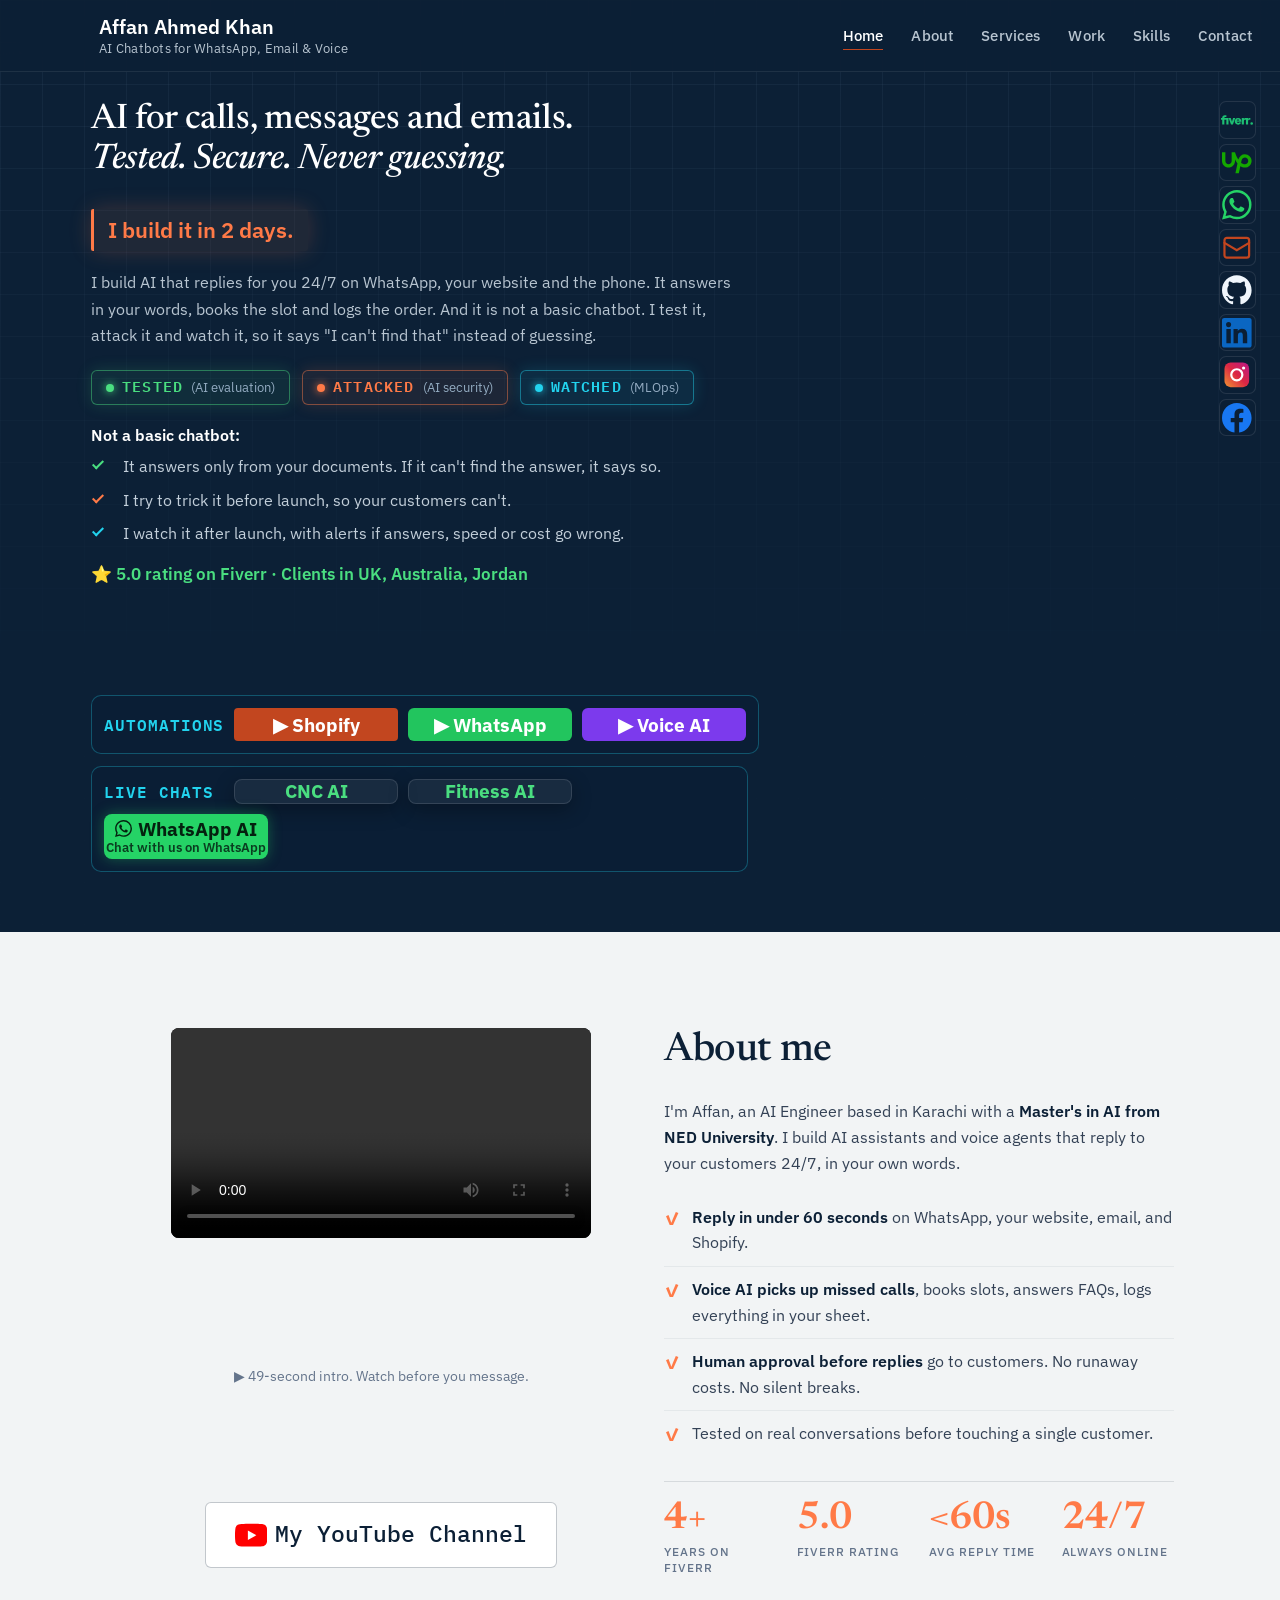
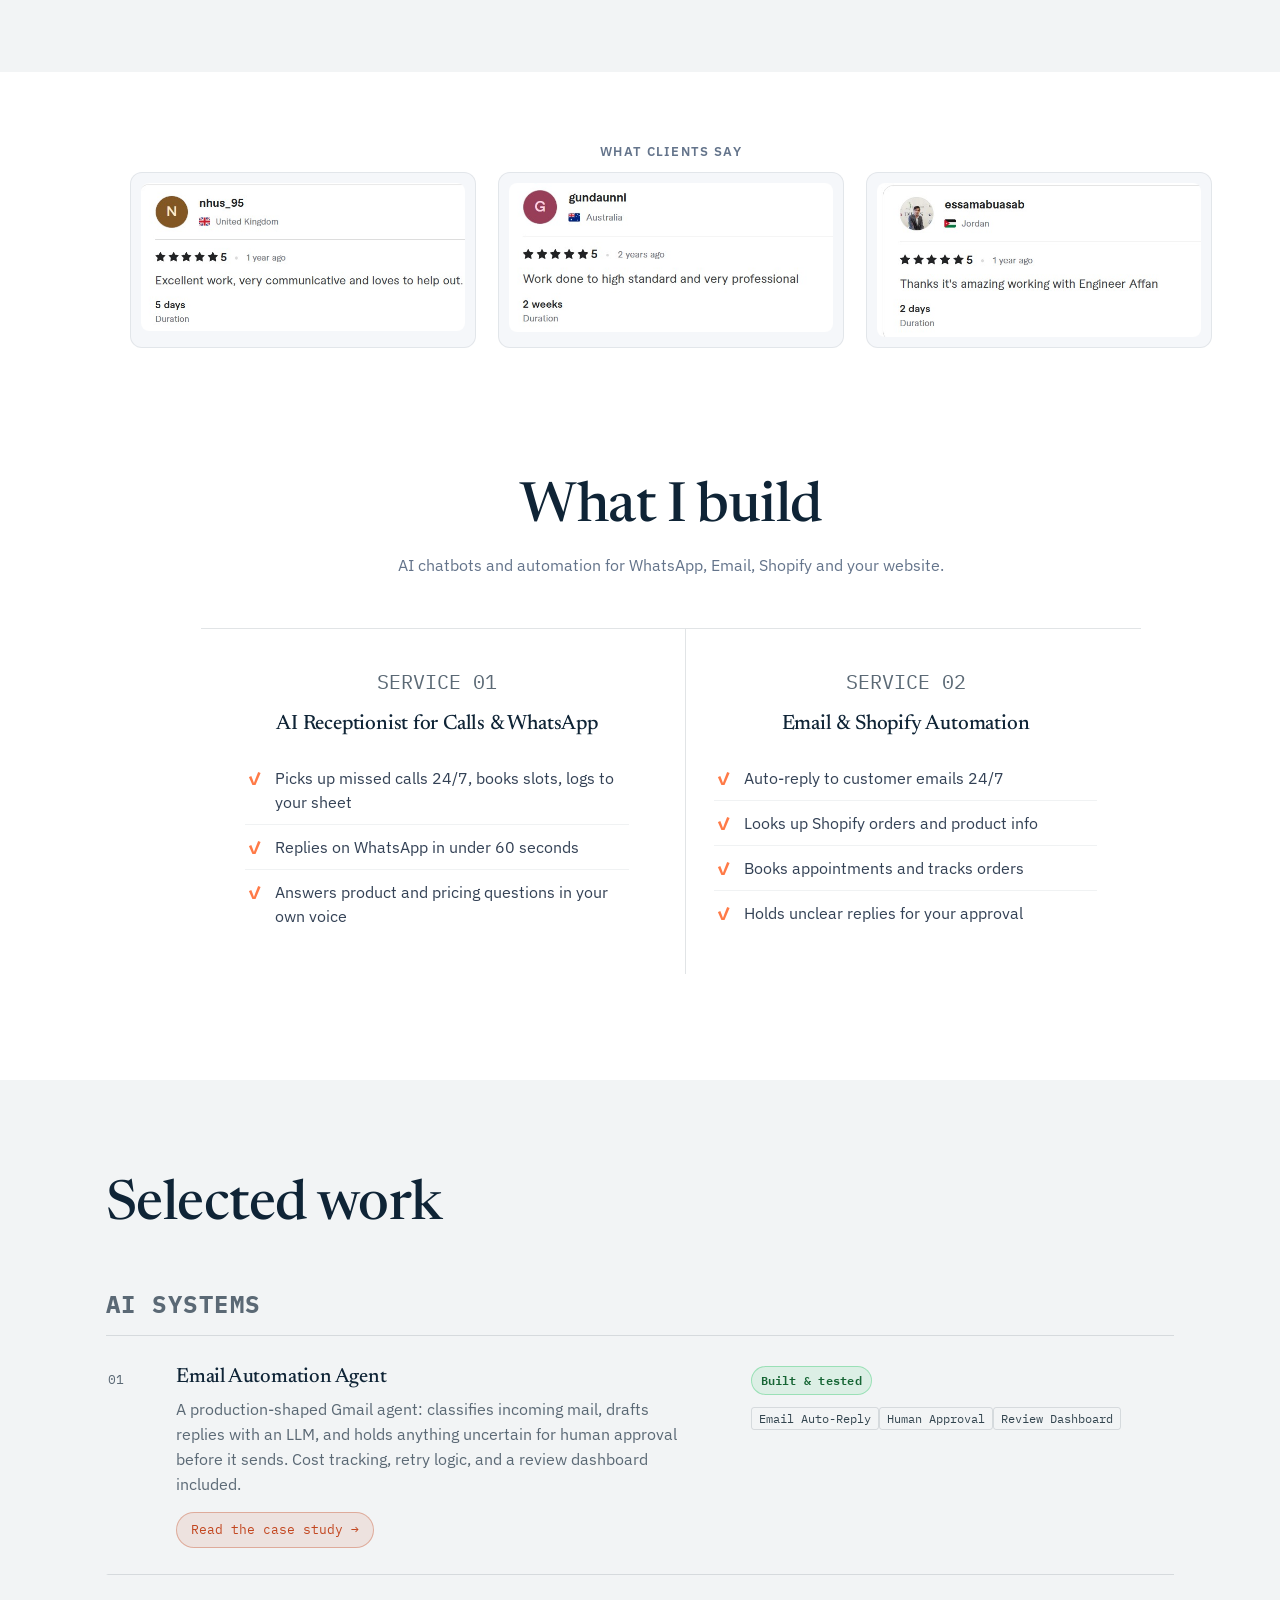
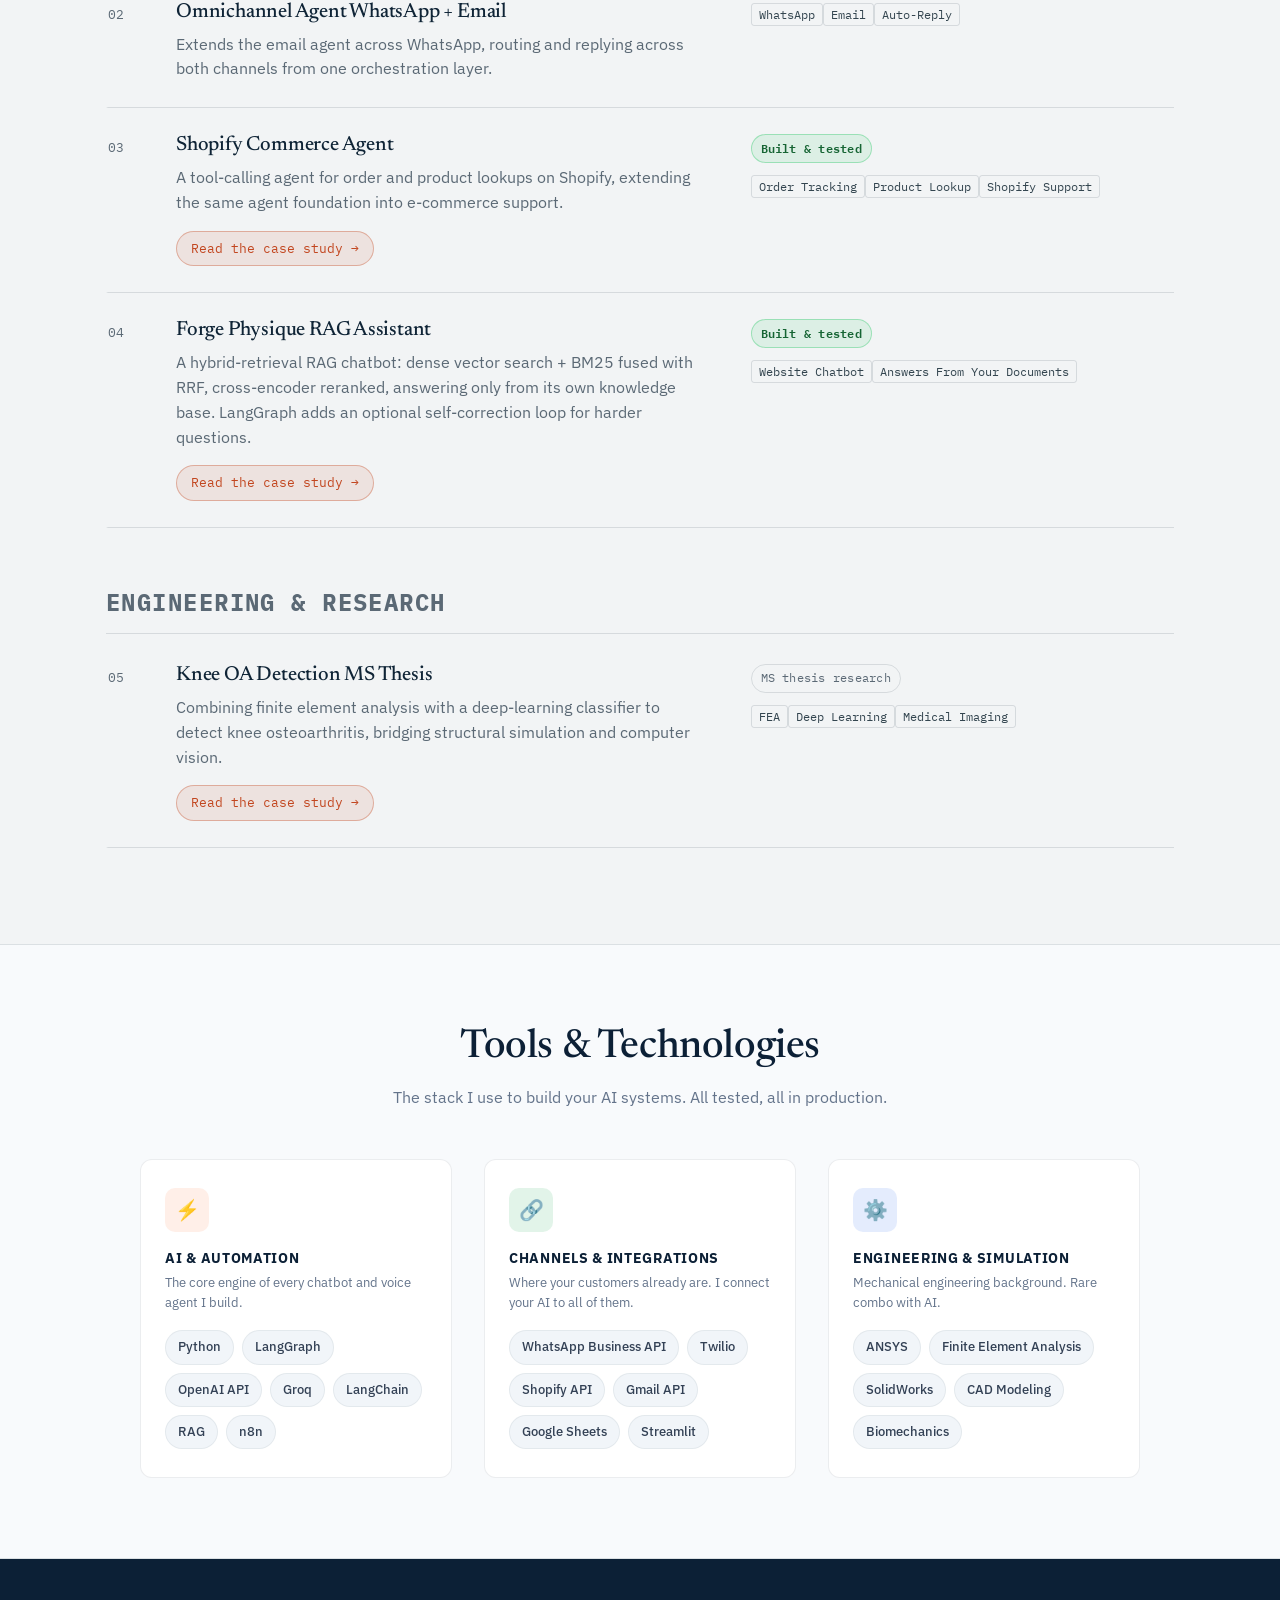
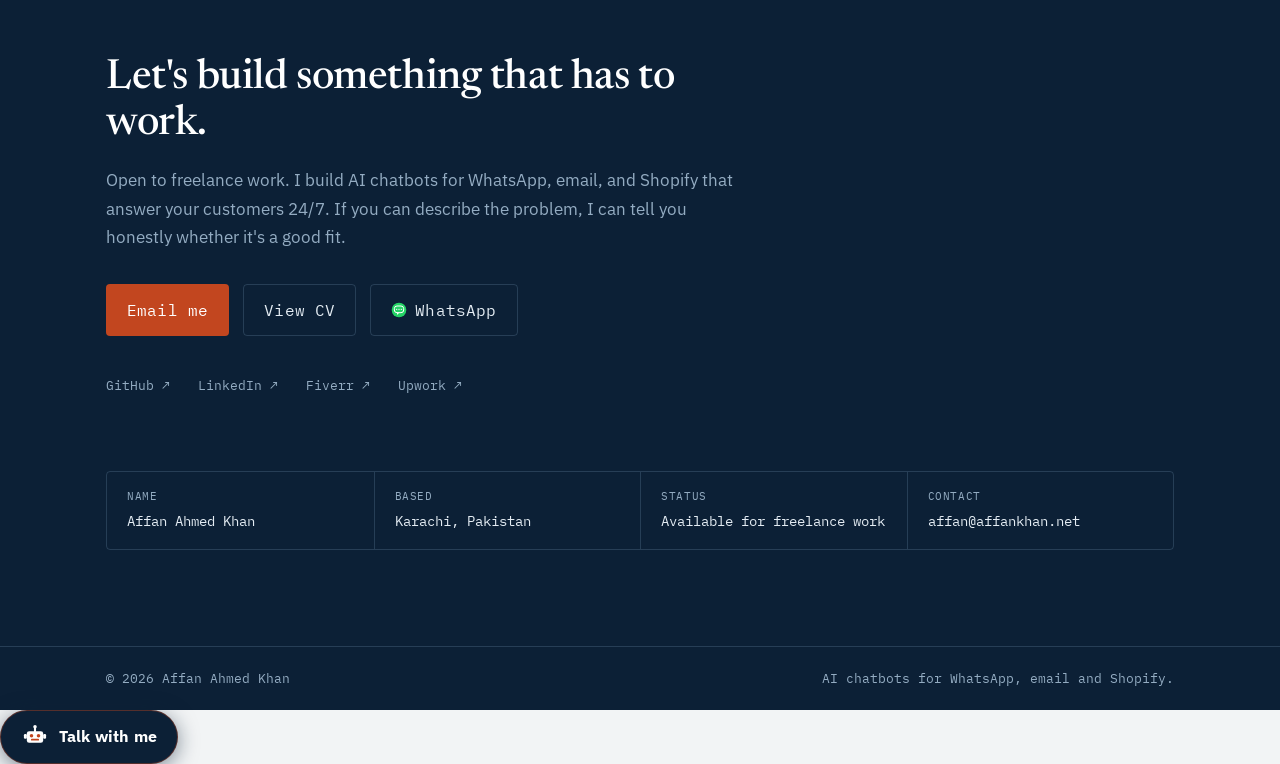
<file: index.html>
<!DOCTYPE html>
<html lang="en">
<head>
  <!-- Google tag (gtag.js) -->
<script async src="https://www.googletagmanager.com/gtag/js?id=G-0XQG3HQ46S"></script>
<script>
  window.dataLayer = window.dataLayer || [];
  function gtag(){dataLayer.push(arguments);}
  gtag('js', new Date());
  gtag('config', 'G-0XQG3HQ46S');
</script>
<meta charset="UTF-8">
<meta name="viewport" content="width=device-width, initial-scale=1">
<title>Affan Ahmed Khan  — AI Engineer</title>
<meta name="description" content="Affan Ahmed Khan  — AI engineer. AI chatbots and a voice assistant that answer your customers on WhatsApp, email, Shopify and phone calls, 24/7.">
<meta property="og:type" content="website">
<meta property="og:title" content="Affan Ahmed Khan  — AI Engineer">
<meta property="og:description" content="AI chatbots for WhatsApp, email and Shopify.">
<meta property="og:url" content="https://affankhan.net">
<meta name="twitter:card" content="summary">
<meta property="og:image" content="https://affankhan.net/og-affan.jpg"> <meta property="og:image:width" content="1200"> <meta property="og:image:height" content="630"> <meta property="og:image:alt" content="Affan Ahmed Khan, AI Engineer">
<link rel="preconnect" href="https://fonts.googleapis.com">
<link rel="preconnect" href="https://fonts.gstatic.com" crossorigin>
<link href="https://fonts.googleapis.com/css2?family=Newsreader:ital,wght@0,400;0,500;0,600;1,400;1,500&family=IBM+Plex+Sans:wght@400;500;600&family=IBM+Plex+Mono:wght@400;500&display=swap" rel="stylesheet">

<link rel="stylesheet" href="style.css">

<link rel="icon" href="data:image/svg+xml,<svg xmlns='http://www.w3.org/2000/svg' viewBox='0 0 32 32'><rect width='32' height='32' fill='%230C2036'/><circle cx='16' cy='16' r='9' fill='none' stroke='%23C2461F' stroke-width='2'/><line x1='16' y1='3' x2='16' y2='9' stroke='%23E4ECF3' stroke-width='2'/><line x1='16' y1='23' x2='16' y2='29' stroke='%23E4ECF3' stroke-width='2'/></svg>">

<style>
  /* ============================================================
     Page-scoped overrides — index.html only. style.css itself is
     out of scope this round, so anything that needs fixing purely
     on this page is handled here. This block loads after style.css,
     so same-specificity rules below win by normal cascade order —
     no !important needed, and nothing in style.css has to change.
     ============================================================ */

  /* Hero right-block alignment: the grid was centering hero__visual
     against hero__copy (which is taller), so the photo floated
     mid-height instead of lining up with the top of the headline.
     "start" matches how the case-study hero grids already align.
     The column ratio is also shifted toward the visual side — the
     photo is flex:1 (it eats whatever the grid gives that column)
     and the panel is a fixed 178px, so widening this column feeds
     entirely into the photo. Tuned for ~1.2x the photo's old size
     at desktop widths; it scales down proportionally on narrower
     screens same as before, and mobile still uses its own 260px
     stacked layout below 760px. */
   @media (min-width: 761px) { .hero .wrap { grid-template-columns: 1fr; margin-left: 35px; } }
   @media (max-width: 760px) { .hero .wrap { grid-template-columns: 1fr; margin-left: 0; } }
  .hero__visual { order: 0; }
  .hero__photo-wrap { aspect-ratio: 4 / 3; max-width: 480px; flex: 0 0 auto; }
  .about__photo { width: 100%; max-width: 420px; border-radius: 8px; }
  /* about overrides moved into inline styles — kept commented for reference */
  /* .about__intro { font-size: 1.5em !important; } */
  /* .about__heading { font-size: 2em !important; } */
    .about__photo-col { display: flex; flex-direction: column; align-items: center; justify-content: space-between; gap: 12px; height: 100%; padding-left: 40px; }
  @media (max-width: 760px) { 
    .about__photo-col { padding-left: 0; height: auto; } 
    .about .wrap { grid-template-columns: 1fr !important; gap: 24px !important; }
  }
  .yt-btn { font-size: 30.5px !important; padding: 19.4px 34.8px !important; }
  .yt-btn__icon { width: 32.4px !important; height: 32.4px !important; }
  .cb-btn { height: 31.36px !important; box-sizing: border-box !important; padding: 0 8px !important; display: flex !important; justify-content: center !important; align-items: center !important; text-align: center !important; }  
  .about__body p { text-align: left !important; }
  .sheet p { text-align: left !important; }
  .yt-btn { display: inline-flex !important; align-items: center !important; gap: 8px !important; color: #0C2036 !important; background: #ffffff !important; border: 1px solid rgba(12,32,54,0.25) !important; border-radius: 6px !important; text-decoration: none !important; padding: 14.4px 28.8px !important; font-size: 22.5px !important; }
  .yt-btn__icon { width: 32.4px !important; height: 32.4px !important; }
  #chatbots-panel { flex: 0 0 auto; max-width: 480px; }

  /* YouTube button: was stretched to the full row width, read as an
     oversized bar. Sized to its own content, and left-aligned so it
     sits directly under the photo instead of centered under the
     whole row — toned down a step so it stays secondary to the
     chat card. */
  .yt-btn {
    display: inline-flex;
    align-self: center;
    width: auto;
    padding: 8px 16px;
    font-size: 12.5px;
    margin-top: -4px;
  }
  .yt-btn__icon { width: 18px; height: 18px; }

    /* "My Chatbots" heading, bumped to 1.4x its old 12.5px. */
    .cb-heading { font-size: 15.75px; color: #22D3EE; letter-spacing: 0.06em; }
    .hero__name { text-wrap: balance; }

  /* .hero__row { gap: 70px; } */

  /* Readability pass: raising label-tier text that was sitting
     under 13px. .hero__eyebrow is untouched — it keeps its own
     15px because it's never inside a .section-head. */
  .brand { font-size: 22.2px; white-space: nowrap; }
  .site-nav__list a { font-size: 14.99px; } @media (min-width: 901px) { .site-header .wrap { align-items: last baseline !important; } }
  .brand small { font-size: 16.25px; display: block !important; }
    /* .brand small { font-size: 16.25px; display: inline !important; } */
  .site-nav { margin-left: 95px; }
    @media (min-width: 901px) { .site-nav { margin-left: 10px; } }
  .status-pill { font-size: 13px; }
  .spec-strip__label { font-size: 12.5px; }
  .section-head .eyebrow { font-size: 13.5px; }
  .services .eyebrow { font-size: 14px !important; font-family: 'IBM Plex Sans', sans-serif !important; letter-spacing: 0.1em !important; text-transform: uppercase !important; color: #C2461F !important; }
  .work .eyebrow { font-size: 14px !important; font-family: 'IBM Plex Sans', sans-serif !important; letter-spacing: 0.1em !important; text-transform: uppercase !important; color: #C2461F !important; }
  .sheet__no { font-size: 16.9px; }
  .about__eyebrow, .services .section-head .eyebrow, .work .section-head .eyebrow, .skills .section-head .eyebrow { display: none !important; }
  .sheet h3 { font-size: 1.3em !important; }
  .project__status { font-size: 12px; }
  .project__tags span { font-size: 12px; }
  .skill-group__label { font-size: 13px; }
  .tag-list span { font-size: 14px; padding: 7px 11px; }
  .title-block__cell dt { font-size: 11px; }
  .title-block__cell dd { font-size: 14px; }
  .site-footer p { font-size: 12.5px; }

  /* Darker "Built & tested" pill — the old green (#22C55E on a
     pale green wash) sat around 1.9:1 contrast. This reads clearly
     at roughly 6:1. */
  .project__status--live {
    color: #166534;.cb-btn { height: 31.36px !important;
    background: rgba(22, 101, 52, 0.10);
    border-color: rgba(22, 101, 52, 0.35);
  }
    @media (min-width: 761px) { .site-header .wrap { justify-content: flex-start; gap: 20px; margin-left: 0; } }
    @media (max-width: 760px) { .site-header .wrap { justify-content: flex-start; gap: 20px; margin-left: 0; } }
  /* .site-nav { margin-left:299px; } */
  .hero__copy { text-align: left; }
  .hero__lede { font-size: 1.3em; text-align: justify !important; }
  .hero__role { white-space: normal; text-wrap: balance; }
  .hero__name { width: 700px; max-width: 100%; } @media (min-width: 901px) { .hero__name { margin-top: -36px; } }
  .hero__role, .hero__lede { width: 700px; max-width: 100%; }
  .hero__role { max-width: 980px; }
  @media (min-width: 981px) { .hero__name, .hero__role { text-align: left; text-align-last: auto; } } @media (max-width: 760px) { .hero__lede, .about__body p, .sheet p { text-align: left !important; } }
  
</style>
</head>
<body>
<div id="cursor-dot"></div>
<div id="cursor-ring"></div>
<!-- <a class="skip-link" href="#main">Skip to content</a> -->

<style>
  /* ============================================
     HEADER — clean, smaller, professional
     Desktop + Tablet + Mobile tested spec
     ============================================ */
  .site-header {
    padding: 14px 0 !important;
  }
  .site-header .wrap {
    display: flex !important;
    align-items: center !important;
    justify-content: space-between !important;
    gap: 24px !important;
    max-width: 1280px !important;
    margin: 0 auto !important;
    padding: 0 28px 0 110px !important;
  }
  .brand {
    display: flex !important;
    align-items: center !important;
    gap: 10px !important;
    text-decoration: none !important;
    color: #FFFFFF !important;
    white-space: nowrap !important;
  }
  .brand__initials { width: 30px !important; height: 30px !important; font-size: 13px !important; }
  .brand span {
    display: flex !important;
    flex-direction: column !important;
    line-height: 1.25 !important;
  }
  .brand span strong {
    font-family: 'IBM Plex Sans', sans-serif !important;
    font-size: 20px !important;
    font-weight: 600 !important;
    color: #FFFFFF !important;
    letter-spacing: 0 !important;
    white-space: nowrap !important;
  }
  .brand small {
    font-family: 'IBM Plex Sans', sans-serif !important;
    font-size: 13px !important;
    font-weight: 400 !important;
    color: #B8C5D1 !important;
    letter-spacing: 0.02em !important;
    margin-top: 2px !important;
    white-space: nowrap !important;
  }
  .site-nav { margin-left: auto !important; }
  .site-nav__list {
    display: flex !important;
    gap: 28px !important;
    list-style: none !important;
    margin: 0 !important;
    padding: 0 !important;
  }
  .site-nav__list a {
    font-family: 'IBM Plex Sans', sans-serif !important;
    font-size: 15px !important;
    font-weight: 500 !important;
    color: #B8C5D1 !important;
    text-decoration: none !important;
    transition: color 0.15s ease !important;
    padding: 4px 0 !important;
  }
  .site-nav__list a:hover,
  .site-nav__list a.is-active {
    color: #FFFFFF !important;
  }

  /* TABLET */
  @media (max-width: 1024px) {
    .site-nav__list { gap: 20px !important; }
    .site-nav__list a { font-size: 14px !important; }
    .brand span strong { font-size: 18px !important; }
    .brand small { font-size: 12px !important; }
  }

  /* MOBILE */
  @media (max-width: 760px) {
    .site-header .wrap { padding: 0 16px !important; gap: 12px !important; }
    .brand__initials { width: 30px !important; height: 30px !important; font-size: 13px !important; }
    .brand span strong { font-size: 16px !important; }
    .brand small { font-size: 11px !important; white-space: normal !important; }
    .site-nav { display: none !important; }
    .nav-toggle { display: flex !important; margin-left: auto !important; }
  }
</style>

<header class="site-header" id="siteHeader">
  <div class="wrap">
    <a class="brand" href="#top">
      
      <span>
        <strong>Affan Ahmed Khan</strong>
        <small>AI Chatbots for WhatsApp, Email &amp; Voice</small>
      </span>
    </a>

    <nav class="site-nav" aria-label="Primary">
      <ul class="site-nav__list">
        <li><a href="#top">Home</a></li>
        <li><a href="#about">About</a></li>
        <li><a href="#services">Services</a></li>
        <li><a href="#work">Work</a></li>
        <li><a href="#skills">Skills</a></li>
        <li><a href="#contact">Contact</a></li>
      </ul>
    </nav>

    <button class="nav-toggle" id="navToggle" aria-label="Toggle menu" aria-expanded="false" aria-controls="siteHeader">
      <span></span><span></span><span></span>
    </button>
  </div>
</header>

<main id="main">

  <!-- ===================== HERO ===================== -->
  <section class="hero" id="top">
    <div class="wrap">
      <div class="hero__copy">
        <!-- <p class="eyebrow hero__eyebrow">Karachi, Pakistan · Remote / Freelance</p> -->
        <style>
  /* HERO TYPOGRAPHY — desktop + tablet + mobile */
  .hero__copy {
    text-align: left !important;
    max-width: 720px;
  }
  .hero__name {
    font-family: 'Newsreader', Georgia, serif;
    font-size: clamp(1.75rem, 3.8vw, 3rem) !important;
    font-weight: 500 !important;
    line-height: 1.15 !important;
    letter-spacing: -0.01em;
    color: #FFFFFF !important;
    width: 100% !important;
    max-width: 720px !important;
    text-align: left !important;
    text-align-last: left !important;
    text-wrap: balance !important;
    hyphens: none !important;
    margin: 0 0 28px 0 !important;
    word-spacing: normal !important;
  }
  .hero__role {
    font-family: 'IBM Plex Sans', system-ui, sans-serif;
    font-size: clamp(1.1rem, 1.8vw, 1.35rem) !important;
    font-weight: 600 !important;
    line-height: 1.4 !important;
    color: #FF7A47 !important;
    width: auto !important;
    max-width: 720px !important;
    text-align: left !important;
    text-align-last: left !important;
    white-space: normal !important;
    text-wrap: balance;
    margin: 0 0 18px 0 !important;
    display: inline-block !important;
    padding: 6px 14px !important;
    background: rgba(255, 122, 71, 0.08) !important;
    border-left: 3px solid #FF7A47 !important;
    border-radius: 2px !important;
    word-spacing: normal !important;
  }
  .hero__lede {
    font-family: 'IBM Plex Sans', system-ui, sans-serif;
    font-size: clamp(1rem, 1.25vw, 1.15rem) !important;
    font-weight: 400 !important;
    line-height: 1.65 !important;
    color: #B8C5D1 !important;
    width: 100% !important;
    max-width: 640px !important;
    text-align: left !important;
    text-align-last: left !important;
    margin: 0 0 28px 0 !important;
    word-spacing: normal !important;
  }
  @media (max-width: 760px) {
    .hero__copy { max-width: 100% !important; padding: 0 4px !important; }
    .hero__name { font-size: 1.75rem !important; line-height: 1.2 !important; margin-bottom: 16px !important; }
    .hero__role { font-size: 1rem !important; padding: 5px 10px !important; margin-bottom: 14px !important; max-width: 100% !important; }
    .hero__lede { font-size: 0.95rem !important; line-height: 1.55 !important; max-width: 100% !important; margin-bottom: 20px !important; }
  }
</style>

<h1 class="hero__name">AI for calls, messages and emails.<br><em>Tested. Secure. Never guessing.</em></h1>

<p class="hero__role">I build it in 2 days.</p>

<p class="hero__lede">I build AI that replies for you 24/7 on WhatsApp, your website and the phone. It answers in your words, books the slot and logs the order. And it is not a basic chatbot. I test it, attack it and watch it, so it says "I can't find that" instead of guessing.</p>

<div class="hero-badges">
          <span class="hero-badge hb-green"><i></i><b>TESTED</b>(AI evaluation)</span>
          <span class="hero-badge hb-orange"><i></i><b>ATTACKED</b>(AI security)</span>
          <span class="hero-badge hb-cyan"><i></i><b>WATCHED</b>(MLOps)</span>
        </div>
        <p class="hero-list-title">Not a basic chatbot:</p>
        <ul class="hero-list">
          <li class="hb-green">It answers only from your documents. If it can't find the answer, it says so.</li>
          <li class="hb-orange">I try to trick it before launch, so your customers can't.</li>
          <li class="hb-cyan">I watch it after launch, with alerts if answers, speed or cost go wrong.</li>
        </ul>
        <p style="font-family:'IBM Plex Sans',sans-serif;font-size:1.05rem;color:#4ADE80;font-weight:600;margin:0 0 28px 0;">⭐ 5.0 rating on Fiverr · Clients in UK, Australia, Jordan</p>
        <div class="hero__actions" style="display:flex;flex-direction:column;gap:14px;width:190px;position:fixed;top:110px;right:25px;margin-top:0;z-index:50;background:#0a1e35;border:1px solid rgba(34,211,238,0.3);border-radius:10px;padding:12px;">
          <!-- <a class="btn btn--solid" href="#contact" style="font-size:1.5rem !important;">Start with 50 $</a>
          
          <a class="btn" href="https://www.youtube.com/watch?v=9uEfH8zFgsc&feature=youtu.be"
            target="_blank" rel="noopener"
            style="background:#22c55e;color:#fff;border:none;display:inline-flex;align-items:center;gap:7px;border-radius:6px;padding:10px 20px;font-weight:600;text-decoration:none;font-size:1.rem;">
            <svg width="18" height="18" viewBox="0 0 24 24" fill="currentColor"><path d="M17.472 14.382c-.297-.149-1.758-.867-2.03-.967-.273-.099-.471-.148-.67.15-.197.297-.767.966-.94 1.164-.173.199-.347.223-.644.075-.297-.15-1.255-.463-2.39-1.475-.883-.788-1.48-1.761-1.653-2.059-.173-.297-.018-.458.13-.606.134-.133.298-.347.446-.52.149-.174.198-.298.298-.497.099-.198.05-.371-.025-.52-.075-.149-.669-1.612-.916-2.207-.242-.579-.487-.5-.669-.51-.173-.008-.371-.01-.57-.01-.198 0-.52.074-.792.372-.272.297-1.04 1.016-1.04 2.479 0 1.462 1.065 2.875 1.213 3.074.149.198 2.096 3.2 5.077 4.487.709.306 1.262.489 1.694.625.712.227 1.36.195 1.871.118.571-.085 1.758-.719 2.006-1.413.248-.694.248-1.289.173-1.413-.074-.124-.272-.198-.57-.347m-5.421 7.403h-.004a9.87 9.87 0 01-5.031-1.378l-.361-.214-3.741.982.998-3.648-.235-.374a9.86 9.86 0 01-1.51-5.26c.001-5.45 4.436-9.884 9.888-9.884 2.64 0 5.122 1.03 6.988 2.898a9.825 9.825 0 012.893 6.994c-.003 5.45-4.437 9.884-9.885 9.884m8.413-18.297A11.815 11.815 0 0012.05 0C5.495 0 .16 5.335.157 11.892c0 2.096.547 4.142 1.588 5.945L.057 24l6.305-1.654a11.882 11.882 0 005.683 1.448h.005c6.554 0 11.89-5.335 11.893-11.893a11.821 11.821 0 00-3.48-8.413z"/></svg>
            See WhatsApp Automation Demo
          </a> -->



          <p class="cb-heading" style="white-space:nowrap;">Automations</p><a class="btn btn--solid" href="#" onclick="document.getElementById('shopify-modal').style.display='flex';document.querySelector('#shopify-modal video').play();gtag('event','cta_click',{button:'start_project'});return false;"style="font-size:1.2rem;justify-content:center;text-align:center;width:380px;box-sizing:border-box;">▶ Shopify</a>
          <button onclick="document.getElementById('wa-modal').style.display='flex';document.querySelector('#wa-modal video').play();gtag('event','cta_click',{button:'whatsapp_demo'})"
            style="background:#22c55e;color:#fff;border:none;cursor:pointer;display:inline-flex;align-items:center;gap:7px;border-radius:6px;padding:10px 20px;font-weight:600;font-size:1.2rem;font-family:inherit;justify-content:center;text-align:center;width:380px;box-sizing:border-box;">
            
            

            ▶ WhatsApp</button><button onclick="document.getElementById('voice-modal').style.display='flex';document.querySelector('#voice-modal video').play();gtag('event','cta_click',{button:'voice_demo'})" style="background:#7c3aed;color:#fff;border:none;cursor:pointer;display:inline-flex;align-items:center;gap:7px;border-radius:6px;padding:10px 20px;font-weight:600;font-size:1.2rem;font-family:inherit;justify-content:center;text-align:center;width:380px;box-sizing:border-box;">▶ Voice AI
          </button>
        </div>
      </div>
<!-- Shopify demo video modal -->
<div id="shopify-modal" onclick="if(event.target===this){this.style.display='none';this.querySelector('video').pause()}"
  style="display:none;position:fixed;inset:0;background:rgba(0,0,0,0.82);z-index:9999;align-items:center;justify-content:center;padding:20px;">
  <div style="position:relative;max-width:860px;width:100%;">
    <button onclick="document.getElementById('shopify-modal').style.display='none';this.closest('div').querySelector('video').pause()"
      style="position:absolute;top:-38px;right:0;background:none;border:none;color:#fff;font-size:1.6rem;cursor:pointer;">✕</button>
    <video controls style="width:100%;border-radius:10px;display:block;"
      src="best_shopy_agent.mp4">
    </video>
  </div>
</div>
<div id="wa-modal" onclick="if(event.target===this){this.style.display='none';this.querySelector('video').pause()}"
  style="display:none;position:fixed;inset:0;background:rgba(0,0,0,0.82);z-index:9999;align-items:center;justify-content:center;padding:20px;">
  <div style="position:relative;max-width:860px;width:100%;">
    <button onclick="document.getElementById('wa-modal').style.display='none';this.closest('div').querySelector('video').pause()"
      style="position:absolute;top:-38px;right:0;background:none;border:none;color:#fff;font-size:1.6rem;cursor:pointer;">✕</button>
    <video controls style="width:100%;border-radius:10px;display:block;"
      src="https://raw.githubusercontent.com/Affandatasci/affan-website/main/whatsapp-demo.mp4">
    </video>
  </div>
</div>


        </div>
      </div>


<!-- 
      <div class="hero__visual">

        <div class="hero__photo-wrap">
          <img class="hero-mesh" src="affan_profile_picture.jpeg" alt="Affan Ahmed Khan Khan">
          </div>
       

         <a class="yt-btn" href="https://www.youtube.com/@Affan_Agentic_AI" target="_blank" rel="noopener"> -->
          


    </div>
  </section>


  <style>
    .hero__name { font-size: clamp(1.75rem, 3.5vw, 2.2rem) !important; }
    .hero__name em { font-style: italic; font-weight: 500; }
    .hero__role { box-shadow: 0 0 22px rgba(255, 122, 71, 0.2); }
    .hero-badges { display: flex; flex-wrap: wrap; gap: 12px; margin: -6px 0 18px 0; }
    .hero-badge { display: inline-flex; align-items: center; gap: 8px; padding: 9px 14px; border-radius: 6px; border: 1px solid var(--bc); background: var(--bg); box-shadow: 0 0 16px var(--gl); font-family: 'IBM Plex Sans', system-ui, sans-serif; font-size: 0.82rem; line-height: 1; color: #94ACC2; }
    .hero-badge i { width: 8px; height: 8px; border-radius: 50%; background: var(--c); box-shadow: 0 0 8px var(--c); }
    .hero-badge b { font-family: 'IBM Plex Mono', monospace; font-size: 0.92rem; font-weight: 600; letter-spacing: 0.08em; color: var(--c); }
    .hb-green { --c: #4ADE80; --bc: rgba(74, 222, 128, 0.45); --bg: rgba(74, 222, 128, 0.07); --gl: rgba(74, 222, 128, 0.16); }
    .hb-orange { --c: #FF7A47; --bc: rgba(255, 122, 71, 0.45); --bg: rgba(255, 122, 71, 0.07); --gl: rgba(255, 122, 71, 0.16); }
    .hb-cyan { --c: #22D3EE; --bc: rgba(34, 211, 238, 0.45); --bg: rgba(34, 211, 238, 0.07); --gl: rgba(34, 211, 238, 0.16); }
    .hero-list-title { margin: 0 0 7px 0; font-family: 'IBM Plex Sans', system-ui, sans-serif; font-size: 1rem; font-weight: 600; color: #FFFFFF; }
    .hero-list { list-style: none; margin: 0 0 16px 0; padding: 0; }
    .hero-list li { position: relative; margin: 0 0 11px 0; padding-left: 32px; font-family: 'IBM Plex Sans', system-ui, sans-serif; font-size: 0.98rem; line-height: 1.45; color: #C3CFDA; }
    .hero-list li::before { content: ''; position: absolute; left: 4px; top: 3px; width: 6px; height: 11px; border: solid var(--c); border-width: 0 2px 2px 0; transform: rotate(45deg); }
    @media (max-width: 760px) {
      .hero__name { font-size: 1.55rem !important; }
      .hero-badges { gap: 8px; }
      .hero-badge { padding: 8px 10px; font-size: 0.74rem; }
      .hero-badge b { font-size: 0.8rem; }
      .hero-list li { font-size: 0.92rem; }
    }
    #hero-demo-slot { display: flex; flex-direction: column; gap: 12px; align-items: flex-start; margin-top: 108px; }
    @media (min-width: 901px) {
      #hero-demo-slot .hero__actions, #hero-demo-slot #chatbots-panel { display: flex !important; flex-direction: row !important; flex-wrap: wrap !important; align-items: center !important; gap: 10px !important; width: auto !important; max-width: 100% !important; }
      #hero-demo-slot .hero__actions .cb-heading, #hero-demo-slot #chatbots-panel .cb-heading { flex: 0 0 120px !important; margin: 0 !important; white-space: nowrap; }
      #hero-demo-slot .hero__actions > a, #hero-demo-slot .hero__actions > button, #hero-demo-slot #chatbots-panel > a { flex: 0 0 164px !important; width: 164px !important; }
    }
    #hero-demo-slot .hero__actions, #hero-demo-slot #chatbots-panel { position: static !important; margin: 0 !important; }
    @media (max-width: 900px) {
      #hero-demo-slot { display: block; margin-top: 16px; }
      #hero-demo-slot .hero__actions, #hero-demo-slot #chatbots-panel { margin: 0 0 16px 0 !important; }
    }
  </style>
  <script>
    document.addEventListener('DOMContentLoaded', function () {
      var a = document.querySelector('.hero__actions');
      var c = document.getElementById('chatbots-panel');
      if (!a) return;
      var slot = document.createElement('div');
      slot.id = 'hero-demo-slot';
      a.parentNode.insertBefore(slot, a);
      slot.appendChild(a);
      if (c) slot.appendChild(c);
    });
  </script>
  <script>
    (function () {
      function y(e) { var t = 0; while (e) { t += e.offsetTop; e = e.offsetParent; } return t; }
      function fit() {
        var L = document.getElementById('left-links'), h = document.querySelector('.hero__name'),
            l = document.querySelector('.hero__lede'), ps = document.querySelectorAll('.hero__copy p'), r = null, i;
        for (i = 0; i < ps.length; i++) { if (/5\.0 rating/.test(ps[i].textContent)) { r = ps[i]; break; } }
        if (!r && l) r = l.nextElementSibling;
        var a = L ? L.querySelector('a') : null;
        if (!L || !h || !r || !a || !L.offsetHeight) return;
        var lh = parseFloat(getComputedStyle(h).lineHeight) || h.offsetHeight / 2,
            c1 = y(h) + lh / 2,
            b2 = y(r) + r.offsetHeight,
            k = Math.min(1, Math.max(0.5, (b2 - c1) / (L.offsetHeight - a.offsetHeight / 2)));
        L.style.transform = 'scale(' + k + ')';
        L.style.top = (c1 - a.offsetHeight * k / 2) + 'px';
      }
      document.addEventListener('DOMContentLoaded', function () {
        fit();
        var c = document.querySelector('.hero__copy');
        if (window.ResizeObserver && c) new ResizeObserver(fit).observe(c);
      });
      window.addEventListener('load', fit);
      window.addEventListener('resize', fit);
      if (document.fonts && document.fonts.ready) document.fonts.ready.then(fit);
    })();
    </script>
    <!-- OLD SECOND SCREEN (switched off) --><!--
  <style>
    .hero { min-height: 100vh; min-height: 100svh; }
    .demos { background: var(--blue-900); padding-block: 40px; min-height: 100vh; min-height: 100svh; display: flex; align-items: center; }
    .demos .wrap { width: 100%; }
    #demo-slot { display: flex; flex-wrap: wrap; gap: 24px; justify-content: center; align-items: flex-start; }
    #demo-slot .hero__actions, #demo-slot #chatbots-panel { position: static !important; margin: 0 !important; }
    @media (max-width: 900px) {
      #demo-slot { display: block; }
      #demo-slot .hero__actions, #demo-slot #chatbots-panel { margin: 0 auto 16px !important; }
    }
  </style>
  <section class="demos" id="demos">
    <div class="wrap">
      <div id="demo-slot"></div>
    </div>
  </section>
  <script>
    document.addEventListener('DOMContentLoaded', function () {
      var slot = document.getElementById('demo-slot');
      var a = document.querySelector('.hero__actions');
      var c = document.getElementById('chatbots-panel');
      if (slot && a) slot.appendChild(a);
      if (slot && c) slot.appendChild(c);
    });
  </script>

  <!-- ===================== ABOUT (third screen) ===================== -->
  <section class="about" id="about">
    <div class="wrap" style="display:grid; grid-template-columns:1fr 1fr; gap:48px; align-items:stretch;">
            <div class="about__photo-col">
        <video class="about__photo" src="personl_vid.mp4" controls playsinline preload="metadata" aria-label="Video of Affan Ahmed Khan" style="display:block;background:#000;max-height:80vh;"></video>
<p style="font-family:'IBM Plex Sans',sans-serif;font-size:14px;color:#64748B;margin:10px 0 0 0;text-align:center;max-width:420px;">▶ 49-second intro. Watch before you message.</p>
        <a class="yt-btn" href="https://www.youtube.com/@Affan_Agentic_AI" target="_blank" rel="noopener">
          <svg class="yt-btn__icon" viewBox="0 0 24 24" xmlns="http://www.w3.org/2000/svg" aria-hidden="true">
            <path fill="#FF0000" d="M23.498 6.186a3.016 3.016 0 0 0-2.122-2.136C19.505 3.545 12 3.545 12 3.545s-7.505 0-9.377.505A3.017 3.017 0 0 0 .502 6.186C0 8.07 0 12 0 12s0 3.93.502 5.814a3.016 3.016 0 0 0 2.122 2.136c1.871.505 9.376.505 9.376.505s7.505 0 9.377-.505a3.015 3.015 0 0 0 2.122-2.136C24 15.93 24 12 24 12s0-3.93-.502-5.814z"/>
            <path fill="#fff" d="M9.545 15.568V8.432L15.818 12l-6.273 3.568z"/>
          </svg>
          My YouTube Channel
        </a>
      </div>
      <div class="about__body">
        <p class="eyebrow about__eyebrow">ABOUT</p>
        <h2 class="about__heading">About me</h2>
        <style>
          .about__eyebrow {
            font-family: 'IBM Plex Sans', sans-serif !important;
            font-size: 13px !important;
            font-weight: 600 !important;
            color: #C2461F !important;
            text-transform: uppercase !important;
            letter-spacing: 0.1em !important;
            margin: 0 0 10px 0 !important;
          }
          .about__heading {
            font-family: 'Newsreader', Georgia, serif !important;
            font-size: clamp(1.75rem, 3.2vw, 2.5rem) !important;
            font-weight: 500 !important;
            line-height: 1.15 !important;
            color: #0C2036 !important;
            margin: 0 0 24px 0 !important;
            text-align: left !important;
          }
          .about__intro {
            font-family: 'IBM Plex Sans', system-ui, sans-serif !important;
            font-size: clamp(1rem, 1.2vw, 1.125rem) !important;
            font-weight: 400 !important;
            line-height: 1.65 !important;
            color: #334155 !important;
            max-width: 640px !important;
            text-align: left !important;
            margin: 0 0 18px 0 !important;
            word-spacing: normal !important;
          }
          .about__intro strong {
            color: #0C2036 !important;
            font-weight: 600 !important;
          }
          .about__stats {
            display: grid !important;
            grid-template-columns: repeat(4, 1fr) !important;
            gap: 20px !important;
            margin: 40px 0 !important;
            max-width: 640px !important;
            padding: 24px 0 !important;
            border-top: 1px solid rgba(12, 32, 54, 0.12) !important;
            border-bottom: 1px solid rgba(12, 32, 54, 0.12) !important;
          }
          .about__stat-num {
            font-family: 'Newsreader', Georgia, serif !important;
            font-size: clamp(1.75rem, 3vw, 2.5rem) !important;
            font-weight: 600 !important;
            color: #FF7A47 !important;
            line-height: 1 !important;
            margin: 0 0 6px 0 !important;
          }
                    .about__bullets {
            list-style: none !important;
            padding: 0 !important;
            margin: 0 0 24px 0 !important;
            max-width: 640px !important;
          }
          .about__bullets li {
            font-family: 'IBM Plex Sans', system-ui, sans-serif !important;
            font-size: 16px !important;
            color: #334155 !important;
            line-height: 1.6 !important;
            padding: 10px 0 10px 28px !important;
            position: relative !important;
            border-bottom: 1px solid rgba(12, 32, 54, 0.06) !important;
          }
          .about__bullets li:last-child { border-bottom: none !important; }
          .about__bullets li::before {
            content: "✓";
            position: absolute;
            left: 0;
            top: 10px;
            color: #FF7A47;
            font-weight: 700;
            font-size: 18px;
          }
          .about__bullets li strong {
            color: #0C2036 !important;
            font-weight: 600 !important;
          }
          .about__stat-label {
            font-family: 'IBM Plex Sans', system-ui, sans-serif !important;
            font-size: 12px !important;
            font-weight: 500 !important;
            color: #64748B !important;
            text-transform: uppercase !important;
            letter-spacing: 0.08em !important;
            line-height: 1.3 !important;
            margin: 0 !important;
          }
          .about__built-label {
            font-family: 'IBM Plex Sans', system-ui, sans-serif !important;
            font-size: 13px !important;
            font-weight: 600 !important;
            color: #64748B !important;
            text-transform: uppercase !important;
            letter-spacing: 0.08em !important;
            margin: 0 0 16px 0 !important;
          }
          .about__built-list {
            list-style: none !important;
            padding: 0 !important;
            margin: 0 !important;
            max-width: 640px !important;
          }
          .about__built-list li {
            font-family: 'IBM Plex Sans', system-ui, sans-serif !important;
            font-size: 16px !important;
            font-weight: 500 !important;
            color: #334155 !important;
            line-height: 1.5 !important;
            padding: 8px 0 !important;
          }
          .about__built-list li strong {
            color: #0C2036 !important;
            font-weight: 600 !important;
          }
          @media (max-width: 760px) {
            .about__heading { font-size: 1.75rem !important; margin-bottom: 18px !important; }
            .about__intro { font-size: 1rem !important; }
            .about__stats { grid-template-columns: repeat(2, 1fr) !important; gap: 20px 24px !important; margin: 32px 0 !important; }
            .about__stat-num { font-size: 1.75rem !important; }
            .about__stat-label { font-size: 11px !important; }
            .about__built-list li { font-size: 15px !important; }
          }
        </style>

        

        <p class="about__intro">I'm Affan, an AI Engineer based in Karachi with a <strong>Master's in AI from NED University</strong>. I build AI assistants and voice agents that reply to your customers 24/7, in your own words.</p>

        <ul class="about__bullets">
          <li><strong>Reply in under 60 seconds</strong> on WhatsApp, your website, email, and Shopify.</li>
          <li><strong>Voice AI picks up missed calls</strong>, books slots, answers FAQs, logs everything in your sheet.</li>
          <li><strong>Human approval before replies</strong> go to customers. No runaway costs. No silent breaks.</li>
          <li>Tested on real conversations before touching a single customer.</li>
        </ul>

        <div class="about__stats">
          <div>
            <p class="about__stat-num">4+</p>
            <p class="about__stat-label">Years on Fiverr</p>
          </div>
          <div>
            <p class="about__stat-num">5.0</p>
            <p class="about__stat-label">Fiverr rating</p>
          </div>
          <div>
            <p class="about__stat-num">&lt;60s</p>
            <p class="about__stat-label">Avg reply time</p>
          </div>
          <div>
            <p class="about__stat-num">24/7</p>
            <p class="about__stat-label">Always online</p>
          </div>
        </div>

        
      </div>
    </div>
  </section>

  <!-- ===================== REVIEWS ===================== -->
  <section class="reviews" id="reviews" style="padding: 70px 0; background: #FFFFFF;">
    <div class="wrap" style="max-width: 1200px; margin: 0 auto; padding: 0 28px 0 90px;">
      <style>
        .reviews__head {
          text-align: center;
          margin-bottom: 36px;
        }
        .reviews__eyebrow {
          font-family: 'IBM Plex Sans', sans-serif !important;
          font-size: 13px !important;
          font-weight: 600 !important;
          color: #64748B !important;
          text-transform: uppercase !important;
          letter-spacing: 0.1em !important;
          margin: 0 0 10px 0 !important;
        }
        .reviews__title {
          font-family: 'Newsreader', Georgia, serif !important;
          font-size: clamp(1.75rem, 3.2vw, 2.5rem) !important;
          font-weight: 500 !important;
          color: #0C2036 !important;
          margin: 0 0 8px 0 !important;
          line-height: 1.15 !important;
        }
        .reviews__sub {
          font-family: 'IBM Plex Sans', sans-serif !important;
          font-size: 15px !important;
          color: #64748B !important;
          margin: 0 !important;
        }
        .reviews__sub a {
          color: #1dbf73 !important;
          text-decoration: none !important;
          font-weight: 600 !important;
        }
        .reviews__sub a:hover { text-decoration: underline !important; }
        .reviews__grid {
          display: grid;
          grid-template-columns: repeat(3, 1fr);
          gap: 22px;
          max-width: 1100px;
          margin: 0 auto;
        }
        .review-card {
          background: #F5F7FA;
          border: 1px solid rgba(12, 32, 54, 0.08);
          border-radius: 12px;
          padding: 10px;
          display: flex;
          flex-direction: column;
          transition: transform 0.2s ease, box-shadow 0.2s ease;
        }
        .review-card:hover {
          transform: translateY(-3px);
          box-shadow: 0 8px 24px rgba(12, 32, 54, 0.08);
        }
        .review-card__img {
          width: 100%;
          height: auto;
          display: block;
          border-radius: 8px;
        }
        @media (max-width: 900px) {
          .reviews__grid { grid-template-columns: 1fr !important; max-width: 520px !important; gap: 16px !important; }
          .review-card { padding: 8px !important; }
        }
      </style>

      <div class="reviews__head">
        <p class="reviews__eyebrow">What clients say</p>
      <div class="reviews__grid">
        <a class="review-card" href="https://www.fiverr.com/affan_ahmed144" target="_blank" rel="noopener" title="View this review on Fiverr">
          <img class="review-card__img" src="6.jpeg" alt="5-star review from UK client on Fiverr">
        </a>

        <a class="review-card" href="https://www.fiverr.com/affan_ahmed144" target="_blank" rel="noopener" title="View this review on Fiverr">
          <img class="review-card__img" src="4.jpeg" alt="5-star review from Australian client on Fiverr">
        </a>

        <a class="review-card" href="https://www.fiverr.com/affan_ahmed144" target="_blank" rel="noopener" title="View this review on Fiverr">
          <img class="review-card__img" src="2.jpeg" alt="5-star review from Jordan client on Fiverr">
        </a>
      </div>
      <div class="section-head" style="text-align:center; display:block; margin-top:80px; padding-top:50px;">
        <h2 style="text-align:center; margin:0 auto 14px auto;">What I build</h2>
        <p style="font-family:'IBM Plex Sans',sans-serif; font-size:16px; color:#64748B; margin:0 auto 50px auto; max-width:600px;">AI chatbots and automation for WhatsApp, Email, Shopify and your website.</p>
      </div>
      <div class="sheets" style="display:grid; grid-template-columns:repeat(2, minmax(0, 440px)); gap:28px; justify-content:center; max-width:940px; margin:0 auto;">
        <article class="sheet sheet--v2" style="cursor:pointer; padding:36px 28px;" onclick="document.querySelector('#ai-systems').scrollIntoView({behavior:'smooth'})">
          <p class="sheet__no" style="text-align:center !important; display:block; width:100%; margin:0 0 14px 0;">SERVICE 01</p>
          <h3 style="text-align:center !important; display:block; width:100%; margin:0 0 20px 0;">AI Receptionist for Calls &amp; WhatsApp</h3>
          <ul class="sheet__bullets">
            <li>Picks up missed calls 24/7, books slots, logs to your sheet</li>
            <li>Replies on WhatsApp in under 60 seconds</li>
            <li>Answers product and pricing questions in your own voice</li>
          
          </ul>
        </article>

        <article class="sheet sheet--v2" style="cursor:pointer; padding:36px 28px;" onclick="document.querySelector('#ai-systems').scrollIntoView({behavior:'smooth'})">
          <p class="sheet__no" style="text-align:center !important; display:block; width:100%; margin:0 0 14px 0;">SERVICE 02</p>
          <h3 style="text-align:center !important; display:block; width:100%; margin:0 0 20px 0;">Email &amp; Shopify Automation</h3>
          <ul class="sheet__bullets">
            <li>Auto-reply to customer emails 24/7</li>
            <li>Looks up Shopify orders and product info</li>
            <li>Books appointments and tracks orders</li>
            <li>Holds unclear replies for your approval</li>
          </ul>
        </article>
      </div>

      <style>
        .sheet__bullets {
          list-style: none !important;
          padding: 0 !important;
          margin: 0 !important;
          text-align: left !important;
        }
        .sheet__bullets li {
          font-family: 'IBM Plex Sans', sans-serif !important;
          font-size: 15.5px !important;
          color: #334155 !important;
          line-height: 1.55 !important;
          padding: 10px 0 10px 30px !important;
          position: relative !important;
          border-bottom: 1px solid rgba(12, 32, 54, 0.06) !important;
        }
        .sheet__bullets li:last-child { border-bottom: none !important; }
        .sheet__bullets li::before {
          content: "✓";
          position: absolute;
          left: 2px;
          top: 10px;
          color: #FF7A47;
          font-weight: 700;
          font-size: 17px;
        }
      </style>
    </div>
  </section>

  <!-- ===================== WORK ===================== -->
  <section class="work" id="work">
    <div class="wrap">
      <div class="section-head">
        <h2>Selected work</h2>
        <p class="eyebrow">AI systems &amp; engineering research</p>
      </div>

      <div class="work-group" id="ai-systems">
        <p class="work-group__label">AI Systems</p>

        <article class="project">
          <span class="project__index">01</span>
          <div>
            <h3 class="project__name"><a href="case-study-email-agent.html">Email Automation Agent</a></h3>
            <p class="project__desc">A production-shaped Gmail agent: classifies incoming mail, drafts replies with an LLM, and holds anything uncertain for human approval before it sends. Cost tracking, retry logic, and a review dashboard included.</p>
            <a class="project__case-link" href="case-study-email-agent.html">Read the case study &rarr;</a>
          </div>
          <div class="project__meta">
            <span class="project__status project__status--live">Built &amp; tested</span>
            <div class="project__tags">
              <span>Email Auto-Reply</span><span>Human Approval</span><span>Review Dashboard</span>
            </div>
          </div>
        </article>

        <article class="project">
          <span class="project__index">02</span>
          <div>
            <h3 class="project__name">Omnichannel Agent  WhatsApp + Email</h3>
            <p class="project__desc">Extends the email agent across WhatsApp, routing and replying across both channels from one orchestration layer.</p>
          </div>
          <div class="project__meta">
            <!-- <span class="project__status">In development</span> -->
            <div class="project__tags">
              <span>WhatsApp</span><span>Email</span><span>Auto-Reply</span>
            </div>
          </div>
        </article>




        <article class="project">
          <span class="project__index">03</span>
          <div>
            <h3 class="project__name">Shopify Commerce Agent</h3>
            <p class="project__desc">A tool-calling agent for order and product lookups on Shopify, extending the same agent foundation into e-commerce support.</p>
                        <a class="project__case-link" href="case-study-shopify-agent.html">Read the case study &rarr;</a>
          </div>
          <div class="project__meta">
            <span class="project__status project__status--live">Built &amp; tested</span>
            <div class="project__tags">
              <span>Order Tracking</span><span>Product Lookup</span><span>Shopify Support</span>
            </div>
          </div>
        </article>

        <article class="project">
          <span class="project__index">04</span>
          <div>
            <h3 class="project__name"><a href="case-study-forge-rag.html">Forge Physique RAG Assistant</a></h3>
            <p class="project__desc">A hybrid-retrieval RAG chatbot: dense vector search + BM25 fused with RRF, cross-encoder reranked, answering only from its own knowledge base. LangGraph adds an optional self-correction loop for harder questions.</p>
            <a class="project__case-link" href="case-study-forge-rag.html">Read the case study &rarr;</a>
          </div>
          <div class="project__meta">
            <span class="project__status project__status--live">Built &amp; tested</span>
            <div class="project__tags">
              <span>Website Chatbot</span><span>Answers From Your Documents</span>
            </div>
          </div>
        </article>
      </div>

      <div class="work-group">
        <p class="work-group__label">Engineering &amp; Research</p>

                <article class="project" id="thesis-project">
          <span class="project__index">05</span>
          <div>
            <h3 class="project__name">Knee OA Detection  MS Thesis</h3>
            <p class="project__desc">Combining finite element analysis with a deep-learning classifier to detect knee osteoarthritis, bridging structural simulation and computer vision.</p>
                        <a class="project__case-link" href="case-study-knee-oa.html">Read the case study &rarr;</a>
          </div>
          <div class="project__meta">
            <span class="project__status">MS thesis research</span>
            <div class="project__tags">
              <span>FEA</span><span>Deep Learning</span><span>Medical Imaging</span>
            </div>
          </div>
        </article>


      </div>
    </div>
  </section>

  <!-- ===================== SKILLS ===================== -->
  <section class="skills" id="skills" style="padding:80px 0; background:#F8FAFC;">
    <div class="wrap" style="max-width:1100px; margin:0 auto; padding:0 28px;">
      <style>
        .skills-v2__head { text-align:center; margin-bottom:50px; }
        .skills-v2__title {
          font-family:'Newsreader', Georgia, serif !important;
          font-size:clamp(1.75rem, 3.2vw, 2.5rem) !important;
          font-weight:500 !important;
          color:#0C2036 !important;
          margin:0 0 14px 0 !important;
          line-height:1.15 !important;
        }
        .skills-v2__sub {
          font-family:'IBM Plex Sans', sans-serif !important;
          font-size:16px !important;
          color:#64748B !important;
          max-width:580px !important;
          margin:0 auto !important;
          line-height:1.5 !important;
        }
        .skills-v2__grid {
          display:grid;
          grid-template-columns:repeat(3, 1fr);
          gap:32px;
          max-width:1000px;
          margin:0 auto;
        }
        .skills-v2__card {
          background:#FFFFFF;
          border:1px solid rgba(12,32,54,0.08);
          border-radius:12px;
          padding:28px 24px;
          transition:transform 0.2s ease, box-shadow 0.2s ease;
        }
        .skills-v2__card:hover {
          transform:translateY(-3px);
          box-shadow:0 8px 24px rgba(12,32,54,0.08);
        }
        .skills-v2__icon {
          display:inline-flex;
          align-items:center;
          justify-content:center;
          width:44px;
          height:44px;
          border-radius:10px;
          margin-bottom:16px;
          font-size:20px;
        }
        .skills-v2__card--ai .skills-v2__icon { background:rgba(255,122,71,0.12); color:#FF7A47; }
        .skills-v2__card--eng .skills-v2__icon { background:rgba(37,99,235,0.12); color:#2563EB; }
        .skills-v2__card--int .skills-v2__icon { background:rgba(22,163,74,0.12); color:#16A34A; }
        .skills-v2__cat {
          font-family:'IBM Plex Sans', sans-serif !important;
          font-size:14px !important;
          font-weight:700 !important;
          color:#0C2036 !important;
          text-transform:uppercase !important;
          letter-spacing:0.05em !important;
          margin:0 0 4px 0 !important;
        }
        .skills-v2__desc {
          font-family:'IBM Plex Sans', sans-serif !important;
          font-size:13px !important;
          color:#64748B !important;
          margin:0 0 18px 0 !important;
          line-height:1.5 !important;
        }
        .skills-v2__tags {
          display:flex;
          flex-wrap:wrap;
          gap:8px;
        }
        .skills-v2__tags span {
          font-family:'IBM Plex Sans', sans-serif !important;
          font-size:13px !important;
          font-weight:500 !important;
          color:#334155 !important;
          background:#F1F5F9 !important;
          border:1px solid rgba(12,32,54,0.06) !important;
          padding:6px 12px !important;
          border-radius:20px !important;
          white-space:nowrap !important;
        }
        @media (max-width: 900px) {
          .skills-v2__grid { grid-template-columns:1fr !important; gap:20px !important; }
        }
      </style>

      <div class="skills-v2__head">
        <h2 class="skills-v2__title">Tools &amp; Technologies</h2>
        <p class="skills-v2__sub">The stack I use to build your AI systems. All tested, all in production.</p>
      </div>

      <div class="skills-v2__grid">
        <div class="skills-v2__card skills-v2__card--ai">
          <div class="skills-v2__icon">⚡</div>
          <p class="skills-v2__cat">AI &amp; Automation</p>
          <p class="skills-v2__desc">The core engine of every chatbot and voice agent I build.</p>
          <div class="skills-v2__tags">
            <span>Python</span>
            <span>LangGraph</span>
            <span>OpenAI API</span>
            <span>Groq</span>
            <span>LangChain</span>
            <span>RAG</span>
            <span>n8n</span>
          </div>
        </div>

        <div class="skills-v2__card skills-v2__card--int">
          <div class="skills-v2__icon">🔗</div>
          <p class="skills-v2__cat">Channels &amp; Integrations</p>
          <p class="skills-v2__desc">Where your customers already are. I connect your AI to all of them.</p>
          <div class="skills-v2__tags">
            <span>WhatsApp Business API</span>
            <span>Twilio</span>
            <span>Shopify API</span>
            <span>Gmail API</span>
            <span>Google Sheets</span>
            <span>Streamlit</span>
          </div>
        </div>

        <div class="skills-v2__card skills-v2__card--eng">
          <div class="skills-v2__icon">⚙️</div>
          <p class="skills-v2__cat">Engineering &amp; Simulation</p>
          <p class="skills-v2__desc">Mechanical engineering background. Rare combo with AI.</p>
          <div class="skills-v2__tags">
            <span>ANSYS</span>
            <span>Finite Element Analysis</span>
            <span>SolidWorks</span>
            <span>CAD Modeling</span>
            <span>Biomechanics</span>
          </div>
        </div>
      </div>
    </div>
  </section>

  <!-- ===================== CONTACT ===================== -->
  <section class="contact" id="contact">
    <div class="wrap">
      <div class="contact__intro">
        <h2>Let's build something that has to work.</h2>
                <p>Open to freelance work. I build AI chatbots for WhatsApp, email, and Shopify that answer your customers 24/7. If you can describe the problem, I can tell you honestly whether it's a good fit.</p>
        <div class="contact__actions">
          <a class="btn btn--solid" href="mailto:affan@affankhan.net">Email me</a>


                    <a class="btn btn--ghost" href="/Affan_Ahmed_Khan_Resume.pdf" target="_blank" rel="noopener">View CV</a>
                    <a class="btn btn--ghost" href="https://wa.me/923242639275" target="_blank" rel="noopener">
            <svg class="btn__icon" viewBox="0 0 24 24" xmlns="http://www.w3.org/2000/svg" aria-hidden="true">
            <circle cx="12" cy="12" r="11" fill="#25D366"/>
            <rect x="5" y="6" width="14" height="10" rx="4" stroke="#fff" stroke-width="1.5" fill="none"/>
            <polygon points="9,16 9,19.5 12.5,16" fill="#fff"/>
            <circle cx="8.5" cy="11" r="1" fill="#fff"/>
            <circle cx="12" cy="11" r="1" fill="#fff"/>
            <circle cx="15.5" cy="11" r="1" fill="#fff"/>
            </svg>
          WhatsApp
          </a>


        </div>
        <div class="contact__links">
          <a href="https://github.com/Affandatasci" target="_blank" rel="noopener">GitHub ↗</a>
          <a href="https://www.linkedin.com/in/affan-ahmed-mech22-ai-26-ned/" target="_blank" rel="noopener">LinkedIn ↗</a>
          <a href="https://www.fiverr.com/affan_ahmed144" target="_blank" rel="noopener">Fiverr ↗</a>
          <a href="https://www.upwork.com/freelancers/~0129cefe25dc1be5de" target="_blank" rel="noopener">Upwork ↗</a>
        </div>
      </div>

      <dl class="title-block">
        <div class="title-block__cell">
          <dt>Name</dt>
          <dd>Affan Ahmed Khan</dd>
        </div>
        <div class="title-block__cell">
          <dt>Based</dt>
          <dd>Karachi, Pakistan</dd>
        </div>
        <div class="title-block__cell">
          <dt>Status</dt>
          <dd>Available for freelance work</dd>
        </div>
        <div class="title-block__cell">
          <dt>Contact</dt>
          <dd>affan@affankhan.net</dd>
        </div>
      </dl>
    </div>
  </section>

</main>

<footer class="site-footer">
  <div class="wrap">
    <p>&copy; <span id="year">2026</span> Affan Ahmed Khan</p>
    <p>AI chatbots for WhatsApp, email and Shopify.</p>
  </div>
</footer>

<script src="script.js"></script>

<!-- ===================== CHAT WIDGET ===================== -->
<style>
/* #chat-bubble { position:fixed; right:300px; top:65%; transform:translateY(-50%); z-index:9999; } */
#chat-toggle {
  height:54px; padding:0 20px; border-radius:30px; background:#0C2036; border:1px solid rgba(194,70,31,0.4);
  cursor:pointer; display:flex; align-items:center; gap:10px;
  box-shadow:0 4px 20px rgba(12,32,54,0.5); transition:transform 0.2s, box-shadow 0.2s;
  white-space:nowrap;
}
#chat-toggle:hover { transform:translateY(-2px); box-shadow:0 6px 24px rgba(12,32,54,0.7); border-color:rgba(194,70,31,0.7); }
#chat-toggle .ct-label {
  color:#fff; font-family:'IBM Plex Sans',sans-serif;
  font-size:1rem; font-weight:700; letter-spacing:0.01em;
}
#chat-box {
  position:absolute; right: 16px;
top: 50%;
transform: translateY(-50%); width:320px;
  background:#0C2036; border:1px solid rgba(255,255,255,0.1);
  border-radius:8px; overflow:hidden; box-shadow:0 8px 32px rgba(0,0,0,0.45);
  display:none; flex-direction:column;
}
#chat-box.open { display:flex; }
#chat-head {
  background:#0a1b2e; padding:14px 16px; display:flex;
  align-items:center; justify-content:space-between;
  border-bottom:1px solid rgba(255,255,255,0.08);
}
#chat-head span { color:#E4ECF3; font-family:'IBM Plex Sans',sans-serif; font-size:0.9rem; font-weight:600; }
#chat-head small { color:#7a9ab5; font-size:0.75rem; display:block; margin-top:2px; }
#chat-close { background:none; border:none; color:#7a9ab5; font-size:1.3rem; cursor:pointer; line-height:1; padding:0; }
#chat-close:hover { color:#E4ECF3; }
#chat-msgs {
  flex:1; padding:16px; overflow-y:auto; max-height:280px;
  display:flex; flex-direction:column; gap:10px;
}
.msg { font-family:'IBM Plex Sans',sans-serif; font-size:0.85rem; line-height:1.55; max-width:88%; }
.msg--user { align-self:flex-end; background:#C2461F; color:#fff; padding:8px 12px; border-radius:12px 12px 2px 12px; }
.msg--bot { align-self:flex-start; background:rgba(255,255,255,0.07); color:#E4ECF3; padding:8px 12px; border-radius:12px 12px 12px 2px; }
.msg--typing { color:#7a9ab5; font-style:italic; }
#chat-footer { padding:10px 12px; border-top:1px solid rgba(255,255,255,0.08); display:flex; gap:8px; }
#chat-input {
  flex:1; background:rgba(255,255,255,0.06); border:1px solid rgba(255,255,255,0.12);
  border-radius:4px; color:#E4ECF3; font-family:'IBM Plex Sans',sans-serif;
  font-size:0.85rem; padding:8px 10px; outline:none;
}
#chat-input::placeholder { color:#4a6a85; }
#chat-input:focus { border-color:#C2461F; }
#chat-send {
  background:#C2461F; border:none; color:#fff; font-family:'IBM Plex Sans',sans-serif;
  font-size:0.82rem; font-weight:600; padding:8px 14px; border-radius:4px; cursor:pointer;
}
#chat-send:hover { background:#a83b1a; }
#chat-send:disabled { opacity:0.5; cursor:not-allowed; }
</style>

<!-- ====== RIGHT SOCIAL BAR ====== -->
<style>
#social-bar {
  position: fixed;
  left: 0;
  top: 18px;
  display: flex;
  flex-direction: column;
  gap: 6px;
  z-index: 9997;
}
#social-bar a {
  display: flex;
  align-items: center;
  justify-content: center;
  width: 67px;
  height: 67px;
  border-radius: 8px;
  background: rgba(12,32,54,0.9);
  border: 1px solid rgba(255,255,255,0.1);
  transition: transform 0.2s ease, box-shadow 0.2s ease, border-color 0.2s ease;
  text-decoration: none;
}
#social-bar a:hover { transform: scale(1.2); }
#social-bar a.sb-fiverr:hover { box-shadow: 0 0 12px #1dbf73; border-color: #1dbf73; }
#social-bar a.sb-wa:hover     { box-shadow: 0 0 12px #25D366; border-color: #25D366; }
#social-bar a.sb-email:hover  { box-shadow: 0 0 12px #C2461F; border-color: #C2461F; }
#social-bar a.sb-gh:hover     { box-shadow: 0 0 12px #e0e0e0; border-color: #e0e0e0; }
#social-bar a.sb-li:hover     { box-shadow: 0 0 12px #0A66C2; border-color: #0A66C2; }
#social-bar a.sb-ig:hover     { box-shadow: 0 0 12px #e1306c; border-color: #e1306c; }
#social-bar a.sb-fb:hover     { box-shadow: 0 0 12px #1877F2; border-color: #1877F2; }
#social-bar svg { width: 37px; height: 57px; display: block; }
#social-bar a.sb-fiverr svg { width: 55px; height: 45px; }
#social-bar { display: none; }
</style>

<style>#social-bar { position: static; display: flex; flex-direction: row; flex-wrap: wrap; justify-content: center; gap: 10px; padding: 0 16px 22px; }</style><script>document.addEventListener('DOMContentLoaded', function () { var f = document.querySelector('.site-footer'), b = document.getElementById('social-bar'); if (f && b) f.insertBefore(b, f.firstChild); });</script><div id="social-bar">

    <a class="sb-fiverr" href="https://www.fiverr.com/affan_ahmed144" target="_blank" rel="noopener" title="Fiverr">
      <svg viewBox="0 8 24 8" xmlns="http://www.w3.org/2000/svg">
        <path fill="#1dbf73" d="M23.004 15.588a.995.995 0 1 0 .002-1.99.995.995 0 0 0-.002 1.99zm-.996-3.705h-.85c-.546 0-.84.41-.84 1.092v2.466h-1.61v-3.558h-.684c-.547 0-.84.41-.84 1.092v2.466h-1.61v-4.874h1.61v.74c.264-.574.626-.74 1.163-.74h1.972v.74c.264-.574.625-.74 1.162-.74h.527v1.316zm-6.786 1.501h-3.359c.088.546.43.858 1.006.858.43 0 .732-.175.83-.487l1.425.4c-.351.848-1.22 1.364-2.255 1.364-1.748 0-2.549-1.355-2.549-2.515 0-1.14.703-2.505 2.45-2.505 1.856 0 2.471 1.384 2.471 2.408 0 .224-.01.37-.02.477zm-1.562-.945c-.04-.42-.342-.81-.889-.81-.508 0-.81.225-.908.81h1.797zM7.508 15.44h1.416l1.767-4.874h-1.62l-.86 2.837-.878-2.837H5.72l1.787 4.874zm-6.6 0H2.51v-3.558h1.524v3.558h1.591v-4.874H2.51v-.302c0-.332.235-.536.606-.536h.918V8.412H2.85c-1.162 0-1.943.712-1.943 1.755v.4H0v1.316h.908v3.558z"/>
      </svg>
  </a>

  <a class="sb-upwork" href="https://www.upwork.com/freelancers/~0129cefe25dc1be5de" target="_blank" rel="noopener" title="Upwork"><svg viewBox="0 0 24 24" fill="#14A800" xmlns="http://www.w3.org/2000/svg"><path d="M18.561 13.158c-1.102 0-2.135-.467-3.074-1.227l.228-1.076.008-.042c.207-1.143.849-3.06 2.839-3.06 1.492 0 2.703 1.212 2.703 2.703-.001 1.489-1.212 2.702-2.704 2.702zm0-8.14c-2.539 0-4.51 1.649-5.31 4.366-1.22-1.834-2.148-4.036-2.687-5.892H7.828v7.112c-.002 1.406-1.141 2.546-2.547 2.548-1.405-.002-2.543-1.143-2.545-2.548V3.492H0v7.112c0 2.914 2.37 5.303 5.281 5.303 2.913 0 5.283-2.389 5.283-5.303v-1.19c.529 1.107 1.182 2.229 1.974 3.221l-1.673 7.873h2.797l1.213-5.71c1.063.679 2.285 1.109 3.686 1.109 3 0 5.439-2.452 5.439-5.45 0-3-2.439-5.439-5.439-5.439z"/></svg></a> <a class="sb-wa" href="https://wa.me/923242639275" target="_blank" rel="noopener" title="WhatsApp">
    <svg viewBox="0 0 24 24" xmlns="http://www.w3.org/2000/svg">
      <path fill="#25D366" d="M17.472 14.382c-.297-.149-1.758-.867-2.03-.967-.273-.099-.471-.148-.67.15-.197.297-.767.966-.94 1.164-.173.199-.347.223-.644.075-.297-.15-1.255-.463-2.39-1.475-.883-.788-1.48-1.761-1.653-2.059-.173-.297-.018-.458.13-.606.134-.133.298-.347.446-.52.149-.174.198-.298.298-.497.099-.198.05-.371-.025-.52-.075-.149-.669-1.612-.916-2.207-.242-.579-.487-.5-.669-.51-.173-.008-.371-.01-.57-.01-.198 0-.52.074-.792.372-.272.297-1.04 1.016-1.04 2.479 0 1.462 1.065 2.875 1.213 3.074.149.198 2.096 3.2 5.077 4.487.709.306 1.262.489 1.694.625.712.227 1.36.195 1.871.118.571-.085 1.758-.719 2.006-1.413.248-.694.248-1.289.173-1.413-.074-.124-.272-.198-.57-.347m-5.421 7.403h-.004a9.87 9.87 0 0 1-5.031-1.378l-.361-.214-3.741.982.998-3.648-.235-.374a9.86 9.86 0 0 1-1.51-5.26c.001-5.45 4.436-9.884 9.888-9.884 2.64 0 5.122 1.03 6.988 2.898a9.825 9.825 0 0 1 2.893 6.994c-.003 5.45-4.437 9.884-9.885 9.884m8.413-18.297A11.815 11.815 0 0 0 12.05 0C5.495 0 .16 5.335.157 11.892c0 2.096.547 4.142 1.588 5.945L.057 24l6.305-1.654a11.882 11.882 0 0 0 5.683 1.448h.005c6.554 0 11.89-5.335 11.893-11.893a11.821 11.821 0 0 0-3.48-8.413z"/>
    </svg>
  </a>

  <a class="sb-email" href="mailto:affan@affankhan.net" title="Email">
    <svg viewBox="0 0 24 24" fill="none" xmlns="http://www.w3.org/2000/svg">
      <rect x="2" y="4" width="20" height="16" rx="2" stroke="#C2461F" stroke-width="1.8"/>
      <path d="M2 8l10 6 10-6" stroke="#C2461F" stroke-width="1.8" stroke-linecap="round"/>
    </svg>
  </a>

  <a class="sb-gh" href="https://github.com/Affandatasci" target="_blank" rel="noopener" title="GitHub">
    <svg viewBox="0 0 24 24" fill="#f0f6fc" xmlns="http://www.w3.org/2000/svg">
      <path d="M12 .297c-6.63 0-12 5.373-12 12 0 5.303 3.438 9.8 8.205 11.385.6.113.82-.258.82-.577 0-.285-.01-1.04-.015-2.04-3.338.724-4.042-1.61-4.042-1.61C4.422 18.07 3.633 17.7 3.633 17.7c-1.087-.744.084-.729.084-.729 1.205.084 1.838 1.236 1.838 1.236 1.07 1.835 2.809 1.305 3.495.998.108-.776.417-1.305.76-1.605-2.665-.3-5.466-1.332-5.466-5.93 0-1.31.465-2.38 1.235-3.22-.135-.303-.54-1.523.105-3.176 0 0 1.005-.322 3.3 1.23.96-.267 1.98-.399 3-.405 1.02.006 2.04.138 3 .405 2.28-1.552 3.285-1.23 3.285-1.23.645 1.653.24 2.873.12 3.176.765.84 1.23 1.91 1.23 3.22 0 4.61-2.805 5.625-5.475 5.92.42.36.81 1.096.81 2.22 0 1.606-.015 2.896-.015 3.286 0 .315.21.69.825.57C20.565 22.092 24 17.592 24 12.297c0-6.627-5.373-12-12-12"/>
    </svg>
  </a>

  <a class="sb-li" href="https://www.linkedin.com/in/affan-ahmed-mech22-ai-26-ned/" target="_blank" rel="noopener" title="LinkedIn">
    <svg viewBox="0 0 24 24" fill="#0A66C2" xmlns="http://www.w3.org/2000/svg">
      <path d="M20.447 20.452h-3.554v-5.569c0-1.328-.027-3.037-1.852-3.037-1.853 0-2.136 1.445-2.136 2.939v5.667H9.351V9h3.414v1.561h.046c.477-.9 1.637-1.85 3.37-1.85 3.601 0 4.267 2.37 4.267 5.455v6.286zM5.337 7.433a2.062 2.062 0 0 1-2.063-2.065 2.064 2.064 0 1 1 2.063 2.065zm1.782 13.019H3.555V9h3.564v11.452zM22.225 0H1.771C.792 0 0 .774 0 1.729v20.542C0 23.227.792 24 1.771 24h20.451C23.2 24 24 23.227 24 22.271V1.729C24 .774 23.2 0 22.222 0h.003z"/>
    </svg>
  </a>

    <a class="sb-ig" href="https://www.instagram.com/affanned1999/" target="_blank" rel="noopener" title="Instagram">
    <svg viewBox="0 0 24 24" xmlns="http://www.w3.org/2000/svg">
      <defs>
        <linearGradient id="ig-g" x1="0%" y1="100%" x2="100%" y2="0%">
          <stop offset="0%" stop-color="#f09433"/>
          <stop offset="50%" stop-color="#dc2743"/>
          <stop offset="100%" stop-color="#bc1888"/>
        </linearGradient>
      </defs>
      <rect x="2" y="2" width="20" height="20" rx="5" fill="url(#ig-g)"/>
      <circle cx="12" cy="12" r="4.5" stroke="white" stroke-width="1.8" fill="none"/>
      <circle cx="17.5" cy="6.5" r="1.3" fill="white"/>
    </svg>
  </a>

  <a class="sb-fb" href="https://www.facebook.com/groups/704122694970810" target="_blank" rel="noopener" title="Facebook">
    <svg viewBox="0 0 24 24" fill="#1877F2" xmlns="http://www.w3.org/2000/svg">
      <path d="M24 12.073c0-6.627-5.373-12-12-12s-12 5.373-12 12c0 5.99 4.388 10.954 10.125 11.854v-8.385H7.078v-3.47h3.047V9.43c0-3.007 1.792-4.669 4.533-4.669 1.312 0 2.686.235 2.686.235v2.953H15.83c-1.491 0-1.956.925-1.956 1.874v2.25h3.328l-.532 3.47h-2.796v8.385C19.612 23.027 24 18.062 24 12.073z"/>
    </svg>
  </a>

</div>



<style>
#chatbots-panel {
  position: fixed;
  right: 25px;
  top: 317px;;
  z-index: 9998;
  width: 190px;
  max-width: calc(100vw - 32px);
  display: flex;
  flex-direction: column;
  gap: 10px;
  background: #0a1e35;
  border: 1px solid rgba(34,211,238,0.3);
  border-radius: 10px;
  padding: 12px;
}
.cb-btn {
  background: rgba(255,255,255,0.06) !important;
  border: 1px solid rgba(255,255,255,0.12) !important;
  border-radius: 8px !important;
}
.cb-btn__text strong { font-size: 16.25px; color: #4ADE80; white-space: nowrap; }
.cb-btn__text span { display: none; }
.cb-dot { display: none !important; }
.hero__actions > a, .hero__actions > button {
  width: 164px !important;
  height: 33.28px !important;
  padding: 0 12px !important;
  box-sizing: border-box !important;
  display: inline-flex !important;
  align-items: center !important;
  justify-content: center !important;
  font-family: var(--font-body) !important;
  font-size: 1.2rem !important;
  font-weight: 700 !important;
  letter-spacing: 0 !important;
  line-height: 1 !important;
}
.cb-btn__text strong { font-size: 1.2rem; font-weight: 700; }

</style>

<style>@media (max-width: 900px) { .site-header.nav-open .site-nav__list a.is-active { color: var(--ink); } .hero__copy { min-width: 0; } .hero__role { max-width: 100%; } .hero__actions, #chatbots-panel { position: static !important; display: flex !important; flex-direction: row !important; flex-wrap: wrap; gap: 10px !important; width: auto !important; max-width: 460px !important; margin-top: 16px !important; } .hero__actions .cb-heading, #chatbots-panel .cb-heading { flex: 0 0 100%; margin: 0 0 2px; } .hero__actions > a, .hero__actions > button { flex: 1 1 140px; width: auto !important; } #chatbots-panel > a { flex: 1 1 140px; } } @media (max-width: 760px) { .site-header .wrap { gap: 10px; } .brand { font-size: 17px; min-width: 0; } .brand small { font-size: 11.5px; white-space: normal; line-height: 1.3; } .site-nav { margin-left: 0; } .nav-toggle { margin-left: auto; flex: none; } .services .eyebrow, .work .eyebrow { font-size: 15px !important; white-space: normal; } .yt-btn { max-width: 100%; white-space: normal; } }</style><script>document.addEventListener('DOMContentLoaded', function () { var q = window.matchMedia('(max-width: 900px)'); function move() { var a = document.querySelector('.hero__actions'), p = document.getElementById('chatbots-panel'); if (q.matches && a && p && a.nextElementSibling !== p) a.insertAdjacentElement('afterend', p); } move(); if (q.addEventListener) q.addEventListener('change', move); });</script><div id="chatbots-panel">
  <p class="cb-heading">Live Chats</p>
  <a class="cb-btn" href="https://huggingface.co/spaces/AffanAIEngr/RAG" target="_blank" rel="noopener"><span class="cb-dot"></span><span class="cb-btn__text"><strong>CNC AI</strong><span>Live demo</span></span></a>
  <a class="cb-btn" href="https://onlinefitness.streamlit.app/" target="_blank" rel="noopener"><span class="cb-dot"></span><span class="cb-btn__text"><strong>Fitness AI</strong></span></a><a href="https://wa.me/923373978362" target="_blank" rel="noopener" title="Talk to WhatsApp Bot" onmouseover="this.style.filter='brightness(1.1)'" onmouseout="this.style.filter='none'" style="display:flex;flex-direction:column;align-items:center;justify-content:center;gap:0;height:36.94px;box-sizing:border-box;padding:0 6px;background:#25D366;border-radius:8px;text-decoration:none;text-align:center;box-shadow:0 0 14px rgba(37,211,102,0.35);transition:filter 0.2s;"><strong style="display:flex;align-items:center;gap:6px;font-family:var(--font-body);font-size:1.2rem;font-weight:700;line-height:1.15;color:#04210f;white-space:nowrap;"><svg viewBox="0 0 24 24" width="17" height="17" style="flex:none;" aria-hidden="true"><path fill="#04210f" d="M17.472 14.382c-.297-.149-1.758-.867-2.03-.967-.273-.099-.471-.148-.67.15-.197.297-.767.966-.94 1.164-.173.199-.347.223-.644.075-.297-.15-1.255-.463-2.39-1.475-.883-.788-1.48-1.761-1.653-2.059-.173-.297-.018-.458.13-.606.134-.133.298-.347.446-.52.149-.174.198-.298.298-.497.099-.198.05-.371-.025-.52-.075-.149-.669-1.612-.916-2.207-.242-.579-.487-.5-.669-.51-.173-.008-.371-.01-.57-.01-.198 0-.52.074-.792.372-.272.297-1.04 1.016-1.04 2.479 0 1.462 1.065 2.875 1.213 3.074.149.198 2.096 3.2 5.077 4.487.709.306 1.262.489 1.694.625.712.227 1.36.195 1.871.118.571-.085 1.758-.719 2.006-1.413.248-.694.248-1.289.173-1.413-.074-.124-.272-.198-.57-.347m-5.421 7.403h-.004a9.87 9.87 0 0 1-5.031-1.378l-.361-.214-3.741.982.998-3.648-.235-.374a9.86 9.86 0 0 1-1.51-5.26c.001-5.45 4.436-9.884 9.888-9.884 2.64 0 5.122 1.03 6.988 2.898a9.825 9.825 0 0 1 2.893 6.994c-.003 5.45-4.437 9.884-9.885 9.884m8.413-18.297A11.815 11.815 0 0 0 12.05 0C5.495 0 .16 5.335.157 11.892c0 2.096.547 4.142 1.588 5.945L.057 24l6.305-1.654a11.882 11.882 0 0 0 5.683 1.448h.005c6.554 0 11.89-5.335 11.893-11.893a11.821 11.821 0 0 0-3.48-8.413z"/></svg>WhatsApp AI</strong><small style="font-family:var(--font-body);font-size:13px;font-weight:600;line-height:1.2;color:#0a3d20;white-space:nowrap;">Chat with us on WhatsApp</small></a><!--<a class="cb-btn" href="https://onlinefitness.streamlit.app/" target="_blank" rel="noopener">
    <span class="cb-dot"></span>
    <span class="cb-btn__text">
            <strong>GymDesk AI</strong>
      <span>Fitness Q&amp;A · Live demo</span>
    </span>
  </a>
    <!--<a class="cb-btn" href="https://chatshopify.streamlit.app/" target="_blank" rel="noopener">
    <span class="cb-dot"></span>
    <span class="cb-btn__text">
      <strong>Shopify Store AI</strong>
      <span>Customer FAQ · Live demo</span>
    </span>
  </a>
  <a class="cb-btn" href="https://electrician.streamlit.app/" target="_blank" rel="noopener">
    <span class="cb-dot"></span>
    <span class="cb-btn__text">
      <strong>Electrician AI</strong>
      <span>Customer Q&amp;A · Live demo</span>
    </span>
  </a>
    <a class="cb-btn" href="https://premierdrive-rag.streamlit.app/" target="_blank" rel="noopener">
    <span class="cb-dot"></span>
    <span class="cb-btn__text">
      <strong> DrivingDesk AI</strong>
      <span>FAQ &amp; bookings · Live demo</span>
    </span>
  </a>-->

</div>

<div id="chat-bubble">
  <div id="chat-box">
    <div id="chat-head">
      <div>
        <span>Ask about Affan</span>
        <small>AI assistant · usually instant</small>
      </div>
      <button id="chat-close" aria-label="Close chat">×</button>
    </div>
    <div id="chat-msgs">
      <div class="msg msg--bot">Hi! Ask me anything about Affan's work, projects, or how to get in touch.</div>
    </div>
    <div id="chat-footer">
      <input id="chat-input" type="text" placeholder="Your question..." maxlength="300" autocomplete="off">
      <button id="chat-send">Send</button>
    </div>
  </div>

  <button id="chat-toggle" aria-label="Open chat assistant">
    <svg width="28" height="28" viewBox="0 0 24 24" fill="none" xmlns="http://www.w3.org/2000/svg">
      <rect x="5" y="7" width="14" height="10" rx="2" fill="white"/>
      <line x1="12" y1="4" x2="12" y2="7" stroke="white" stroke-width="1.8" stroke-linecap="round"/>
      <circle cx="12" cy="3.2" r="1.5" fill="white"/>
      <circle cx="9" cy="11" r="1.5" fill="#C2461F"/>
      <circle cx="15" cy="11" r="1.5" fill="#C2461F"/>
      <rect x="8.5" y="13.5" width="7" height="1.5" rx="0.75" fill="#C2461F"/>
      <rect x="2.5" y="9.5" width="2.5" height="4" rx="1" fill="white"/>
      <rect x="19" y="9.5" width="2.5" height="4" rx="1" fill="white"/>
    </svg>
    <span class="ct-label">Talk with me </span>
  </button>
</div>

<script>
(function(){
  const toggle = document.getElementById('chat-toggle');
  const box    = document.getElementById('chat-box');
  const close  = document.getElementById('chat-close');
  const msgs   = document.getElementById('chat-msgs');
  const input  = document.getElementById('chat-input');
  const send   = document.getElementById('chat-send');

  toggle.addEventListener('click', () => box.classList.toggle('open'));
  close.addEventListener('click',  () => box.classList.remove('open'));

  function addMsg(text, type) {
    const d = document.createElement('div');
    d.className = 'msg msg--' + type;
    d.textContent = text;
    msgs.appendChild(d);
    msgs.scrollTop = msgs.scrollHeight;
    return d;
  }

  async function sendMsg() {
    const text = input.value.trim();
    if (!text) return;
    input.value = '';
    send.disabled = true;
    addMsg(text, 'user');
    const typing = addMsg('Typing…', 'bot msg--typing');
    try {
      const res  = await fetch('/.netlify/functions/chat', {
        method: 'POST',
        headers: { 'Content-Type': 'application/json' },
        body: JSON.stringify({ message: text }),
      });
      const data = await res.json();
      typing.remove();
      addMsg(data.reply || data.error || 'Something went wrong.', 'bot');
    } catch(e) {
      typing.remove();
      addMsg('Network error. Please email affan@affankhan.net for assistance.', 'bot');
    }
    send.disabled = false;
    input.focus();
  }

  send.addEventListener('click', sendMsg);
  input.addEventListener('keydown', e => { if (e.key === 'Enter') sendMsg(); });
})();
</script>
<script>
window.addEventListener('scroll', function(){
  /* Automations and Live Chats now sit on the second screen, so they no longer hide on scroll */
});
</script>
<style>
#cursor-dot, #cursor-ring { display: none !important; }
#cursor-dot {
  position: fixed; width: 8px; height: 8px; background: #00bfff;
  border-radius: 50%; pointer-events: none; z-index: 99999;
  transform: translate(-50%,-50%);
  box-shadow: 0 0 10px #00bfff, 0 0 20px #00bfff;
}
#cursor-ring {
  position: fixed; width: 36px; height: 36px;
  border: 2px solid #00bfff; border-radius: 50%;
  pointer-events: none; z-index: 99998;
  transform: translate(-50%,-50%);
  box-shadow: 0 0 12px #00bfff;
  transition: transform 0.12s ease, width 0.2s, height 0.2s;
}
</style>
<script>
const dot = document.getElementById('cursor-dot');
const ring = document.getElementById('cursor-ring');
document.addEventListener('mousemove', e => {
  dot.style.left = e.clientX + 'px';
  dot.style.top = e.clientY + 'px';
  ring.style.left = e.clientX + 'px';
  ring.style.top = e.clientY + 'px';
});
</script>
<style>
#cursor-ring.hover {
  width: 64px; height: 64px;
  background: rgba(0,191,255,0.15);
  box-shadow: 0 0 25px #00bfff, 0 0 50px #00bfff;
}
#cursor-dot.hover { transform: translate(-50%,-50%) scale(1.8); }
a:hover, button:hover, .cb-btn:hover, .btn:hover, #chat-bubble:hover {
  box-shadow: none;
  transition: box-shadow 0.25s ease;
}
</style>
<script>
document.addEventListener('mouseover', e => {
  const on = e.target.closest('a, button, .cb-btn, .btn, #chat-bubble');
  document.getElementById('cursor-ring').classList.toggle('hover', !!on);
  document.getElementById('cursor-dot').classList.toggle('hover', !!on);
});
</script>
<style>
@media (hover: none), (max-width: 760px) {
  #cursor-dot, #cursor-ring { display: none !important; }
  * { cursor: auto !important; }
}
</style>
<style>#left-links{display:none}@media (min-width:761px) and (min-height:440px){#social-bar{display:none!important}#left-links{position:absolute;right:24px;top:104px;display:flex;flex-direction:column;gap:5px;z-index:9997;transform-origin:100% 0;transform:scale(.92)}#left-links a{display:flex;align-items:center;justify-content:center;width:37.5px;height:37.5px;border-radius:7px;background:rgba(12,32,54,0.9);border:1px solid rgba(255,255,255,0.1);transition:transform 0.2s ease, box-shadow 0.2s ease, border-color 0.2s ease;text-decoration:none}#left-links a:hover{transform:scale(1.2)}#left-links a.sb-fiverr:hover{box-shadow:0 0 12px #1dbf73;border-color:#1dbf73}#left-links a.sb-wa:hover{box-shadow:0 0 12px #25D366;border-color:#25D366}#left-links a.sb-email:hover{box-shadow:0 0 12px #C2461F;border-color:#C2461F}#left-links a.sb-gh:hover{box-shadow:0 0 12px #e0e0e0;border-color:#e0e0e0}#left-links a.sb-li:hover{box-shadow:0 0 12px #0A66C2;border-color:#0A66C2}#left-links a.sb-ig:hover{box-shadow:0 0 12px #e1306c;border-color:#e1306c}#left-links a.sb-fb:hover{box-shadow:0 0 12px #1877F2;border-color:#1877F2}#left-links svg{width:29.6px;height:45.6px;display:block}#left-links a.sb-fiverr svg{width:32px;height:36px}}#social-bar a.sb-upwork:hover,#left-links a.sb-upwork:hover{box-shadow:0 0 12px #14A800;border-color:#14A800}</style><script>(function(){var s=document.getElementById('social-bar');if(!s||document.getElementById('left-links'))return;var d=document.createElement('div');d.id='left-links';d.innerHTML=s.innerHTML.replace(/ig-g/g,'ig-gl');document.body.appendChild(d);})();</script><div id="voice-modal" onclick="if(event.target===this){this.style.display='none';this.querySelector('video').pause()}" style="display:none;position:fixed;inset:0;background:rgba(0,0,0,0.82);z-index:9999;align-items:center;justify-content:center;padding:20px;"><div style="position:relative;max-width:860px;width:100%;"><button onclick="document.getElementById('voice-modal').style.display='none';this.closest('div').querySelector('video').pause()" style="position:absolute;top:-38px;right:0;background:none;border:none;color:#fff;font-size:1.6rem;cursor:pointer;">✕</button><video controls style="width:100%;max-height:80vh;border-radius:10px;display:block;background:#000;" src="Voice_ai.mp4"></video></div></div><style>
  /* Lock YouTube button + stats at same horizontal position, any zoom */
  @media (min-width: 761px) {
    .about__body {
      display: flex !important;
      flex-direction: column !important;
      height: 100% !important;
    }
    .about__stats {
      margin-top: auto !important;
      margin-bottom: 0 !important;
    }
  }
  @media (max-width: 760px) {
    .about__body { display: block !important; height: auto !important; }
    .about__stats { margin-top: 32px !important; margin-bottom: 0 !important; }
  }
</style><style>
  /* Lock YouTube button + stats numbers at same horizontal line, any zoom */
  @media (min-width: 761px) {
    .about__body {
      display: flex !important;
      flex-direction: column !important;
      height: 100% !important;
    }
    .about__stats {
      margin-top: auto !important;
      margin-bottom: 0 !important;
      padding-top: 18px !important;
      padding-bottom: 0 !important;
      border-bottom: none !important;
    }
    .about__photo-col {
      padding-bottom: 8px !important;
    }
  }
  @media (max-width: 760px) {
    .about__body { display: block !important; height: auto !important; }
    .about__stats { margin-top: 32px !important; margin-bottom: 0 !important; padding-bottom: 18px !important; }
  }
</style><style>
  /* Keep header readable at ALL scroll positions */
  .site-header {
    background: rgba(12, 32, 54, 0.92) !important;
    backdrop-filter: blur(12px) !important;
    -webkit-backdrop-filter: blur(12px) !important;
    border-bottom: 1px solid rgba(255, 255, 255, 0.08) !important;
    transition: background 0.2s ease !important;
  }
</style>
<style>
  /* Mobile: stack services vertically instead of forcing 2 columns */
  @media (max-width: 760px) {
    .sheets {
      grid-template-columns: 1fr !important;
      max-width: 420px !important;
      gap: 20px !important;
      padding: 0 16px !important;
    }
    .sheet {
      padding: 28px 22px !important;
    }
    .sheet h3 {
      font-size: 1.25rem !important;
      line-height: 1.3 !important;
    }
    .sheet__no {
      font-size: 13px !important;
    }
    .sheet__bullets li {
      font-size: 14.5px !important;
      padding: 10px 0 10px 26px !important;
    }
  }
</style><style>
  /* Hero: reduce top gap by 30% + lock right panels at headline level */
  @media (min-width: 761px) {
    .hero {
      padding-top: 100px !important;
      padding-bottom: 60px !important;
    }
    .hero__actions {
      top: 110px !important;
    }
    #chatbots-panel {
      top: 310px !important;
    }
  }
</style><style>
  /* Automations panel: tighter heading + button spacing */
  @media (min-width: 761px) {
    .hero__actions {
      gap: 8px !important;
    }
    .hero__actions .cb-heading {
      margin-bottom: -4px !important;
    }
    /* Live Chats: increase WhatsApp AI button height by 20% */
    #chatbots-panel a[href^="https://wa.me/"] {
      height: 44.3px !important;
    }
  }
</style><style>
  @media (min-width: 761px) {
    /* Reduce gap between Automations and Live Chats panels by 80% */
        #chatbots-panel {
      top: 290px !important;
    }
    .site-header .wrap {
      max-width: none !important;
      margin: 0 !important;
      margin-left: 99px !important;
      padding: 0 28px 0 0 !important;
    }
  }
</style><style>
  @media (min-width: 761px) {
    /* Reduce gap between "LIVE CHATS" heading and CNC AI button by 50% */
    #chatbots-panel .cb-heading {
      margin-bottom: -5px !important;
    }
    /* Reduce CNC AI + Fitness AI button heights by 20% */
    #chatbots-panel .cb-btn {
      height: 25px !important;
    }
  }
</style></body>
</html>
</file>
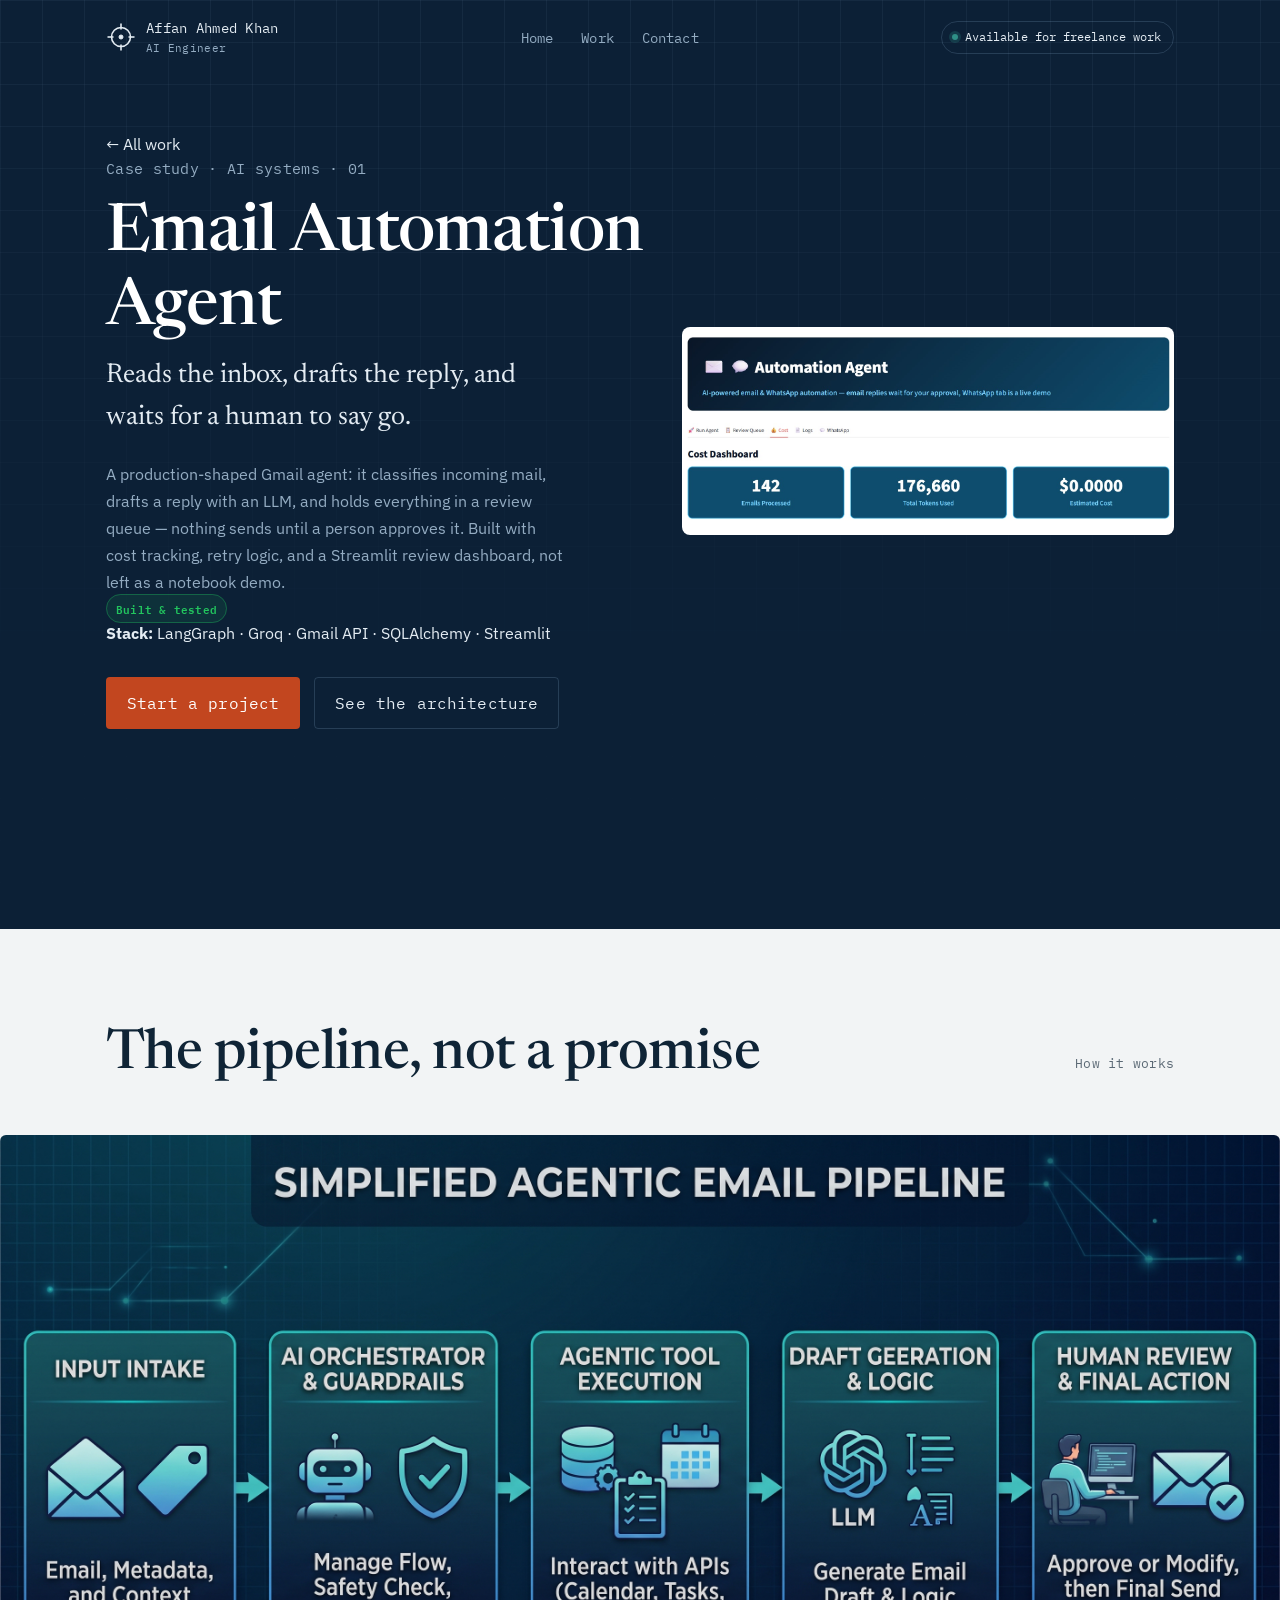
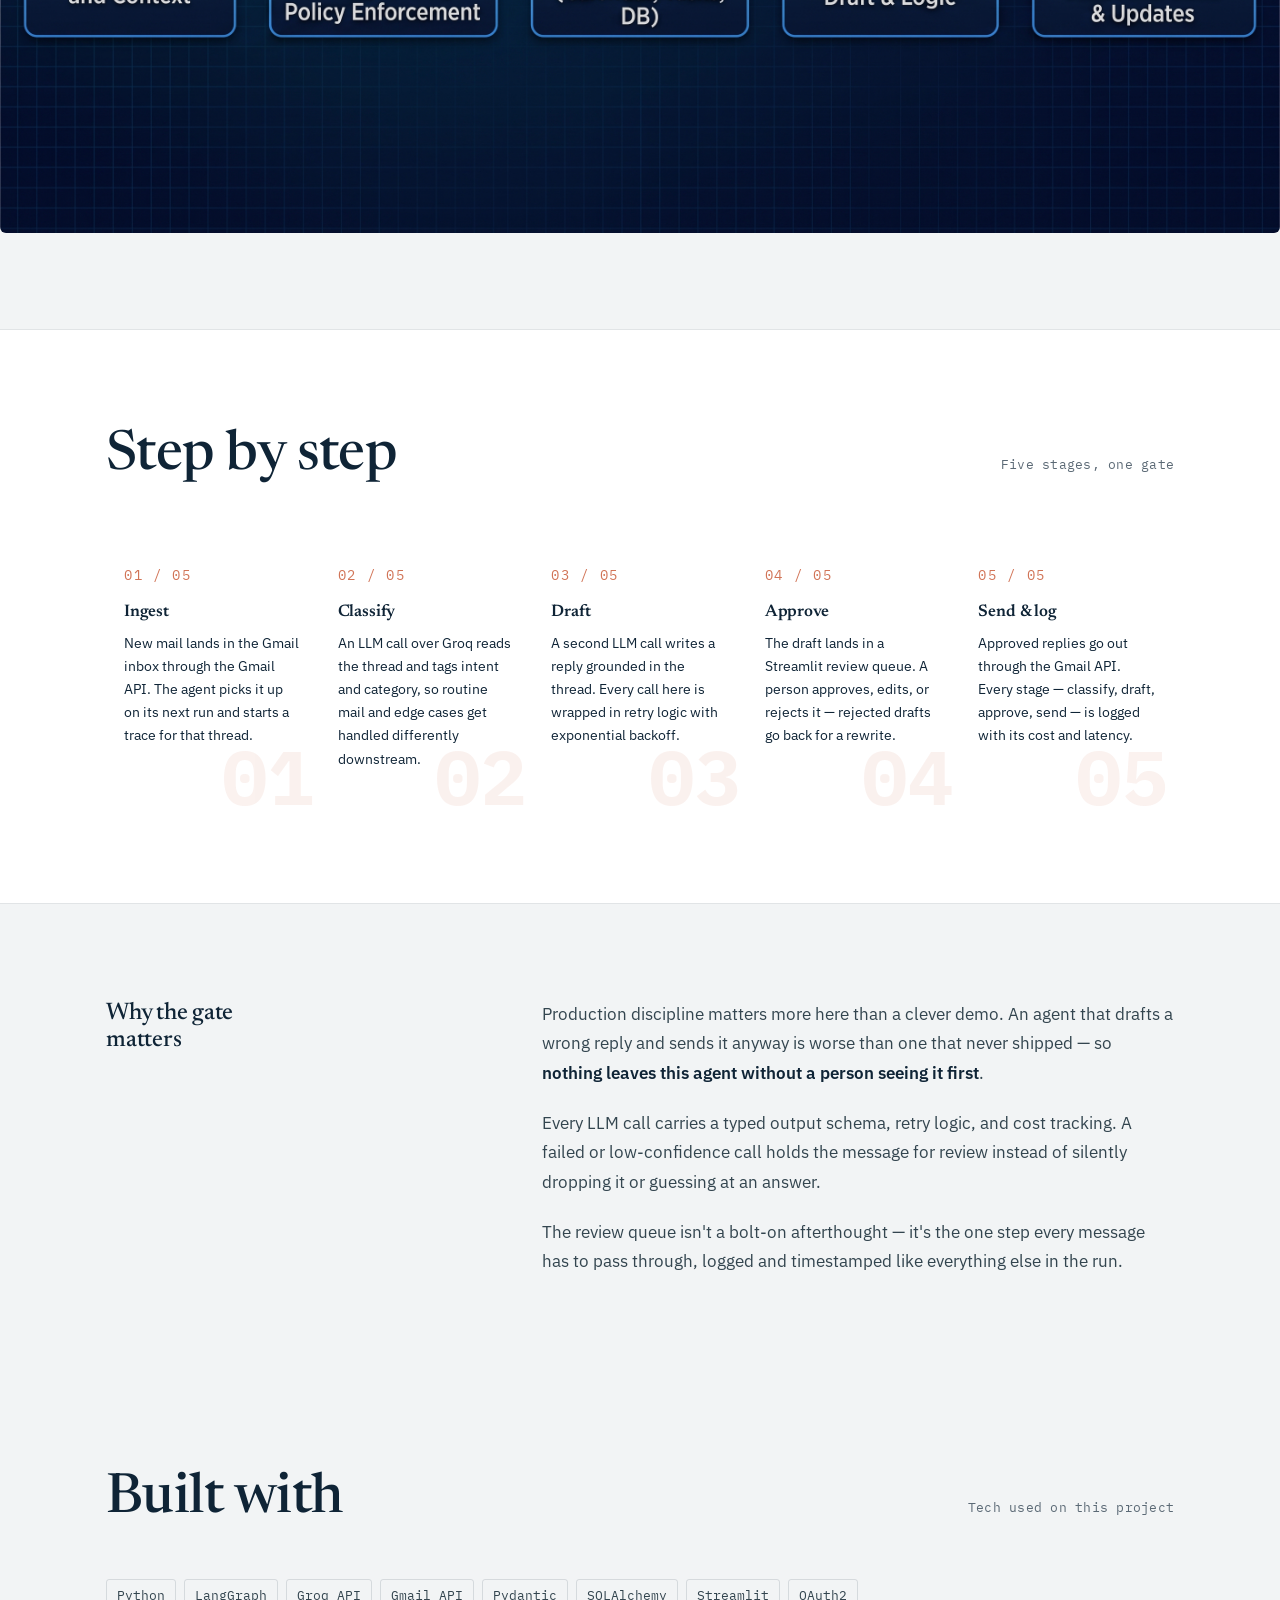
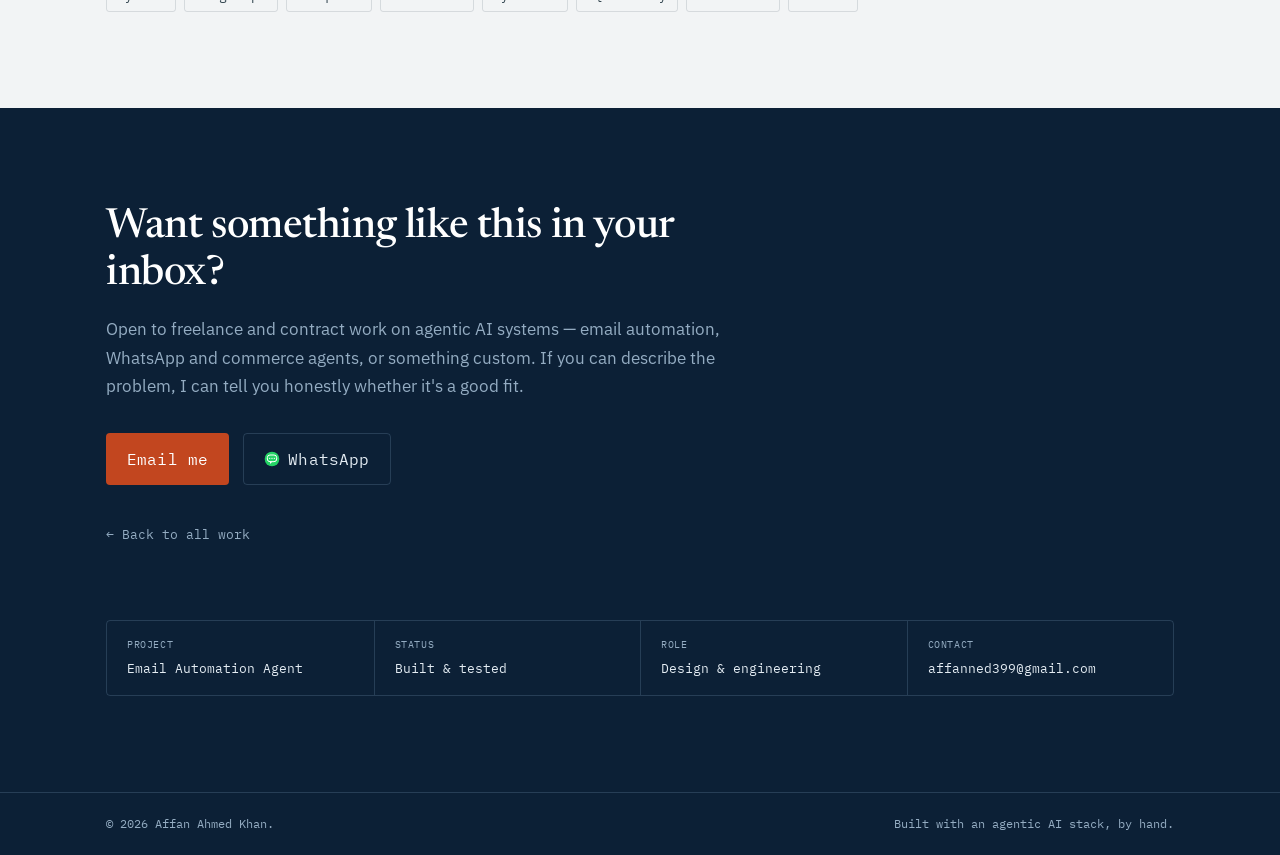
<file: case-study-email-agent.html>
<!DOCTYPE html>
<html lang="en">
<head>
<meta charset="UTF-8">
<meta name="viewport" content="width=device-width, initial-scale=1">
<title>Email Automation Agent — Case Study — Affan Ahmed Khan</title>
<meta name="description" content="How the Email Automation Agent works: a Gmail agent that classifies mail, drafts replies with an LLM, and holds everything for human approval before it sends.">

<link rel="preconnect" href="https://fonts.googleapis.com">
<link rel="preconnect" href="https://fonts.gstatic.com" crossorigin>
<link href="https://fonts.googleapis.com/css2?family=Newsreader:ital,wght@0,400;0,500;0,600;1,400;1,500&family=IBM+Plex+Sans:wght@400;500;600&family=IBM+Plex+Mono:wght@400;500&display=swap" rel="stylesheet">

<link rel="stylesheet" href="style.css">

<link rel="icon" href="data:image/svg+xml,<svg xmlns='http://www.w3.org/2000/svg' viewBox='0 0 32 32'><rect width='32' height='32' fill='%230C2036'/><circle cx='16' cy='16' r='9' fill='none' stroke='%23C2461F' stroke-width='2'/><line x1='16' y1='3' x2='16' y2='9' stroke='%23E4ECF3' stroke-width='2'/><line x1='16' y1='23' x2='16' y2='29' stroke='%23E4ECF3' stroke-width='2'/></svg>">
</head>
<body>

<a class="skip-link" href="#main">Skip to content</a>

<header class="site-header" id="siteHeader">
  <div class="wrap">
    <a class="brand" href="index.html">
      <svg class="brand__mark" viewBox="0 0 30 30" fill="none" xmlns="http://www.w3.org/2000/svg" aria-hidden="true">
        <circle cx="15" cy="15" r="9.5" stroke-width="1.6"/>
        <line x1="15" y1="1.5" x2="15" y2="7.5" stroke-width="1.6"/>
        <line x1="15" y1="22.5" x2="15" y2="28.5" stroke-width="1.6"/>
        <line x1="1.5" y1="15" x2="7.5" y2="15" stroke-width="1.6"/>
        <line x1="22.5" y1="15" x2="28.5" y2="15" stroke-width="1.6"/>
        <circle cx="15" cy="15" r="2" fill="currentColor" stroke="none"/>
      </svg>
      <span>
        Affan Ahmed Khan
        <small>AI Engineer</small>
      </span>
    </a>

    <nav class="site-nav" aria-label="Primary">
      <ul class="site-nav__list">
        <li><a href="index.html">Home</a></li>
        <li><a href="index.html#work">Work</a></li>
        <li><a href="index.html#contact">Contact</a></li>
      </ul>
    </nav>

    <span class="status-pill"><span class="status-pill__dot" aria-hidden="true"></span>Available for freelance work</span>

    <button class="nav-toggle" id="navToggle" aria-label="Toggle menu" aria-expanded="false" aria-controls="siteHeader">
      <span></span><span></span><span></span>
    </button>
  </div>
</header>

<main id="main">

  <!-- ===================== CASE HERO ===================== -->
  <section class="hero case-hero" id="top">
        <div class="wrap case-hero__grid">
          <div class="case-hero__text">
      <a class="case-back" href="index.html#work">&larr; All work</a>
      <p class="eyebrow hero__eyebrow">Case study &middot; AI systems &middot; 01</p>
      <h1 class="hero__name">Email Automation Agent</h1>
      <p class="hero__role">Reads the inbox, drafts the reply, and waits for a human to say go.</p>
      <p class="hero__lede">A production-shaped Gmail agent: it classifies incoming mail, drafts a reply with an LLM, and holds everything in a review queue — nothing sends until a person approves it. Built with cost tracking, retry logic, and a Streamlit review dashboard, not left as a notebook demo.</p>

      <div class="case-meta">
        <span class="project__status project__status--live">Built &amp; tested</span>
        <p class="case-meta__stack"><strong>Stack:</strong> LangGraph &middot; Groq &middot; Gmail API &middot; SQLAlchemy &middot; Streamlit</p>
      </div>

      <div class="hero__actions">
        <a class="btn btn--solid" href="mailto:affanned399@gmail.com">Start a project</a>
        <a class="btn btn--ghost" href="#proof">See the architecture</a>
      </div>
          </div>
      <div class="case-hero__img">
        <img src="best_automation_prj_Pic.png" alt="Email Automation Agent screenshot" class="case-hero__photo">
      </div>
    </div>
  </section>

  <!-- ===================== PROOF / ARCHITECTURE ===================== -->
  <section class="proof" id="proof">
    <div class="wrap">
      <div class="section-head">
        <h2>The pipeline, not a promise</h2>
        <p class="eyebrow">How it works</p>
      </div>

      
      </div>
            <div class="diagram-scroll">
        <img src="piplin_prj.jpg" alt="Email agent pipeline" class="pipeline-img">
      </div>
    </div>
  </section>

  <!-- ===================== STEP BY STEP ===================== -->
  <section class="services">
    <div class="wrap">
      <div class="section-head">
        <h2>Step by step</h2>
        <p class="eyebrow">Five stages, one gate</p>
      </div>
      <div class="pipeline-steps">
        <article class="pstep">
          <p class="pstep__no">01 / 05</p>
          <h3>Ingest</h3>
          <p>New mail lands in the Gmail inbox through the Gmail API. The agent picks it up on its next run and starts a trace for that thread.</p>
        </article>
        <article class="pstep">
          <p class="pstep__no">02 / 05</p>
          <h3>Classify</h3>
          <p>An LLM call over Groq reads the thread and tags intent and category, so routine mail and edge cases get handled differently downstream.</p>
        </article>
        <article class="pstep">
          <p class="pstep__no">03 / 05</p>
          <h3>Draft</h3>
          <p>A second LLM call writes a reply grounded in the thread. Every call here is wrapped in retry logic with exponential backoff.</p>
        </article>
        <article class="pstep">
          <p class="pstep__no">04 / 05</p>
          <h3>Approve</h3>
          <p>The draft lands in a Streamlit review queue. A person approves, edits, or rejects it — rejected drafts go back for a rewrite.</p>
        </article>
        <article class="pstep">
          <p class="pstep__no">05 / 05</p>
          <h3>Send &amp; log</h3>
          <p>Approved replies go out through the Gmail API. Every stage — classify, draft, approve, send — is logged with its cost and latency.</p>
        </article>
      </div>
    </div>
  </section>

  <!-- ===================== GUARDRAILS ===================== -->
  <section class="about">
    <div class="wrap">
      <h2>Why the gate matters</h2>
      <div class="about__body">
        <p>Production discipline matters more here than a clever demo. An agent that drafts a wrong reply and sends it anyway is worse than one that never shipped — so <strong>nothing leaves this agent without a person seeing it first</strong>.</p>
        <p>Every LLM call carries a typed output schema, retry logic, and cost tracking. A failed or low-confidence call holds the message for review instead of silently dropping it or guessing at an answer.</p>
        <p>The review queue isn't a bolt-on afterthought — it's the one step every message has to pass through, logged and timestamped like everything else in the run.</p>
      </div>
    </div>
  </section>

  <!-- ===================== STACK ===================== -->
  <section class="case-stack">
    <div class="wrap">
      <div class="section-head">
        <h2>Built with</h2>
        <p class="eyebrow">Tech used on this project</p>
      </div>
      <div class="tag-list">
        <span>Python</span><span>LangGraph</span><span>Groq API</span><span>Gmail API</span>
        <span>Pydantic</span><span>SQLAlchemy</span><span>Streamlit</span><span>OAuth2</span>
      </div>
    </div>
  </section>

  <!-- ===================== CLOSING CTA ===================== -->
  <section class="contact">
    <div class="wrap">
      <div class="contact__intro">
        <h2>Want something like this in your inbox?</h2>
        <p>Open to freelance and contract work on agentic AI systems — email automation, WhatsApp and commerce agents, or something custom. If you can describe the problem, I can tell you honestly whether it's a good fit.</p>
        <div class="contact__actions">
          <a class="btn btn--solid" href="mailto:affanned399@gmail.com">Email me</a>
          
          <a class="btn btn--ghost" href="https://wa.me/923242639275" target="_blank" rel="noopener">
            <svg class="btn__icon" viewBox="0 0 24 24" xmlns="http://www.w3.org/2000/svg" aria-hidden="true">
            <circle cx="12" cy="12" r="11" fill="#25D366"/>
            <rect x="5" y="6" width="14" height="10" rx="4" stroke="#fff" stroke-width="1.5" fill="none"/>
            <polygon points="9,16 9,19.5 12.5,16" fill="#fff"/>
            <circle cx="8.5" cy="11" r="1" fill="#fff"/>
            <circle cx="12" cy="11" r="1" fill="#fff"/>
            <circle cx="15.5" cy="11" r="1" fill="#fff"/>
            </svg>
          WhatsApp
          </a>




        </div>
        <div class="contact__links">
          <a href="index.html#work">&larr; Back to all work</a>
        </div>
      </div>

      <dl class="title-block">
        <div class="title-block__cell">
          <dt>Project</dt>
          <dd>Email Automation Agent</dd>
        </div>
        <div class="title-block__cell">
          <dt>Status</dt>
          <dd>Built &amp; tested</dd>
        </div>
        <div class="title-block__cell">
          <dt>Role</dt>
          <dd>Design &amp; engineering</dd>
        </div>
        <div class="title-block__cell">
          <dt>Contact</dt>
          <dd>affanned399@gmail.com</dd>
        </div>
      </dl>
    </div>
  </section>

</main>

<footer class="site-footer">
  <div class="wrap">
    <p>&copy; <span id="year">2026</span> Affan Ahmed Khan.</p>
    <p>Built with an agentic AI stack, by hand.</p>
  </div>
</footer>

<script src="script.js"></script>
</body>
</html>
</file>
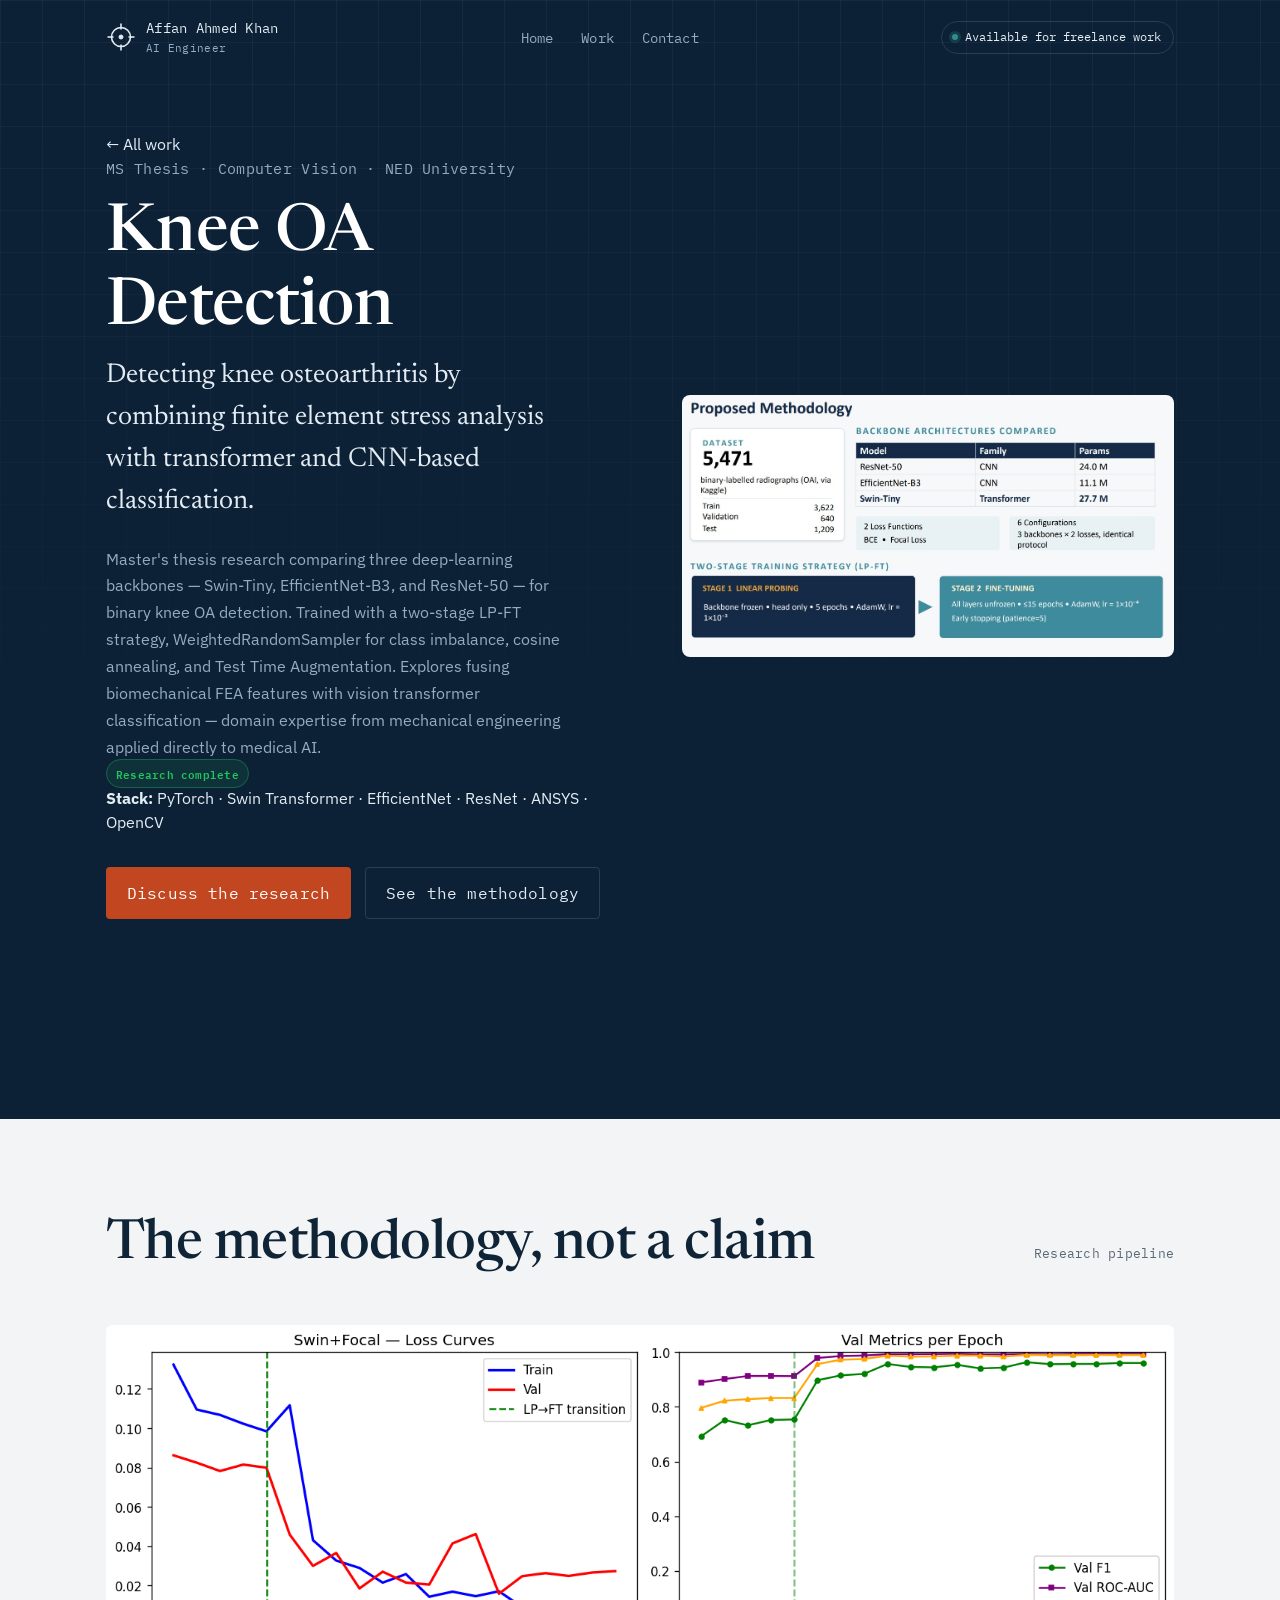
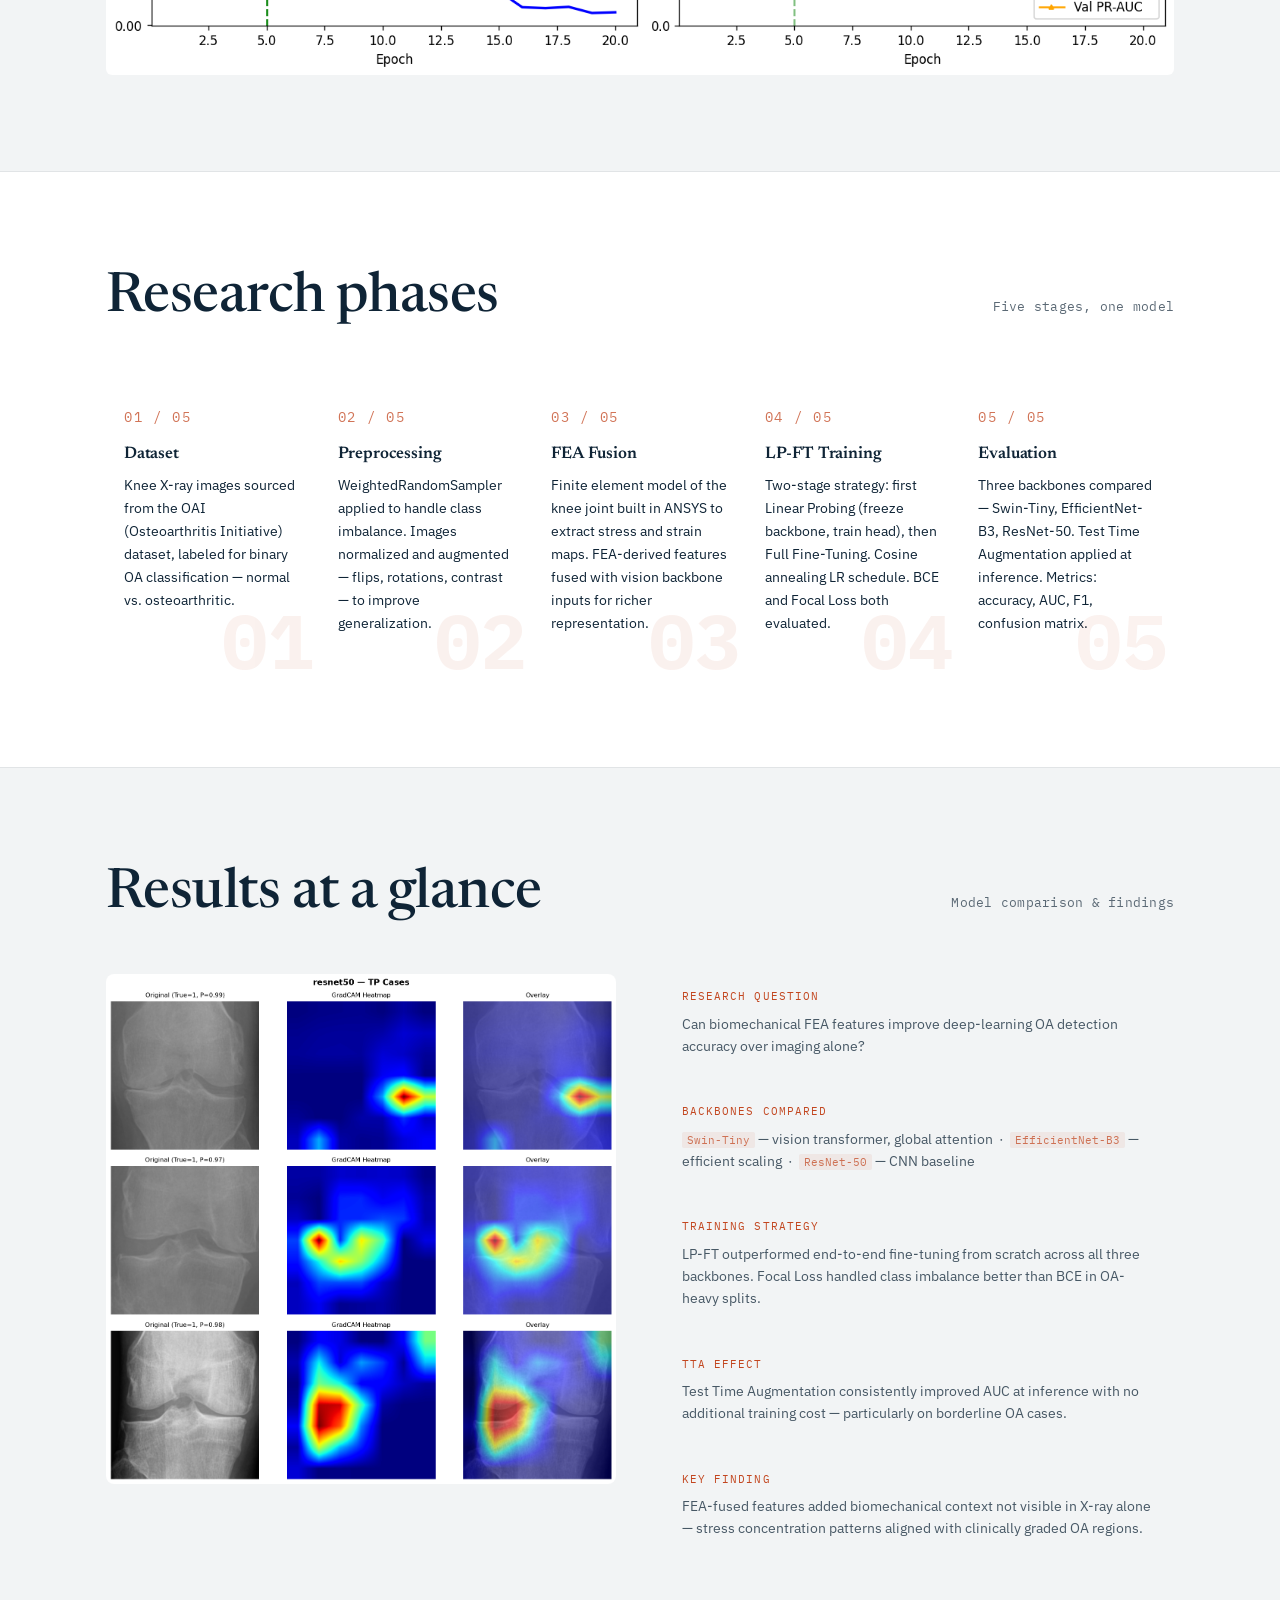
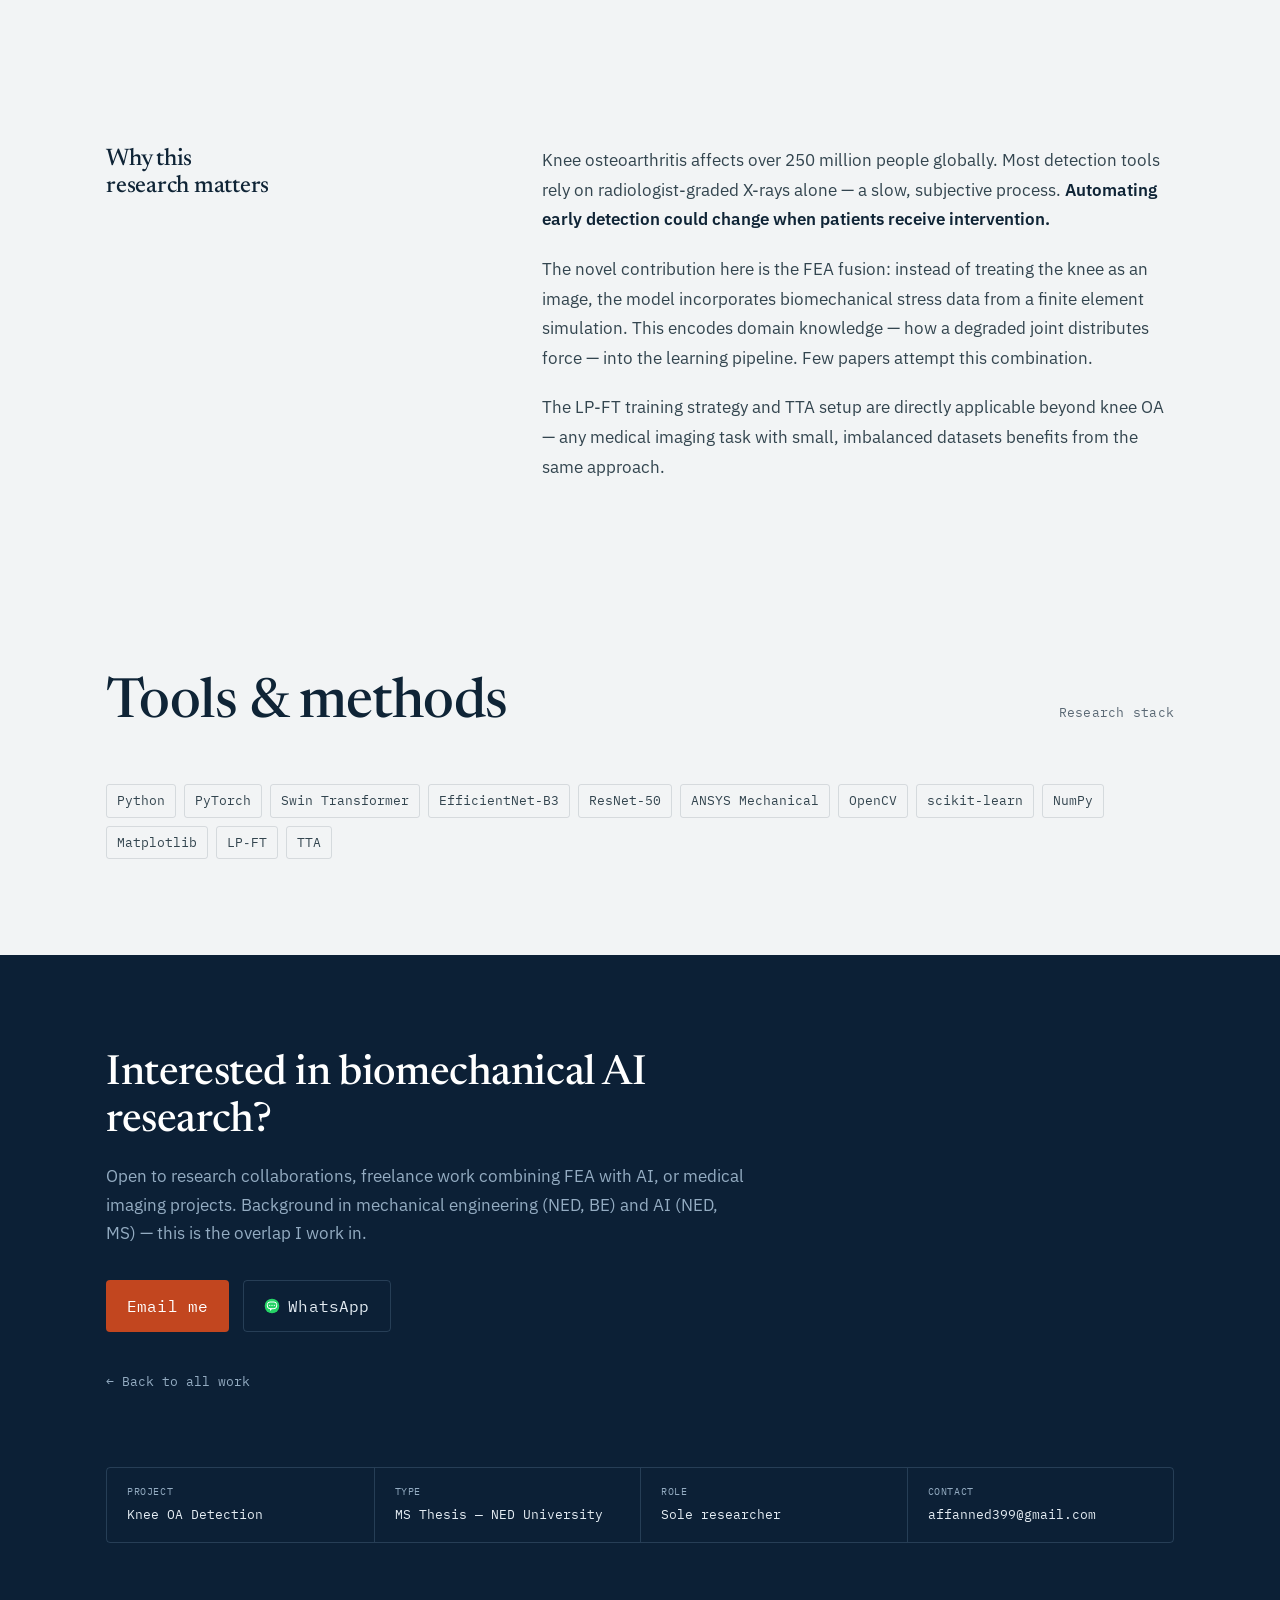
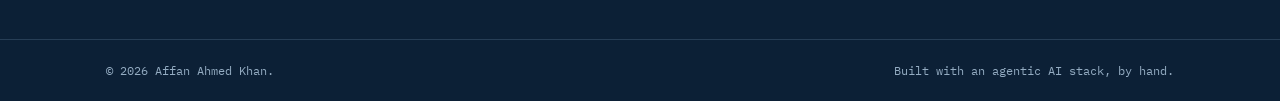
<file: case-study-knee-oa.html>
<!DOCTYPE html>
<html lang="en">
<head>
<meta charset="UTF-8">
<meta name="viewport" content="width=device-width, initial-scale=1">
<title>Knee OA Detection — MS Thesis — Affan Ahmed Khan</title>
<meta name="description" content="MS thesis research: detecting knee osteoarthritis using Swin Transformer, EfficientNet, and ResNet backbones with LP-FT training, TTA, and FEA feature fusion.">

<link rel="preconnect" href="https://fonts.googleapis.com">
<link rel="preconnect" href="https://fonts.gstatic.com" crossorigin>
<link href="https://fonts.googleapis.com/css2?family=Newsreader:ital,wght@0,400;0,500;0,600;1,400;1,500&family=IBM+Plex+Sans:wght@400;500;600&family=IBM+Plex+Mono:wght@400;500&display=swap" rel="stylesheet">

<link rel="stylesheet" href="style.css">

<link rel="icon" href="data:image/svg+xml,<svg xmlns='http://www.w3.org/2000/svg' viewBox='0 0 32 32'><rect width='32' height='32' fill='%230C2036'/><circle cx='16' cy='16' r='9' fill='none' stroke='%23C2461F' stroke-width='2'/><line x1='16' y1='3' x2='16' y2='9' stroke='%23E4ECF3' stroke-width='2'/><line x1='16' y1='23' x2='16' y2='29' stroke='%23E4ECF3' stroke-width='2'/></svg>">
</head>
<body>

<a class="skip-link" href="#main">Skip to content</a>

<header class="site-header" id="siteHeader">
  <div class="wrap">
    <a class="brand" href="index.html">
      <svg class="brand__mark" viewBox="0 0 30 30" fill="none" xmlns="http://www.w3.org/2000/svg" aria-hidden="true">
        <circle cx="15" cy="15" r="9.5" stroke-width="1.6"/>
        <line x1="15" y1="1.5" x2="15" y2="7.5" stroke-width="1.6"/>
        <line x1="15" y1="22.5" x2="15" y2="28.5" stroke-width="1.6"/>
        <line x1="1.5" y1="15" x2="7.5" y2="15" stroke-width="1.6"/>
        <line x1="22.5" y1="15" x2="28.5" y2="15" stroke-width="1.6"/>
        <circle cx="15" cy="15" r="2" fill="currentColor" stroke="none"/>
      </svg>
      <span>
        Affan Ahmed Khan
        <small>AI Engineer</small>
      </span>
    </a>

    <nav class="site-nav" aria-label="Primary">
      <ul class="site-nav__list">
        <li><a href="index.html">Home</a></li>
        <li><a href="index.html#work">Work</a></li>
        <li><a href="index.html#contact">Contact</a></li>
      </ul>
    </nav>

    <span class="status-pill"><span class="status-pill__dot" aria-hidden="true"></span>Available for freelance work</span>

    <button class="nav-toggle" id="navToggle" aria-label="Toggle menu" aria-expanded="false" aria-controls="siteHeader">
      <span></span><span></span><span></span>
    </button>
  </div>
</header>

<main id="main">

  <!-- ===================== CASE HERO ===================== -->
  <section class="hero case-hero" id="top">
    <div class="wrap case-hero__grid">
      <div class="case-hero__text">
        <a class="case-back" href="index.html#work">&larr; All work</a>
        <p class="eyebrow hero__eyebrow">MS Thesis &middot; Computer Vision &middot; NED University</p>
        <h1 class="hero__name">Knee OA Detection</h1>
        <p class="hero__role">Detecting knee osteoarthritis by combining finite element stress analysis with transformer and CNN-based classification.</p>
        <p class="hero__lede">Master's thesis research comparing three deep-learning backbones — Swin-Tiny, EfficientNet-B3, and ResNet-50 — for binary knee OA detection. Trained with a two-stage LP&#8209;FT strategy, WeightedRandomSampler for class imbalance, cosine annealing, and Test Time Augmentation. Explores fusing biomechanical FEA features with vision transformer classification — domain expertise from mechanical engineering applied directly to medical AI.</p>

        <div class="case-meta">
          <span class="project__status project__status--live">Research complete</span>
          <p class="case-meta__stack"><strong>Stack:</strong> PyTorch &middot; Swin Transformer &middot; EfficientNet &middot; ResNet &middot; ANSYS &middot; OpenCV</p>
        </div>

        <div class="hero__actions">
          <a class="btn btn--solid" href="mailto:affanned399@gmail.com">Discuss the research</a>
          <a class="btn btn--ghost" href="#methodology">See the methodology</a>
        </div>
      </div>

      <div class="case-hero__img">
        <img src="thesis_face.png" alt="Knee OA Detection — model output on knee X-ray" class="case-hero__photo">
      </div>
    </div>
  </section>

  <!-- ===================== METHODOLOGY ===================== -->
  <section class="proof" id="methodology">
    <div class="wrap">
      <div class="section-head">
        <h2>The methodology, not a claim</h2>
        <p class="eyebrow">Research pipeline</p>
      </div>

      <div class="diagram-scroll">
        <img src="thesis_method.png" alt="Knee OA detection research methodology and pipeline" class="pipeline-img">
      </div>
    </div>
  </section>

  <!-- ===================== RESEARCH PHASES ===================== -->
  <section class="services">
    <div class="wrap">
      <div class="section-head">
        <h2>Research phases</h2>
        <p class="eyebrow">Five stages, one model</p>
      </div>
      <div class="pipeline-steps">
        <article class="pstep">
          <p class="pstep__no">01 / 05</p>
          <h3>Dataset</h3>
          <p>Knee X-ray images sourced from the OAI (Osteoarthritis Initiative) dataset, labeled for binary OA classification — normal vs. osteoarthritic.</p>
        </article>
        <article class="pstep">
          <p class="pstep__no">02 / 05</p>
          <h3>Preprocessing</h3>
          <p>WeightedRandomSampler applied to handle class imbalance. Images normalized and augmented — flips, rotations, contrast — to improve generalization.</p>
        </article>
        <article class="pstep">
          <p class="pstep__no">03 / 05</p>
          <h3>FEA Fusion</h3>
          <p>Finite element model of the knee joint built in ANSYS to extract stress and strain maps. FEA-derived features fused with vision backbone inputs for richer representation.</p>
        </article>
        <article class="pstep">
          <p class="pstep__no">04 / 05</p>
          <h3>LP&#8209;FT Training</h3>
          <p>Two-stage strategy: first Linear Probing (freeze backbone, train head), then Full Fine-Tuning. Cosine annealing LR schedule. BCE and Focal Loss both evaluated.</p>
        </article>
        <article class="pstep">
          <p class="pstep__no">05 / 05</p>
          <h3>Evaluation</h3>
          <p>Three backbones compared — Swin-Tiny, EfficientNet-B3, ResNet-50. Test Time Augmentation applied at inference. Metrics: accuracy, AUC, F1, confusion matrix.</p>
        </article>
      </div>
    </div>
  </section>

  <!-- ===================== RESULTS ===================== -->
  <section class="proof" id="results">
    <div class="wrap">
      <div class="section-head">
        <h2>Results at a glance</h2>
        <p class="eyebrow">Model comparison &amp; findings</p>
      </div>

      <div class="inaction-grid">
        <div class="inaction-img">
          <img src="thesis_results.png" alt="Knee OA detection model results and comparison" class="inaction-photo">
        </div>

        <div class="inaction-flow">
          <div class="flow-step">
            <span class="flow-step__label">Research question</span>
            <p class="flow-step__note">Can biomechanical FEA features improve deep-learning OA detection accuracy over imaging alone?</p>
          </div>
          <div class="flow-step">
            <span class="flow-step__label">Backbones compared</span>
            <p class="flow-step__note"><code>Swin-Tiny</code> &mdash; vision transformer, global attention &nbsp;·&nbsp; <code>EfficientNet-B3</code> &mdash; efficient scaling &nbsp;·&nbsp; <code>ResNet-50</code> &mdash; CNN baseline</p>
          </div>
          <div class="flow-step">
            <span class="flow-step__label">Training strategy</span>
            <p class="flow-step__note">LP&#8209;FT outperformed end-to-end fine-tuning from scratch across all three backbones. Focal Loss handled class imbalance better than BCE in OA-heavy splits.</p>
          </div>
          <div class="flow-step">
            <span class="flow-step__label">TTA effect</span>
            <p class="flow-step__note">Test Time Augmentation consistently improved AUC at inference with no additional training cost — particularly on borderline OA cases.</p>
          </div>
          <div class="flow-step flow-step--approved">
            <span class="flow-step__label">Key finding</span>
            <p class="flow-step__note">FEA-fused features added biomechanical context not visible in X-ray alone — stress concentration patterns aligned with clinically graded OA regions.</p>
          </div>
        </div>
      </div>
    </div>
  </section>

  <!-- ===================== SIGNIFICANCE ===================== -->
  <section class="about">
    <div class="wrap">
      <h2>Why this research matters</h2>
      <div class="about__body">
        <p>Knee osteoarthritis affects over 250 million people globally. Most detection tools rely on radiologist-graded X-rays alone — a slow, subjective process. <strong>Automating early detection could change when patients receive intervention.</strong></p>
        <p>The novel contribution here is the FEA fusion: instead of treating the knee as an image, the model incorporates biomechanical stress data from a finite element simulation. This encodes domain knowledge — how a degraded joint distributes force — into the learning pipeline. Few papers attempt this combination.</p>
        <p>The LP&#8209;FT training strategy and TTA setup are directly applicable beyond knee OA — any medical imaging task with small, imbalanced datasets benefits from the same approach.</p>
      </div>
    </div>
  </section>

  <!-- ===================== STACK ===================== -->
  <section class="case-stack">
    <div class="wrap">
      <div class="section-head">
        <h2>Tools &amp; methods</h2>
        <p class="eyebrow">Research stack</p>
      </div>
      <div class="tag-list">
        <span>Python</span><span>PyTorch</span><span>Swin Transformer</span><span>EfficientNet-B3</span>
        <span>ResNet-50</span><span>ANSYS Mechanical</span><span>OpenCV</span><span>scikit-learn</span>
        <span>NumPy</span><span>Matplotlib</span><span>LP&#8209;FT</span><span>TTA</span>
      </div>
    </div>
  </section>

  <!-- ===================== CLOSING CTA ===================== -->
  <section class="contact">
    <div class="wrap">
      <div class="contact__intro">
        <h2>Interested in biomechanical AI research?</h2>
        <p>Open to research collaborations, freelance work combining FEA with AI, or medical imaging projects. Background in mechanical engineering (NED, BE) and AI (NED, MS) — this is the overlap I work in.</p>
        <div class="contact__actions">
          <a class="btn btn--solid" href="mailto:affanned399@gmail.com">Email me</a>
          <a class="btn btn--ghost" href="https://wa.me/923242639275" target="_blank" rel="noopener">
            <svg class="btn__icon" viewBox="0 0 24 24" xmlns="http://www.w3.org/2000/svg" aria-hidden="true">
              <circle cx="12" cy="12" r="11" fill="#25D366"/>
              <rect x="5" y="6" width="14" height="10" rx="4" stroke="#fff" stroke-width="1.5" fill="none"/>
              <polygon points="9,16 9,19.5 12.5,16" fill="#fff"/>
              <circle cx="8.5" cy="11" r="1" fill="#fff"/>
              <circle cx="12" cy="11" r="1" fill="#fff"/>
              <circle cx="15.5" cy="11" r="1" fill="#fff"/>
            </svg>
            WhatsApp
          </a>
        </div>
        <div class="contact__links">
          <a href="index.html#work">&larr; Back to all work</a>
        </div>
      </div>

      <dl class="title-block">
        <div class="title-block__cell">
          <dt>Project</dt>
          <dd>Knee OA Detection</dd>
        </div>
        <div class="title-block__cell">
          <dt>Type</dt>
          <dd>MS Thesis &mdash; NED University</dd>
        </div>
        <div class="title-block__cell">
          <dt>Role</dt>
          <dd>Sole researcher</dd>
        </div>
        <div class="title-block__cell">
          <dt>Contact</dt>
          <dd>affanned399@gmail.com</dd>
        </div>
      </dl>
    </div>
  </section>

</main>

<footer class="site-footer">
  <div class="wrap">
    <p>&copy; <span id="year">2026</span> Affan Ahmed Khan.</p>
    <p>Built with an agentic AI stack, by hand.</p>
  </div>
</footer>

<script src="script.js"></script>
</body>
</html>
</file>
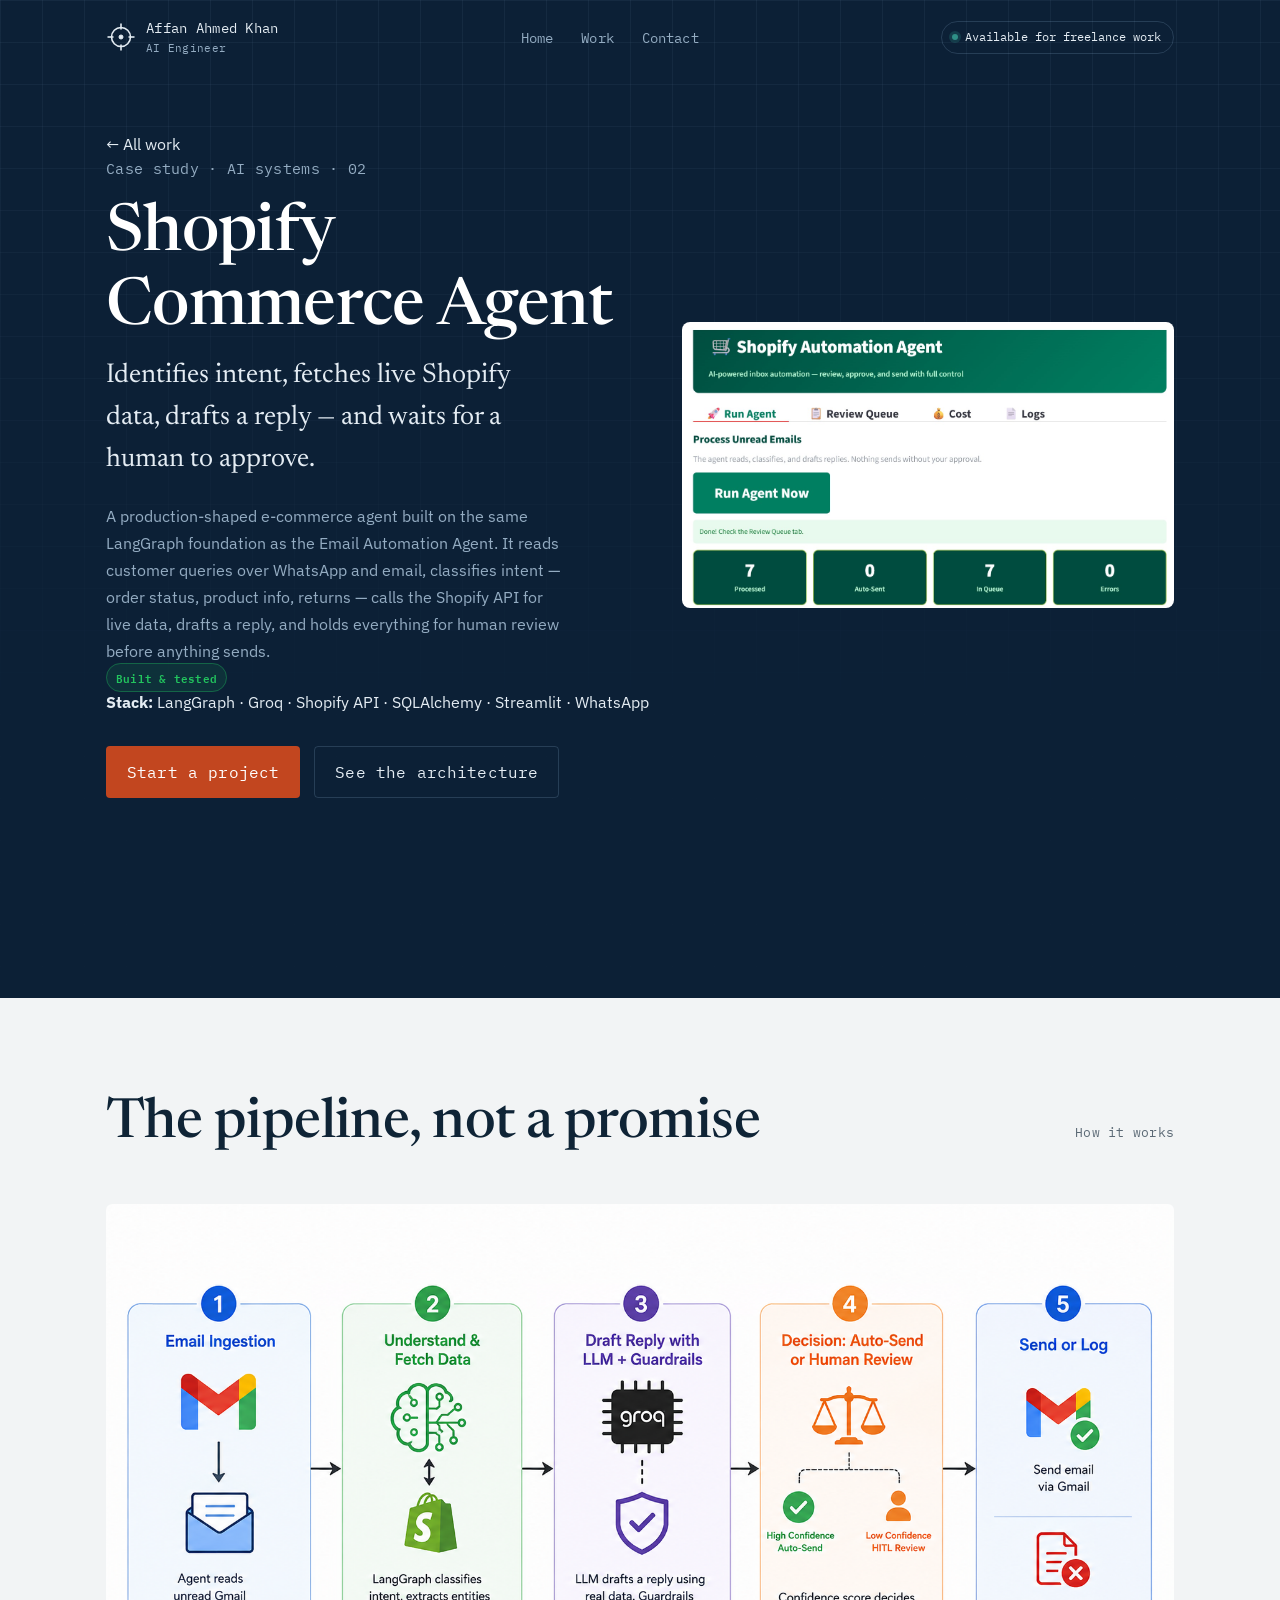
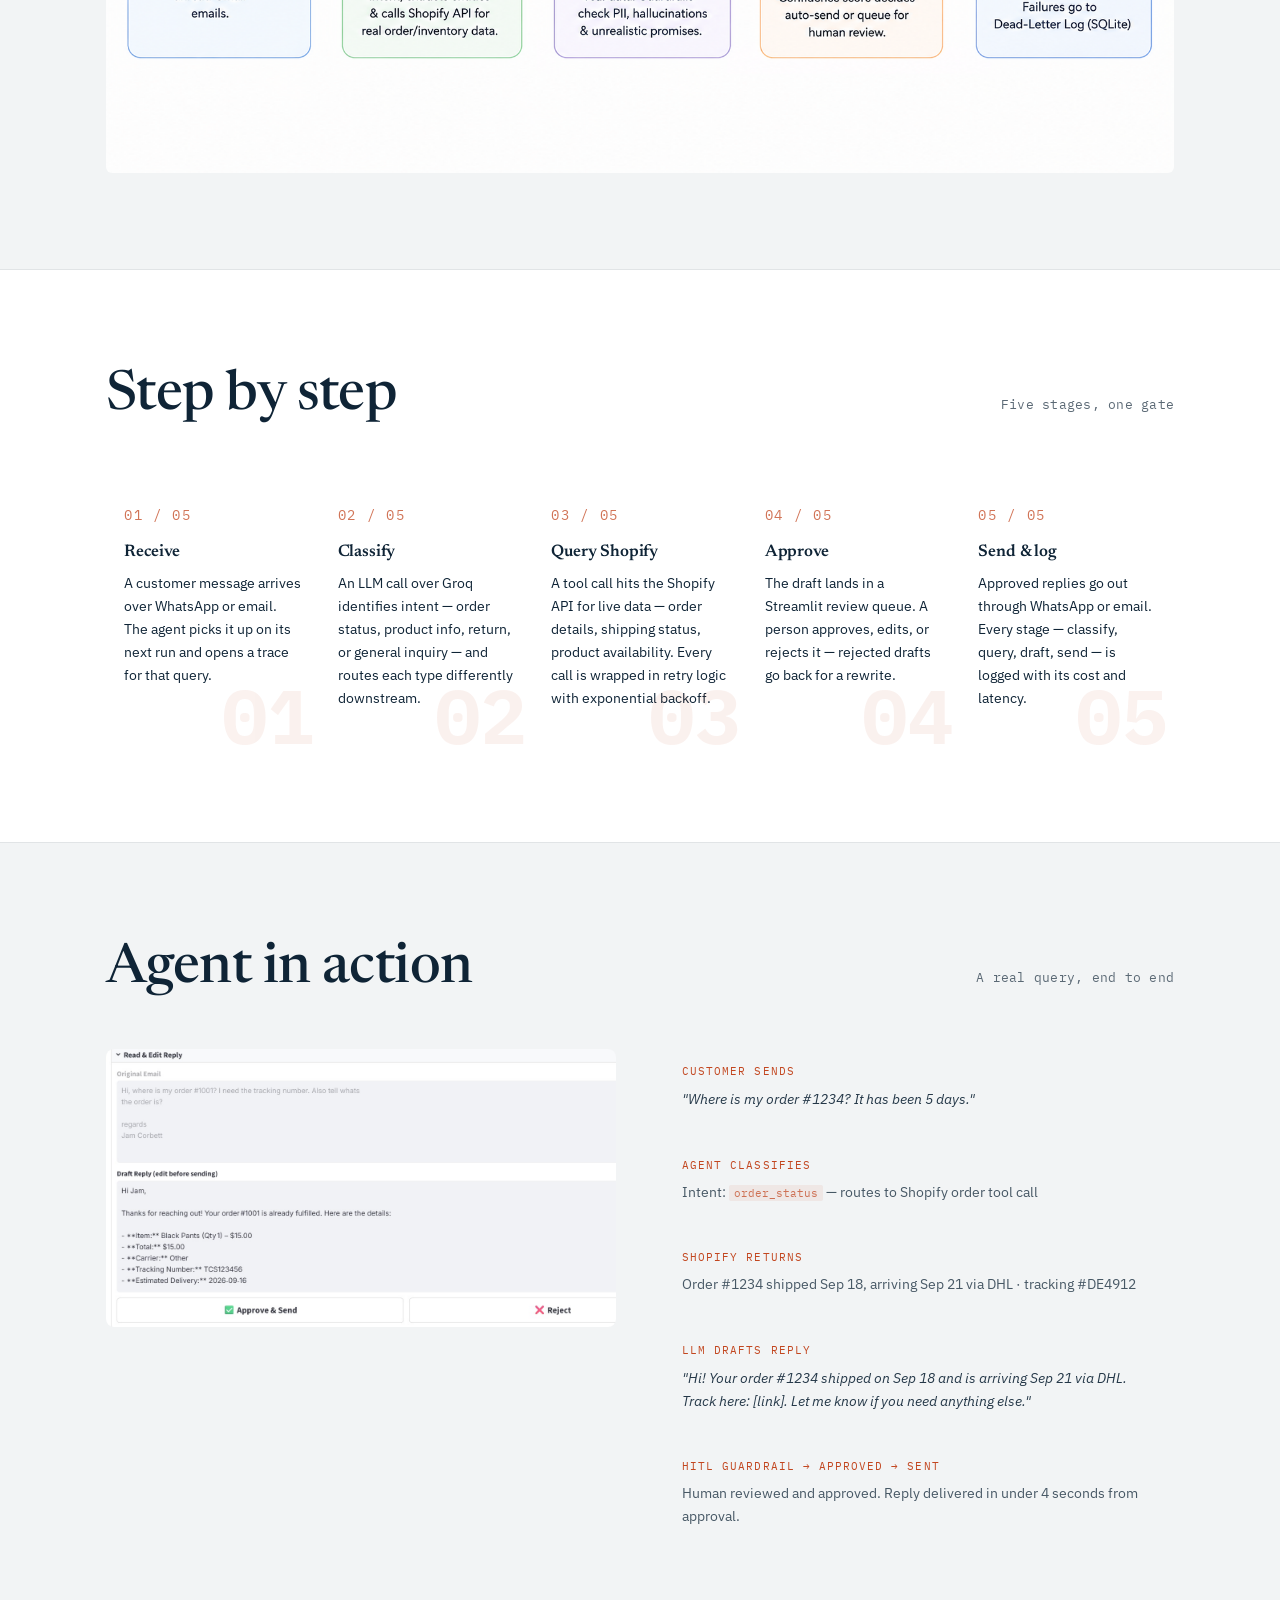
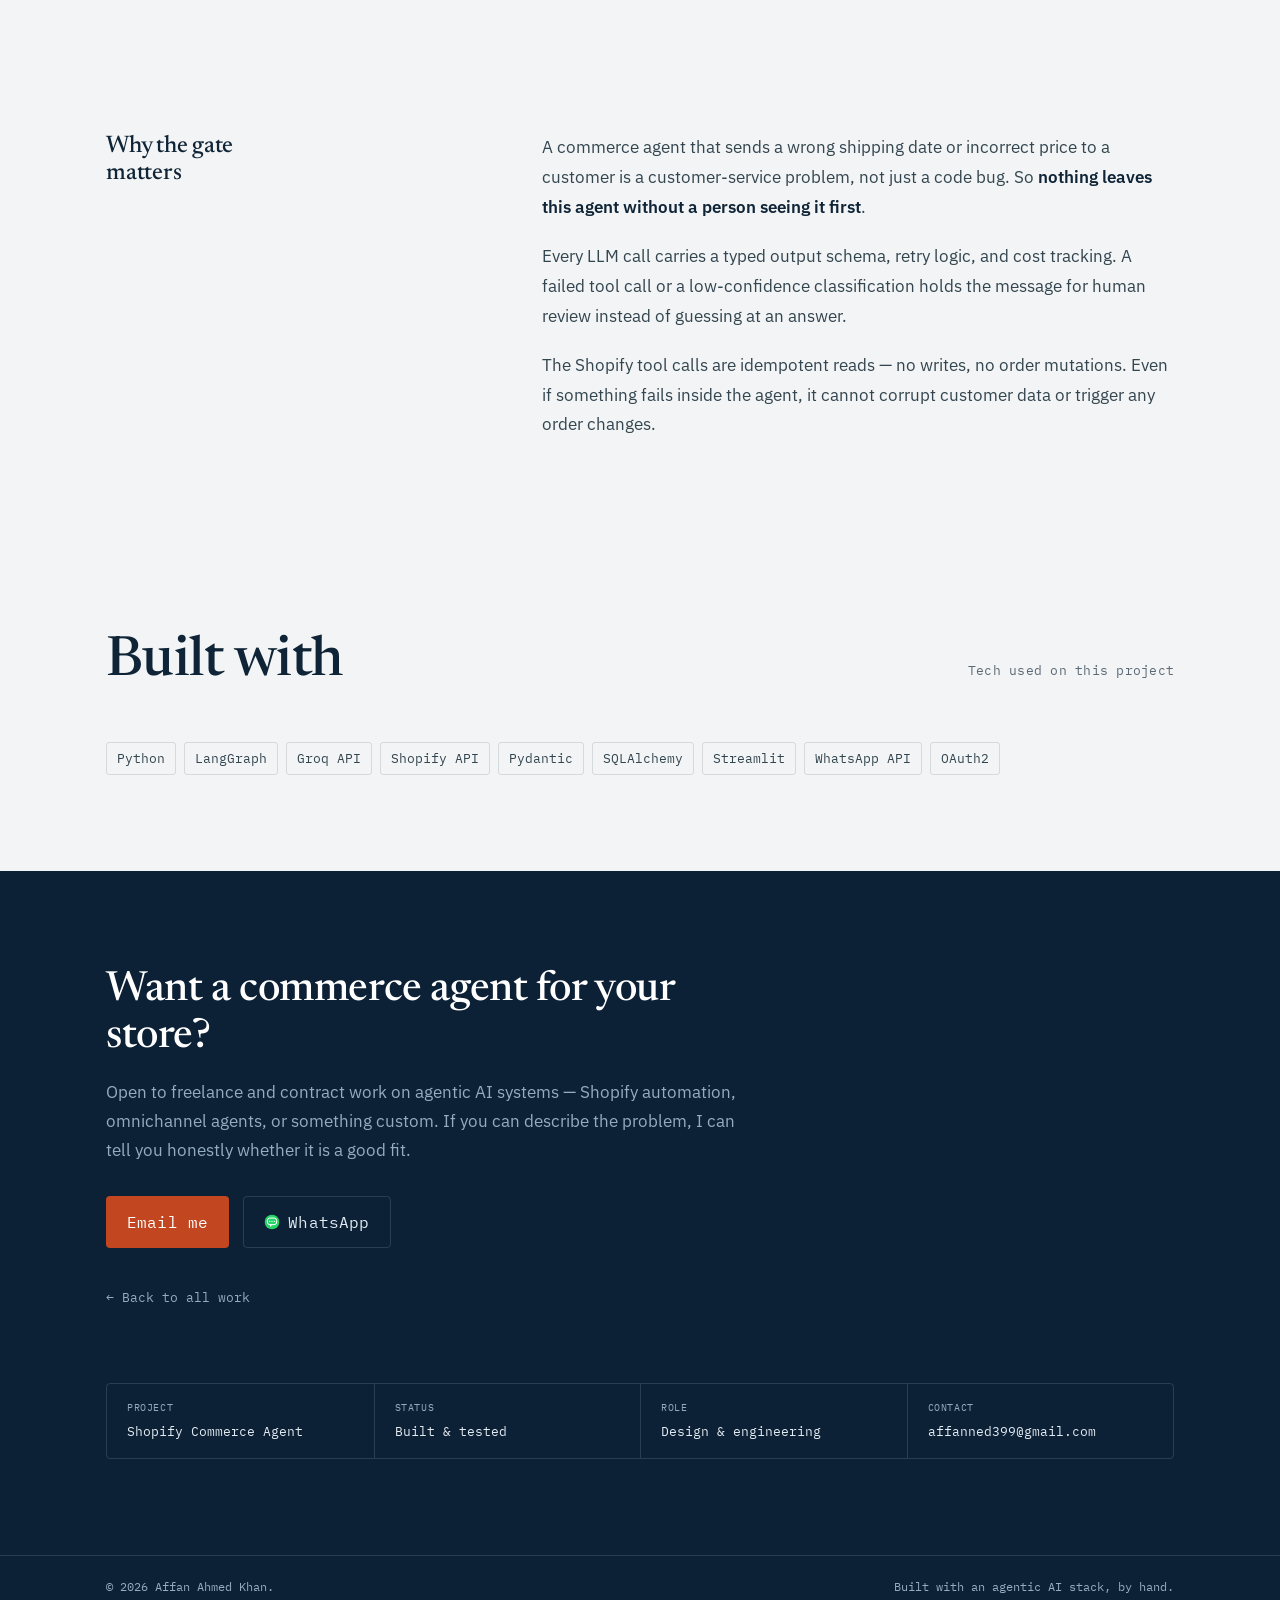
<file: case-study-shopify-agent.html>
<!DOCTYPE html>
<html lang="en">
<head>
<meta charset="UTF-8">
<meta name="viewport" content="width=device-width, initial-scale=1">
<title>Shopify Commerce Agent — Case Study — Affan Ahmed Khan</title>
<meta name="description" content="How the Shopify Commerce Agent works: a LangGraph agent that classifies customer queries, fetches live Shopify data via tool calls, and drafts replies held for human approval.">

<link rel="preconnect" href="https://fonts.googleapis.com">
<link rel="preconnect" href="https://fonts.gstatic.com" crossorigin>
<link href="https://fonts.googleapis.com/css2?family=Newsreader:ital,wght@0,400;0,500;0,600;1,400;1,500&family=IBM+Plex+Sans:wght@400;500;600&family=IBM+Plex+Mono:wght@400;500&display=swap" rel="stylesheet">

<link rel="stylesheet" href="style.css">

<link rel="icon" href="data:image/svg+xml,<svg xmlns='http://www.w3.org/2000/svg' viewBox='0 0 32 32'><rect width='32' height='32' fill='%230C2036'/><circle cx='16' cy='16' r='9' fill='none' stroke='%23C2461F' stroke-width='2'/><line x1='16' y1='3' x2='16' y2='9' stroke='%23E4ECF3' stroke-width='2'/><line x1='16' y1='23' x2='16' y2='29' stroke='%23E4ECF3' stroke-width='2'/></svg>">
</head>
<body>

<a class="skip-link" href="#main">Skip to content</a>

<header class="site-header" id="siteHeader">
  <div class="wrap">
    <a class="brand" href="index.html">
      <svg class="brand__mark" viewBox="0 0 30 30" fill="none" xmlns="http://www.w3.org/2000/svg" aria-hidden="true">
        <circle cx="15" cy="15" r="9.5" stroke-width="1.6"/>
        <line x1="15" y1="1.5" x2="15" y2="7.5" stroke-width="1.6"/>
        <line x1="15" y1="22.5" x2="15" y2="28.5" stroke-width="1.6"/>
        <line x1="1.5" y1="15" x2="7.5" y2="15" stroke-width="1.6"/>
        <line x1="22.5" y1="15" x2="28.5" y2="15" stroke-width="1.6"/>
        <circle cx="15" cy="15" r="2" fill="currentColor" stroke="none"/>
      </svg>
      <span>
        Affan Ahmed Khan
        <small>AI Engineer</small>
      </span>
    </a>

    <nav class="site-nav" aria-label="Primary">
      <ul class="site-nav__list">
        <li><a href="index.html">Home</a></li>
        <li><a href="index.html#work">Work</a></li>
        <li><a href="index.html#contact">Contact</a></li>
      </ul>
    </nav>

    <span class="status-pill"><span class="status-pill__dot" aria-hidden="true"></span>Available for freelance work</span>

    <button class="nav-toggle" id="navToggle" aria-label="Toggle menu" aria-expanded="false" aria-controls="siteHeader">
      <span></span><span></span><span></span>
    </button>
  </div>
</header>

<main id="main">

  <!-- ===================== CASE HERO ===================== -->
  <section class="hero case-hero" id="top">
    <div class="wrap case-hero__grid">
      <div class="case-hero__text">
        <a class="case-back" href="index.html#work">&larr; All work</a>
        <p class="eyebrow hero__eyebrow">Case study &middot; AI systems &middot; 02</p>
        <h1 class="hero__name">Shopify Commerce Agent</h1>
        <p class="hero__role">Identifies intent, fetches live Shopify data, drafts a reply — and waits for a human to approve.</p>
        <p class="hero__lede">A production-shaped e-commerce agent built on the same LangGraph foundation as the Email Automation Agent. It reads customer queries over WhatsApp and email, classifies intent — order status, product info, returns — calls the Shopify API for live data, drafts a reply, and holds everything for human review before anything sends.</p>

        <div class="case-meta">
          <span class="project__status project__status--live">Built &amp; tested</span>
          <p class="case-meta__stack"><strong>Stack:</strong> LangGraph &middot; Groq &middot; Shopify API &middot; SQLAlchemy &middot; Streamlit &middot; WhatsApp</p>
        </div>

        <div class="hero__actions">
          <a class="btn btn--solid" href="mailto:affanned399@gmail.com">Start a project</a>
          <a class="btn btn--ghost" href="#proof">See the architecture</a>
        </div>
      </div>

      <div class="case-hero__img">
        <img src="shopify_agent_face.jpeg" alt="Shopify Commerce Agent Streamlit dashboard" class="case-hero__photo">
      </div>
    </div>
  </section>

  <!-- ===================== PROOF / PIPELINE ===================== -->
  <section class="proof" id="proof">
    <div class="wrap">
      <div class="section-head">
        <h2>The pipeline, not a promise</h2>
        <p class="eyebrow">How it works</p>
      </div>

      <div class="diagram-scroll">
        <img src="shopify_pipeline.png" alt="Shopify Commerce Agent pipeline architecture" class="pipeline-img">
      </div>
    </div>
  </section>

  <!-- ===================== STEP BY STEP ===================== -->
  <section class="services">
    <div class="wrap">
      <div class="section-head">
        <h2>Step by step</h2>
        <p class="eyebrow">Five stages, one gate</p>
      </div>
      <div class="pipeline-steps">
        <article class="pstep">
          <p class="pstep__no">01 / 05</p>
          <h3>Receive</h3>
          <p>A customer message arrives over WhatsApp or email. The agent picks it up on its next run and opens a trace for that query.</p>
        </article>
        <article class="pstep">
          <p class="pstep__no">02 / 05</p>
          <h3>Classify</h3>
          <p>An LLM call over Groq identifies intent — order status, product info, return, or general inquiry — and routes each type differently downstream.</p>
        </article>
        <article class="pstep">
          <p class="pstep__no">03 / 05</p>
          <h3>Query Shopify</h3>
          <p>A tool call hits the Shopify API for live data — order details, shipping status, product availability. Every call is wrapped in retry logic with exponential backoff.</p>
        </article>
        <article class="pstep">
          <p class="pstep__no">04 / 05</p>
          <h3>Approve</h3>
          <p>The draft lands in a Streamlit review queue. A person approves, edits, or rejects it — rejected drafts go back for a rewrite.</p>
        </article>
        <article class="pstep">
          <p class="pstep__no">05 / 05</p>
          <h3>Send &amp; log</h3>
          <p>Approved replies go out through WhatsApp or email. Every stage — classify, query, draft, send — is logged with its cost and latency.</p>
        </article>
      </div>
    </div>
  </section>

  <!-- ===================== AGENT IN ACTION ===================== -->
  <section class="proof" id="inaction">
    <div class="wrap">
      <div class="section-head">
        <h2>Agent in action</h2>
        <p class="eyebrow">A real query, end to end</p>
      </div>

      <div class="inaction-grid">
        <div class="inaction-img">
          <img src="shopify_inaction.jpeg" alt="Shopify agent processing a customer order query" class="inaction-photo">
        </div>

        <div class="inaction-flow">
          <div class="flow-step">
            <span class="flow-step__label">Customer sends</span>
            <blockquote class="flow-step__msg">"Where is my order #1234? It has been 5 days."</blockquote>
          </div>
          <div class="flow-step">
            <span class="flow-step__label">Agent classifies</span>
            <p class="flow-step__note">Intent: <code>order_status</code> &mdash; routes to Shopify order tool call</p>
          </div>
          <div class="flow-step">
            <span class="flow-step__label">Shopify returns</span>
            <p class="flow-step__note">Order #1234 shipped Sep 18, arriving Sep 21 via DHL &middot; tracking #DE4912</p>
          </div>
          <div class="flow-step">
            <span class="flow-step__label">LLM drafts reply</span>
            <blockquote class="flow-step__msg">"Hi! Your order #1234 shipped on Sep 18 and is arriving Sep 21 via DHL. Track here: [link]. Let me know if you need anything else."</blockquote>
          </div>
          <div class="flow-step flow-step--approved">
            <span class="flow-step__label">HITL guardrail &rarr; approved &rarr; sent</span>
            <p class="flow-step__note">Human reviewed and approved. Reply delivered in under 4 seconds from approval.</p>
          </div>
        </div>
      </div>

  </section>

  <!-- ===================== GUARDRAILS ===================== -->
  <section class="about">
    <div class="wrap">
      <h2>Why the gate matters</h2>
      <div class="about__body">
        <p>A commerce agent that sends a wrong shipping date or incorrect price to a customer is a customer-service problem, not just a code bug. So <strong>nothing leaves this agent without a person seeing it first</strong>.</p>
        <p>Every LLM call carries a typed output schema, retry logic, and cost tracking. A failed tool call or a low-confidence classification holds the message for human review instead of guessing at an answer.</p>
        <p>The Shopify tool calls are idempotent reads — no writes, no order mutations. Even if something fails inside the agent, it cannot corrupt customer data or trigger any order changes.</p>
      </div>
    </div>
  </section>

  <!-- ===================== STACK ===================== -->
  <section class="case-stack">
    <div class="wrap">
      <div class="section-head">
        <h2>Built with</h2>
        <p class="eyebrow">Tech used on this project</p>
      </div>
      <div class="tag-list">
        <span>Python</span><span>LangGraph</span><span>Groq API</span><span>Shopify API</span>
        <span>Pydantic</span><span>SQLAlchemy</span><span>Streamlit</span><span>WhatsApp API</span><span>OAuth2</span>
      </div>
    </div>
  </section>

  <!-- ===================== CLOSING CTA ===================== -->
  <section class="contact">
    <div class="wrap">
      <div class="contact__intro">
        <h2>Want a commerce agent for your store?</h2>
        <p>Open to freelance and contract work on agentic AI systems — Shopify automation, omnichannel agents, or something custom. If you can describe the problem, I can tell you honestly whether it is a good fit.</p>
        <div class="contact__actions">
          <a class="btn btn--solid" href="mailto:affanned399@gmail.com">Email me</a>
          <a class="btn btn--ghost" href="https://wa.me/923242639275" target="_blank" rel="noopener">
            <svg class="btn__icon" viewBox="0 0 24 24" xmlns="http://www.w3.org/2000/svg" aria-hidden="true">
              <circle cx="12" cy="12" r="11" fill="#25D366"/>
              <rect x="5" y="6" width="14" height="10" rx="4" stroke="#fff" stroke-width="1.5" fill="none"/>
              <polygon points="9,16 9,19.5 12.5,16" fill="#fff"/>
              <circle cx="8.5" cy="11" r="1" fill="#fff"/>
              <circle cx="12" cy="11" r="1" fill="#fff"/>
              <circle cx="15.5" cy="11" r="1" fill="#fff"/>
            </svg>
            WhatsApp
          </a>
        </div>
        <div class="contact__links">
          <a href="index.html#work">&larr; Back to all work</a>
        </div>
      </div>

      <dl class="title-block">
        <div class="title-block__cell">
          <dt>Project</dt>
          <dd>Shopify Commerce Agent</dd>
        </div>
        <div class="title-block__cell">
          <dt>Status</dt>
          <dd>Built &amp; tested</dd>
        </div>
        <div class="title-block__cell">
          <dt>Role</dt>
          <dd>Design &amp; engineering</dd>
        </div>
        <div class="title-block__cell">
          <dt>Contact</dt>
          <dd>affanned399@gmail.com</dd>
        </div>
      </dl>
    </div>
  </section>

</main>

<footer class="site-footer">
  <div class="wrap">
    <p>&copy; <span id="year">2026</span> Affan Ahmed Khan.</p>
    <p>Built with an agentic AI stack, by hand.</p>
  </div>
</footer>

<script src="script.js"></script>
</body>
</html>
</file>
<file: style.css>
/* =========================================================
   Affan Ahmed Khan — Portfolio
   Design language: technical drawing / FEA stress-contour,
   paired with an editorial serif for the research/publication side.
   ========================================================= */

/* ---------- Design tokens ---------- */
:root {
  /* Paper (light) surfaces */
  --paper: #F2F4F5;
  --paper-raised: #FFFFFF;
  --paper-line: rgba(15, 36, 54, 0.12);
  --paper-line-soft: rgba(15, 36, 54, 0.07);
  --ink: #0F2436;
  --ink-soft: #33454F;
  --muted: #5B6975;

  /* Blueprint (dark) surfaces */
  --blue-900: #0C2036;
  --blue-800: #11304F;
  --blue-700: #1C4A78;
  --blue-line: rgba(163, 199, 232, 0.18);
  --blue-ink: #E4ECF3;
  --blue-muted: #94ACC2;

  /* Accents, pulled from the hero stress map */
  --hot: #C2461F;
  --hot-soft: rgba(194, 70, 31, 0.10);
  --hot-strong: #A33A18;
  --mid: #2F8F86;
  --mid-soft: rgba(47, 143, 134, 0.12);

  /* Type */
  --font-display: 'Newsreader', 'Iowan Old Style', serif;
  --font-body: 'IBM Plex Sans', -apple-system, BlinkMacSystemFont, sans-serif;
  --font-mono: 'IBM Plex Mono', 'SFMono-Regular', Consolas, monospace;

  /* Layout */
  --maxw: 1180px;
  --gutter: clamp(20px, 5vw, 56px);
  --radius: 4px;
  --ease: cubic-bezier(0.22, 1, 0.36, 1);
}

/* ---------- Reset ---------- */
*, *::before, *::after { box-sizing: border-box; }
html { scroll-behavior: smooth; }
@media (prefers-reduced-motion: reduce) {
  html { scroll-behavior: auto; }
  *, *::before, *::after {
    animation-duration: 0.001ms !important;
    animation-iteration-count: 1 !important;
    transition-duration: 0.001ms !important;
    scroll-behavior: auto !important;
  }
}

body, h1, h2, h3, h4, p, figure, blockquote, dl, dd { margin: 0; }
ul { margin: 0; padding: 0; list-style: none; }
img, svg { display: block; max-width: 100%; }
a { color: inherit; text-decoration: none; }
button { font: inherit; color: inherit; background: none; border: 0; cursor: pointer; }

body {
  background: var(--paper);
  color: var(--ink);
  font-family: var(--font-body);
  font-size: 16px;
  line-height: 1.55;
  -webkit-font-smoothing: antialiased;
  text-rendering: optimizeLegibility;
}

.wrap {
  max-width: var(--maxw);
  margin-inline: auto;
  padding-inline: var(--gutter);
}

:focus-visible {
  outline: 2px solid var(--hot);
  outline-offset: 3px;
}

.skip-link {
  position: absolute;
  left: -9999px;
  top: 0;
  background: var(--hot);
  color: #fff;
  padding: 10px 16px;
  z-index: 200;
  font-family: var(--font-mono);
  font-size: 13px;
}
.skip-link:focus {
  left: 16px;
  top: 16px;
}

h1, h2, h3 {
  font-family: var(--font-display);
  font-weight: 500;
  letter-spacing: -0.01em;
  line-height: 1.12;
}

.eyebrow {
  font-family: var(--font-mono);
  font-size: 12.5px;
  letter-spacing: 0.02em;
  color: var(--muted);
}

/* ---------- Header ---------- */
.site-header {
  position: fixed;
  inset: 0 0 auto 0;
  z-index: 100;
  padding-block: 18px;
  transition: background-color 0.35s var(--ease), border-color 0.35s var(--ease), padding-block 0.35s var(--ease);
  border-bottom: 1px solid transparent;
}
.site-header .wrap {
  display: flex;
  align-items: center;
  justify-content: space-between;
  gap: 24px;
}

.brand {
  display: flex;
  align-items: center;
  gap: 10px;
  font-family: var(--font-mono);
  font-size: 14px;
  letter-spacing: 0.02em;
  color: var(--blue-ink);
}
.brand__mark {
  width: 30px;
  height: 30px;
  flex: none;
}
.brand__mark circle,
.brand__mark line { stroke: currentColor; }
.brand small {
  display: block;
  color: var(--blue-muted);
  font-size: 11px;
}

.site-nav__list {
  display: flex;
  align-items: center;
  gap: 28px;
}
.site-nav__list a {
  font-family: var(--font-mono);
  font-size: 13.5px;
  letter-spacing: 0.01em;
  color: var(--blue-muted);
  padding-block: 4px;
  border-bottom: 1px solid transparent;
  transition: color 0.2s var(--ease), border-color 0.2s var(--ease);
}
.site-nav__list a:hover,
.site-nav__list a.is-active {
  color: var(--blue-ink);
  border-color: var(--hot);
}

.status-pill {
  display: inline-flex;
  align-items: center;
  gap: 7px;
  font-family: var(--font-mono);
  font-size: 12px;
  color: var(--blue-ink);
  border: 1px solid var(--blue-line);
  border-radius: 999px;
  padding: 6px 12px 6px 10px;
  white-space: nowrap;
}
.status-pill__dot {
  width: 6px;
  height: 6px;
  border-radius: 50%;
  background: var(--mid);
  box-shadow: 0 0 0 3px rgba(47, 143, 134, 0.25);
}

.nav-toggle {
  display: none;
  flex-direction: column;
  gap: 5px;
  padding: 8px;
  margin: -8px;
}
.nav-toggle span {
  width: 20px;
  height: 1.5px;
  background: var(--blue-ink);
  transition: transform 0.25s var(--ease), opacity 0.25s var(--ease);
}

/* Scrolled state — header leaves the dark hero and needs a light, readable bar */
.site-header.is-scrolled {
  background: rgba(242, 244, 245, 0.92);
  backdrop-filter: blur(10px);
  border-bottom-color: var(--paper-line);
  padding-block: 12px;
}
.site-header.is-scrolled .brand,
.site-header.is-scrolled .site-nav__list a { color: var(--ink-soft); }
.site-header.is-scrolled .brand small { color: var(--muted); }
.site-header.is-scrolled .site-nav__list a:hover,
.site-header.is-scrolled .site-nav__list a.is-active { color: var(--ink); }
.site-header.is-scrolled .status-pill {
  color: var(--ink);
  border-color: var(--paper-line);
}
.site-header.is-scrolled .nav-toggle span { background: var(--ink); }

/* ---------- Hero ---------- */
.hero {
  position: relative;
  background: var(--blue-900);
  color: var(--blue-ink);
  overflow: hidden;
  padding-block: 132px 200px;
}
.hero::before {
  content: "";
  position: absolute;
  inset: 0;
  background-image:
    linear-gradient(var(--blue-line) 1px, transparent 1px),
    linear-gradient(90deg, var(--blue-line) 1px, transparent 1px);
  background-size: 42px 42px;
  opacity: 0.5;
  mask-image: linear-gradient(180deg, rgba(0,0,0,0.7), rgba(0,0,0,0.05) 70%);
}
.hero .wrap {
  position: relative;
  display: grid;
  grid-template-columns: 1.05fr 0.95fr;
  gap: 32px;
  align-items: center;
}

.hero__copy {
  opacity: 0;
  transform: translateY(14px);
  transition: opacity 0.7s var(--ease), transform 0.7s var(--ease);
}
.hero__eyebrow {
  color: var(--blue-muted);
  margin-bottom: 18px;
  font-size: 15px;
}
.hero__name {
  font-size: clamp(2.6rem, 5.4vw, 4.1rem);
  color: #fff;
}
.hero__role {
  font-family: var(--font-display);
  font-style: normal;
  font-weight: 400;
  font-size: clamp(1.3rem, 2.6vw, 1.7rem);
  color: var(--blue-ink);
  margin-top: 10px;
  max-width: 30ch;
}
.hero__lede {
  font-size: 1.02rem;
  color: var(--blue-muted);
  max-width: 46ch;
  margin-top: 22px;
  line-height: 1.65;
}
.hero__actions {
  display: flex;
  flex-wrap: wrap;
  gap: 14px;
  margin-top: 32px;
}

.btn {
  display: inline-flex;
  align-items: center;
  gap: 8px;
  font-family: var(--font-mono);
  font-size: 15.5px;
  letter-spacing: 0.01em;
  padding: 13px 20px;
  border-radius: var(--radius);
  border: 1px solid transparent;
  transition: transform 0.2s var(--ease), background-color 0.2s var(--ease), border-color 0.2s var(--ease), color 0.2s var(--ease);
}
.btn--solid {
  background: var(--hot);
  color: #fff;
}
.btn--solid:hover { background: var(--hot-strong); }
.btn--ghost {
  border-color: var(--blue-line);
  color: var(--blue-ink);
}
.btn--ghost:hover { border-color: var(--blue-muted); }
.btn--ghost-light {
  border-color: var(--paper-line);
  color: var(--ink);
}
.btn--ghost-light:hover { border-color: var(--muted); }

.hero__visual {
  position: relative;
  display: flex;
  align-items: flex-start;
  gap: 16px;
  opacity: 0;
  transform: scale(0.96);
  transition: opacity 0.9s var(--ease) 0.15s, transform 0.9s var(--ease) 0.15s;
}
.hero__photo-wrap {
  position: relative;
  flex: 1 1 auto;
  min-width: 0;
  aspect-ratio: 1 / 1;
}
.hero-mesh {
  width: 100%;
  height: 100%;
  border-radius: var(--radius);
  object-fit: cover;
  display: block;
}
.hero-mesh__fills polygon { opacity: 0.88; }
.hero__photo-wrap::after {
  content: "";
  position: absolute;
  inset: 0;
  border-radius: var(--radius);
  background: linear-gradient(115deg, var(--blue-900) 0%, transparent 30%);
  pointer-events: none;
}
.hero__caption {
  position: absolute;
  left: 0;
  bottom: -30px;
  font-family: var(--font-mono);
  font-size: 15px;
  color: var(--blue-muted);
  letter-spacing: 0.02em;
}

/* Entrance trigger */
.is-ready .hero__copy { opacity: 1; transform: none; }
.is-ready .hero__visual { opacity: 1; transform: none; }

/* ---------- Spec strip ---------- */
.spec-strip {
  background: var(--blue-800);
  border-top: 1px solid var(--blue-line);
  border-bottom: 1px solid var(--blue-line);
}
.spec-strip .wrap {
  display: grid;
  grid-template-columns: repeat(2, 1fr);
}
.spec-strip__item {
  padding: 22px var(--gutter);
  border-left: 1px solid var(--blue-line);
}
.spec-strip__item:first-child { border-left: 0; }
.spec-strip__value {
  font-family: var(--font-mono);
  font-size: 13.5px;
  color: var(--blue-ink);
}
.spec-strip__label {
  font-family: var(--font-mono);
  font-size: 11.5px;
  color: var(--blue-muted);
  margin-top: 4px;
}

/* ---------- Section scaffolding ---------- */
section { padding-block: 96px; }
.section-head {
  display: flex;
  align-items: baseline;
  justify-content: space-between;
  gap: 24px;
  margin-bottom: 48px;
  flex-wrap: wrap;
}
.section-head h2 {
  font-size: clamp(2.55rem, 4.8vw, 3.45rem);
}
.section-head .eyebrow { white-space: nowrap; }

/* ---------- About ---------- */
.about { background: var(--paper); }
.about .wrap {
  display: grid;
  grid-template-columns: 0.75fr 1.25fr;
  gap: 56px;
}
.about h2 { max-width: 12ch; }
.about__body p {
  font-size: 1.06rem;
  color: var(--ink-soft);
  max-width: 64ch;
  line-height: 1.75;
}
.about__body p + p { margin-top: 20px; }
.about__body strong { color: var(--ink); font-weight: 600; }

/* ---------- Services (numbered sheets) ---------- */
.services { background: var(--paper-raised); border-top: 1px solid var(--paper-line); border-bottom: 1px solid var(--paper-line); }
.sheets {
  display: grid;
  grid-template-columns: repeat(2, 1fr);
  gap: 70px;
  border-top: 1px solid var(--paper-line);
}
.sheet {
  padding: 28px 28px 8px 0;
  border-left: 1px solid var(--paper-line);
}
.sheet:first-child { border-left: 0; padding-left: 0; }
.sheet + .sheet { padding-left: 28px; }
.sheet__no {
  font-family: var(--font-mono);
  font-size: 18px;
  color: var(--hot);
}
.sheet h3 {
  font-size: 1.95rem;
  margin-top: 14px;
}
.sheet p {
  color: var(--muted);
  margin-top: 12px;
  font-size: 1.27rem;
  line-height: 1.65;
}

/* ---------- Work ---------- */
.work { background: var(--paper); }
.work-group + .work-group { margin-top: 56px; }
.work-group__label {
  font-family: var(--font-mono);
  font-size: 24px;
  font-weight: 700;
  color: var(--muted);
  text-transform: uppercase;
  letter-spacing: 0.06em;
  padding-bottom: 12px;
  border-bottom: 1px solid var(--paper-line);
  margin-bottom: 4px;
}
.project {
  display: grid;
  grid-template-columns: 44px 1.3fr 1fr;
  gap: 24px;
  align-items: start;
  padding: 26px 0;
  border-bottom: 1px solid var(--paper-line);
  border-left: 2px solid transparent;
  transition: border-color 0.25s var(--ease), padding-left 0.25s var(--ease);
}
.project:hover {
  border-left-color: var(--hot);
  padding-left: 12px;
}
.project__index {
  font-family: var(--font-mono);
  font-size: 13px;
  color: var(--muted);
  padding-top: 4px;
}
.project__name {
  font-family: var(--font-display);
  font-size: 1.28rem;
  color: var(--ink);
}
.project__desc {
  color: var(--muted);
  margin-top: 8px;
  font-size: 0.97rem;
  line-height: 1.6;
  max-width: 52ch;
}
.project__meta {
  display: flex;
  flex-direction: column;
  align-items: flex-start;
  gap: 10px;
}
.project__status {
  font-family: var(--font-mono);
  font-size: 11px;
  letter-spacing: 0.02em;
  padding: 4px 9px;
  border-radius: 999px;
  border: 1px solid var(--paper-line);
  color: var(--muted);
}
.project__status--live {
  color: #22C55E;
  background: rgba(34, 197, 94, 0.10);
  border-color: rgba(34, 197, 94, 0.35);
  font-weight: 600;
}
.project__tags span {
  font-family: var(--font-mono);
  font-size: 10.5px;
  color: var(--ink-soft);
  border: 1px solid var(--paper-line);
  border-radius: 3px;
  padding: 3px 7px;
}

/* ---------- Skills ---------- */
.skills { background: var(--paper-raised); border-top: 1px solid var(--paper-line); border-bottom: 1px solid var(--paper-line); }
.skill-groups {
  display: grid;
  grid-template-columns: repeat(3, 1fr);
  gap: 40px;
}
.skill-group__label {
  font-family: var(--font-mono);
  font-size: 12px;
  color: var(--hot);
  margin-bottom: 16px;
}
.tag-list {
  display: flex;
  flex-wrap: wrap;
  gap: 8px;
}
.tag-list span {
  font-family: var(--font-mono);
  font-size: 12.5px;
  color: var(--ink-soft);
  border: 1px solid var(--paper-line);
  border-radius: 3px;
  padding: 6px 10px;
}

/* ---------- Contact ---------- */
.contact {
  background: var(--blue-900);
  color: var(--blue-ink);
}
.contact__intro {
  max-width: 640px;
}
.contact__intro h2 { color: #fff; font-size: clamp(1.9rem, 3.6vw, 2.6rem); }
.contact__intro p {
  color: var(--blue-muted);
  font-size: 1.05rem;
  margin-top: 18px;
  line-height: 1.7;
}
.contact__actions {
  display: flex;
  flex-wrap: wrap;
  gap: 14px;
  margin-top: 32px;
}

.contact__links {
  margin-top: 40px;
  display: flex;
  flex-wrap: wrap;
  gap: 10px 28px;
}
.contact__links a {
  font-family: var(--font-mono);
  font-size: 13px;
  color: var(--blue-muted);
  border-bottom: 1px solid transparent;
  padding-bottom: 2px;
  transition: color 0.2s var(--ease), border-color 0.2s var(--ease);
}
.contact__links a:hover { color: var(--blue-ink); border-color: var(--hot); }

/* Title block */
.title-block {
  margin-top: 72px;
  border: 1px solid var(--blue-line);
  border-radius: var(--radius);
  display: grid;
  grid-template-columns: repeat(4, 1fr);
}
.title-block__cell {
  padding: 16px 20px;
  border-left: 1px solid var(--blue-line);
}
.title-block__cell:first-child { border-left: 0; }
.title-block__cell dt {
  font-family: var(--font-mono);
  font-size: 10px;
  letter-spacing: 0.06em;
  color: var(--blue-muted);
  text-transform: uppercase;
}
.title-block__cell dd {
  font-family: var(--font-mono);
  font-size: 13px;
  color: var(--blue-ink);
  margin-top: 6px;
}

/* ---------- Footer ---------- */
.site-footer {
  background: var(--blue-900);
  border-top: 1px solid var(--blue-line);
  padding-block: 22px;
}
.site-footer .wrap {
  display: flex;
  justify-content: space-between;
  gap: 16px;
  flex-wrap: wrap;
}
.site-footer p {
  font-family: var(--font-mono);
  font-size: 11.5px;
  color: var(--blue-muted);
}

/* ---------- Responsive ---------- */
@media (max-width: 980px) {
  .about .wrap { grid-template-columns: 1fr; gap: 28px; }
  .sheets { grid-template-columns: 1fr; }
  .sheet { border-left: 0; border-top: 1px solid var(--paper-line); padding: 26px 0 8px; }
  .sheet:first-child { border-top: 0; }
  .sheet + .sheet { padding-left: 0; }
  .skill-groups { grid-template-columns: 1fr; gap: 32px; }
  .title-block { grid-template-columns: repeat(2, 1fr); }
  .title-block__cell:nth-child(3) { border-left: 0; }
  .title-block__cell:nth-child(3), .title-block__cell:nth-child(4) { border-top: 1px solid var(--blue-line); }
}

/* Header switches to the hamburger nav well before the content
   breakpoints below -- the full nav row runs out of room against
   the brand lockup around 900px, earlier than the layout below
   needs to reflow. */
@media (max-width: 900px) {
  .site-nav__list {
    position: absolute;
    top: 100%;
    left: 0;
    right: 0;
    flex-direction: column;
    align-items: flex-start;
    gap: 2px;
    background: var(--paper);
    border-bottom: 1px solid var(--paper-line);
    padding: 10px var(--gutter) 18px;
    transform: translateY(-8px);
    opacity: 0;
    pointer-events: none;
    transition: opacity 0.2s var(--ease), transform 0.2s var(--ease);
  }
  .site-nav__list a { color: var(--ink-soft); padding-block: 10px; width: 100%; }
  .site-header.nav-open .site-nav__list {
    opacity: 1;
    transform: none;
    pointer-events: auto;
  }
  .status-pill { display: none; }
  .nav-toggle { display: flex; }
  .site-header.nav-open .nav-toggle span:nth-child(1) { transform: translateY(6.5px) rotate(45deg); }
  .site-header.nav-open .nav-toggle span:nth-child(2) { opacity: 0; }
  .site-header.nav-open .nav-toggle span:nth-child(3) { transform: translateY(-6.5px) rotate(-45deg); }
  .site-header.nav-open .nav-toggle span { background: var(--ink); }
  .site-header.nav-open { background: var(--paper); }
  .site-header.nav-open .brand { color: var(--ink); }
  .site-header.nav-open .brand small { color: var(--muted); }
}

@media (max-width: 760px) {
  section { padding-block: 64px; }
  .hero { padding-block: 116px 56px; }
  .hero .wrap { grid-template-columns: 1fr; }
  .hero__visual { order: -1; max-width: 260px; margin-inline: auto; }
  .hero__caption { display: none; }
  .spec-strip .wrap { grid-template-columns: 1fr; }
  .spec-strip__item { border-left: 0; border-top: 1px solid var(--blue-line); }
  .spec-strip__item:first-child { border-top: 0; }

  .project { grid-template-columns: 1fr; gap: 10px; }
  .project__meta { flex-direction: row; flex-wrap: wrap; }

  .title-block { grid-template-columns: 1fr; }
  .title-block__cell { border-left: 0 !important; border-top: 1px solid var(--blue-line); }
  .title-block__cell:first-child { border-top: 0; }

  .site-footer .wrap { flex-direction: column; gap: 6px; }
}



.btn__icon {
  width: 16px;
  height: 16px;
  flex: none;
}


.project__case-link {
  display: inline-flex;
  align-items: center;
  gap: 6px;
  font-family: var(--font-mono);
  font-size: 12.5px;
  color: var(--hot);
  margin-top: 16px;
  padding: 7px 14px;
  border: 1px solid rgba(194, 70, 31, 0.35);
  border-radius: 999px;
  background: var(--hot-soft);
  transition: background-color 0.2s var(--ease), color 0.2s var(--ease), border-color 0.2s var(--ease);
}
.project__case-link:hover {
  background: var(--hot);
  color: #fff;
  border-color: var(--hot);
}



.case-hero__grid { display: grid; grid-template-columns: 1fr 1fr; gap: 48px; align-items: start; }
.case-hero__photo { width: 100%; border-radius: 8px; border: 1px solid var(--rule); display: block; }
.pipeline-img { max-width: 100%; border-radius: 6px; border: 1px solid var(--rule); display: block; }
@media (max-width: 768px) { .case-hero__grid { grid-template-columns: 1fr; } }


/* ── Step-by-step cards redesign ── */
.pipeline-steps {
  display: grid;
  grid-template-columns: repeat(5, 1fr);
  gap: 0;
  border: 1px solid var(--rule);
  border-radius: 4px;
  overflow: hidden;
  counter-reset: pstep;
}

.pstep {
  padding: 28px 18px 36px;
  border-right: 1px solid var(--rule);
  position: relative;
  overflow: hidden;
  transition: background 0.22s ease;
  counter-increment: pstep;
}

.pstep:last-child { border-right: none; }

.pstep::before {
  content: '';
  position: absolute;
  top: 0; left: 0; right: 0;
  height: 2px;
  background: var(--hot);
  transform: scaleX(0);
  transform-origin: left;
  transition: transform 0.25s ease;
}

.pstep::after {
  content: "0" counter(pstep);
  position: absolute;
  bottom: -8px; right: 6px;
  font-family: var(--font-mono);
  font-size: 76px;
  font-weight: 700;
  color: var(--hot);
  opacity: 0.07;
  line-height: 1;
  pointer-events: none;
  user-select: none;
}

.pstep:hover { background: rgba(194, 70, 31, 0.04); }
.pstep:hover::before { transform: scaleX(1); }

.pstep__no {
  font-family: var(--font-mono);
  font-size: 10.5px;
  letter-spacing: 0.12em;
  color: var(--hot);
  display: block;
  margin-bottom: 16px;
  opacity: 0.75;
}

.pstep h3 {
  font-size: 1.05rem;
  font-weight: 600;
  margin-bottom: 10px;
}

.pstep p {
  font-size: 0.875rem;
  line-height: 1.65;
}

@media (max-width: 900px) {
  .pipeline-steps { grid-template-columns: 1fr 1fr; }
  .pstep:nth-child(2n) { border-right: none; }
  .pstep { border-bottom: 1px solid var(--rule); }
}

@media (max-width: 500px) {
  .pipeline-steps { grid-template-columns: 1fr; }
  .pstep { border-right: none; }
}


/* Agent in action */
.inaction-grid { display: grid; grid-template-columns: 1fr 1fr; gap: 48px; align-items: start; margin-top: 40px; }
.inaction-photo { width: 100%; border-radius: 8px; border: 1px solid var(--rule); display: block; }
.inaction-flow { display: flex; flex-direction: column; gap: 18px; }
.flow-step { padding: 14px 18px; border-left: 2px solid var(--rule); }
.flow-step--approved { border-left-color: var(--hot); }
.flow-step__label { display: block; font-family: var(--font-mono); font-size: 10.5px; letter-spacing: 0.1em; color: var(--hot); margin-bottom: 8px; text-transform: uppercase; }
.flow-step__msg { margin: 0; font-style: italic; font-size: 0.9rem; line-height: 1.6; opacity: 0.9; }
.flow-step__note { margin: 0; font-size: 0.875rem; line-height: 1.6; opacity: 0.75; }
.flow-step__note code { font-family: var(--font-mono); font-size: 0.8em; color: var(--hot); background: var(--hot-soft); padding: 1px 5px; border-radius: 2px; }
.cycle-diagram { max-width: 100%; }
@media (max-width: 768px) { .inaction-grid { grid-template-columns: 1fr; } }








/* ── YouTube button — hero ── */
.yt-btn {
  display: inline-flex;
  align-items: center;
  gap: 9px;
  margin-top: 14px;
  padding: 10px 20px;
  background: rgba(255, 255, 255, 0.07);
  border: 1px solid rgba(255, 255, 255, 0.18);
  border-radius: 999px;
  font-family: var(--font-mono);
  font-size: 14px;
  font-weight: 500;
  color: var(--blue-ink);
  text-decoration: none;
  transition: background 0.2s var(--ease), border-color 0.2s var(--ease), color 0.2s var(--ease);
  white-space: nowrap;
}
.yt-btn:hover {
  background: rgba(255, 0, 0, 0.12);
  border-color: rgba(255, 0, 0, 0.5);
  color: #fff;
}
.yt-btn__icon {
  width: 22px;
  height: 22px;
  flex: none;
}


/* ── My Chatbots panel — beside hero photo ── */
#chatbots-panel {
  flex: 0 0 152px;
  padding-top: 4px;
  display: flex;
  flex-direction: column;
  gap: 10px;
}
.cb-heading {
  font-family: var(--font-mono);
  font-size: 12.5px;
  font-weight: 600;
  letter-spacing: 0.04em;
  text-transform: uppercase;
  color: var(--blue-ink);
  margin: 0 0 2px;
}
.cb-btn {
  display: flex;
  align-items: flex-start;
  gap: 8px;
  background: #0C2036;
  border: 1px solid rgba(194, 70, 31, 0.45);
  border-radius: 8px;
  padding: 11px 12px;
  text-decoration: none;
  transition: background 0.2s var(--ease), border-color 0.2s var(--ease);
}
.cb-btn:hover {
  background: rgba(194, 70, 31, 0.14);
  border-color: var(--hot);
}
.cb-dot {
  width: 7px;
  height: 7px;
  margin-top: 4px;
  border-radius: 50%;
  background: #2F8F86;
  flex: none;
  animation: cb-pulse 2s infinite;
}
@keyframes cb-pulse {
  0%, 100% { box-shadow: 0 0 0 0 rgba(47, 143, 134, 0.6); }
  50%       { box-shadow: 0 0 0 5px rgba(47, 143, 134, 0); }
}
.cb-btn__text {
  display: flex;
  flex-direction: column;
  gap: 3px;
}
.cb-btn__text strong {
  font-family: var(--font-body);
  font-size: 12.5px;
  font-weight: 600;
  color: var(--blue-ink);
  line-height: 1.3;
}
.cb-btn__text span {
  font-family: var(--font-mono);
  font-size: 10px;
  color: var(--blue-muted);
}
@media (max-width: 760px) {
  .hero__visual { flex-direction: column; align-items: stretch; }
  #chatbots-panel { flex: 0 0 auto; padding-top: 0; margin-top: 14px; }
  .cb-btn { justify-content: center; }
}

/* ============ FINAL hero visual layout ============ */
.hero__visual {
  position: relative;
  display: flex;
  flex-direction: column;
  gap: 14px;
  opacity: 0;
  transform: scale(0.96);
  transition: opacity 0.9s var(--ease) 0.15s, transform 0.9s var(--ease) 0.15s;
}
.hero__visual::after { content: none; }

.hero__row {
  display: flex;
  align-items: flex-start;
  gap: 16px;
}
.hero__photo-wrap {
  position: relative;
  flex: 1 1 auto;
  min-width: 0;
  aspect-ratio: 1 / 1;
}
.hero__photo-wrap::after {
  content: "";
  position: absolute;
  inset: 0;
  border-radius: var(--radius);
  background: linear-gradient(115deg, var(--blue-900) 0%, transparent 30%);
  pointer-events: none;
}
.hero-mesh {
  width: 100%;
  height: 100%;
  border-radius: var(--radius);
  object-fit: cover;
  display: block;
}

#chatbots-panel {
  flex: 0 0 152px;
  padding-top: 4px;
  display: flex;
  flex-direction: column;
  gap: 10px;
}
.cb-heading {
  font-family: var(--font-mono);
  font-size: 12.5px;
  font-weight: 600;
  letter-spacing: 0.04em;
  text-transform: uppercase;
  color: var(--blue-ink);
  margin: 0 0 2px;
}
.cb-btn {
  display: flex;
  align-items: flex-start;
  gap: 8px;
  background: #0C2036;
  border: 1px solid rgba(194, 70, 31, 0.45);
  border-radius: 8px;
  padding: 11px 12px;
  text-decoration: none;
  transition: background 0.2s var(--ease), border-color 0.2s var(--ease);
}
.cb-btn:hover {
  background: rgba(194, 70, 31, 0.14);
  border-color: var(--hot);
}
.cb-dot {
  width: 7px;
  height: 7px;
  margin-top: 4px;
  border-radius: 50%;
  background: #2F8F86;
  flex: none;
  animation: cb-pulse 2s infinite;
}
@keyframes cb-pulse {
  0%, 100% { box-shadow: 0 0 0 0 rgba(47, 143, 134, 0.6); }
  50%       { box-shadow: 0 0 0 5px rgba(47, 143, 134, 0); }
}
.cb-btn__text {
  display: flex;
  flex-direction: column;
  gap: 3px;
}
.cb-btn__text strong {
  font-family: var(--font-body);
  font-size: 12.5px;
  font-weight: 600;
  color: var(--blue-ink);
  line-height: 1.3;
}
.cb-btn__text span {
  font-family: var(--font-mono);
  font-size: 10px;
  color: var(--blue-muted);
}

.yt-btn {
  display: flex;
  justify-content: center;
  align-items: center;
  gap: 9px;
  padding: 10px 20px;
  background: rgba(255, 255, 255, 0.07);
  border: 1px solid rgba(255, 255, 255, 0.18);
  border-radius: 999px;
  font-family: var(--font-mono);
  font-size: 14px;
  font-weight: 500;
  color: var(--blue-ink);
  text-decoration: none;
  transition: background 0.2s var(--ease), border-color 0.2s var(--ease), color 0.2s var(--ease);
  white-space: nowrap;
}
.yt-btn:hover {
  background: rgba(255, 0, 0, 0.12);
  border-color: rgba(255, 0, 0, 0.5);
  color: #fff;
}
.yt-btn__icon {
  width: 22px;
  height: 22px;
  flex: none;
}

@media (max-width: 760px) {
  .hero__row { flex-direction: column; align-items: stretch; }
  #chatbots-panel { flex: 0 0 auto; padding-top: 0; margin-top: 14px; }
  .cb-btn { justify-content: center; }
}


/* ============ Chatbots card — bigger, brighter ============ */
#chatbots-panel {
  flex: 0 0 178px;
}
.cb-btn {
  gap: 10px;
  padding: 15px 16px;
  background: var(--paper-raised);
  border: 1px solid rgba(194, 70, 31, 0.4);
  box-shadow: 0 6px 20px rgba(0, 0, 0, 0.3);
}
.cb-btn:hover {
  background: #fff;
  border-color: var(--hot);
  box-shadow: 0 8px 24px rgba(194, 70, 31, 0.3);
}
.cb-dot {
  width: 8px;
  height: 8px;
  margin-top: 5px;
}
.cb-btn__text {
  gap: 5px;
}
.cb-btn__text strong {
  font-size: 14.5px;
  color: var(--ink);
}
.cb-btn__text span {
  font-size: 13px;
  font-weight: 600;
  color: var(--hot-strong);
}
</file>
